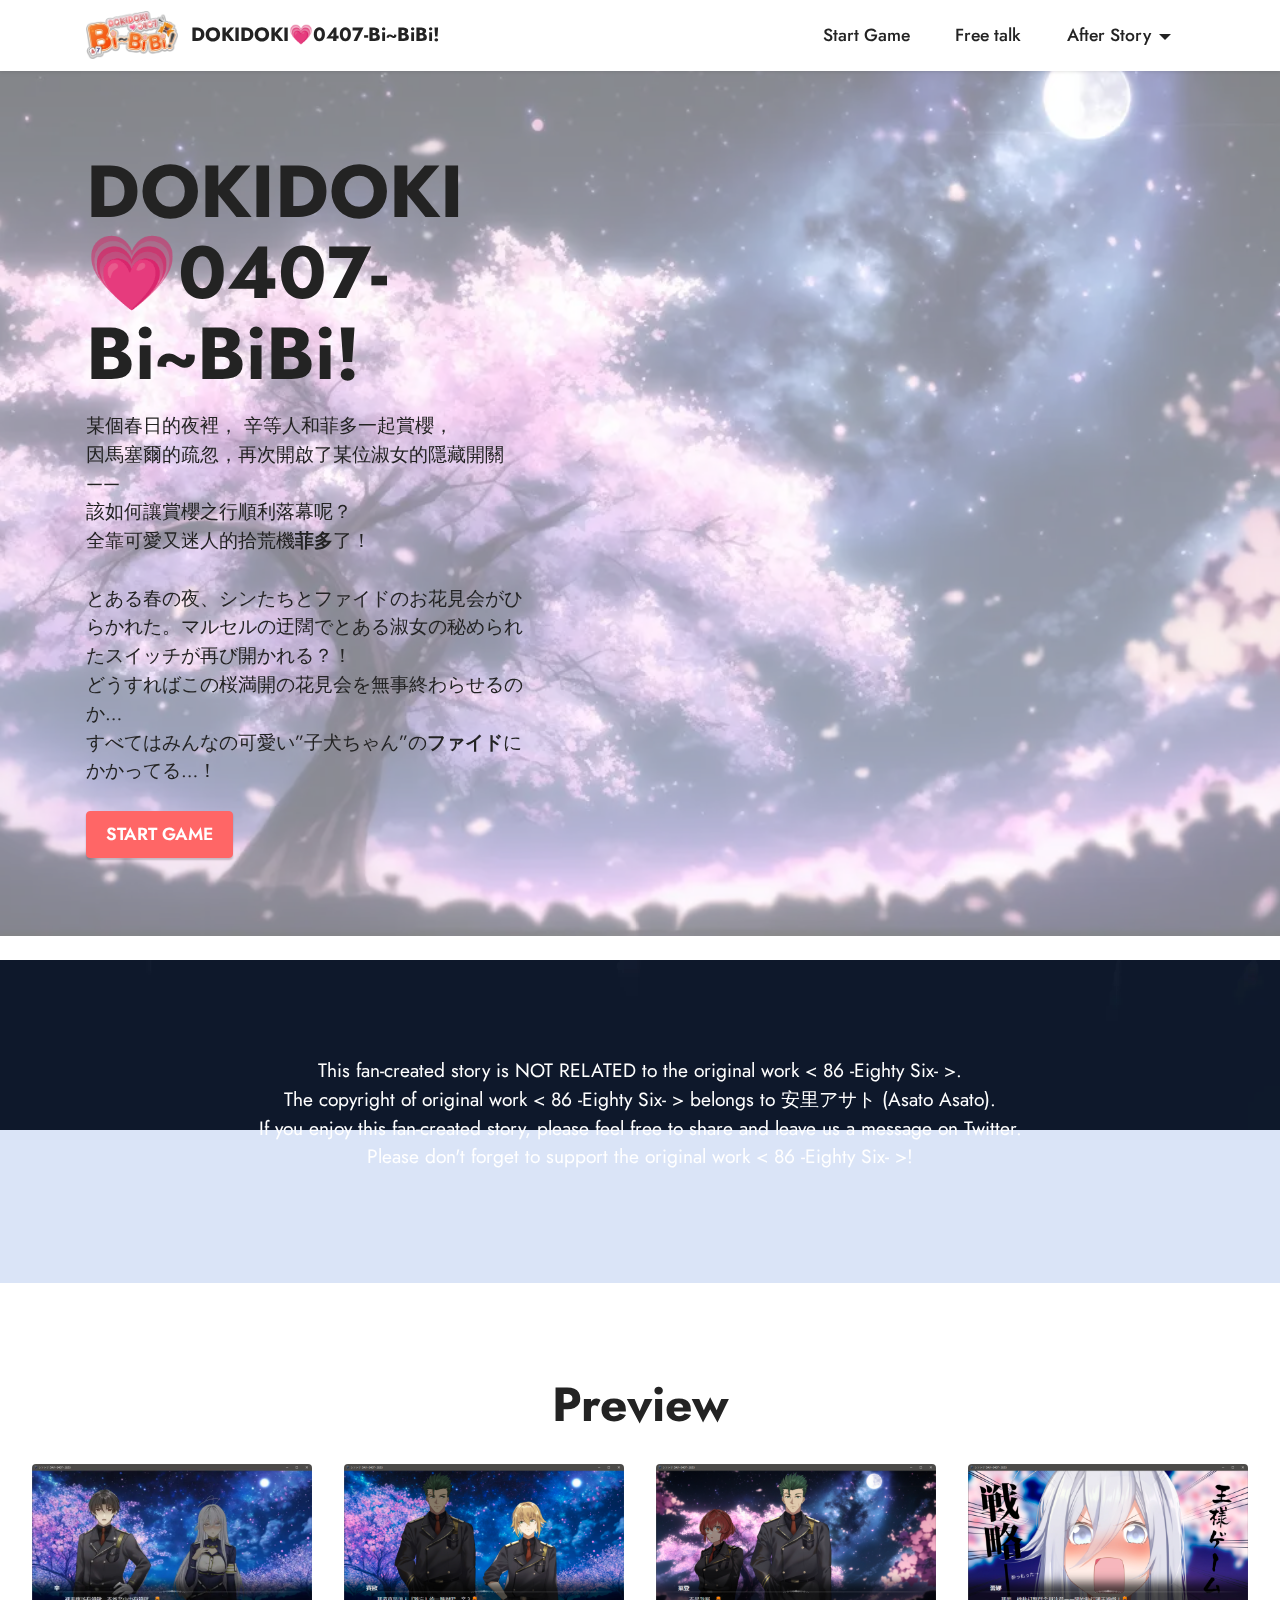
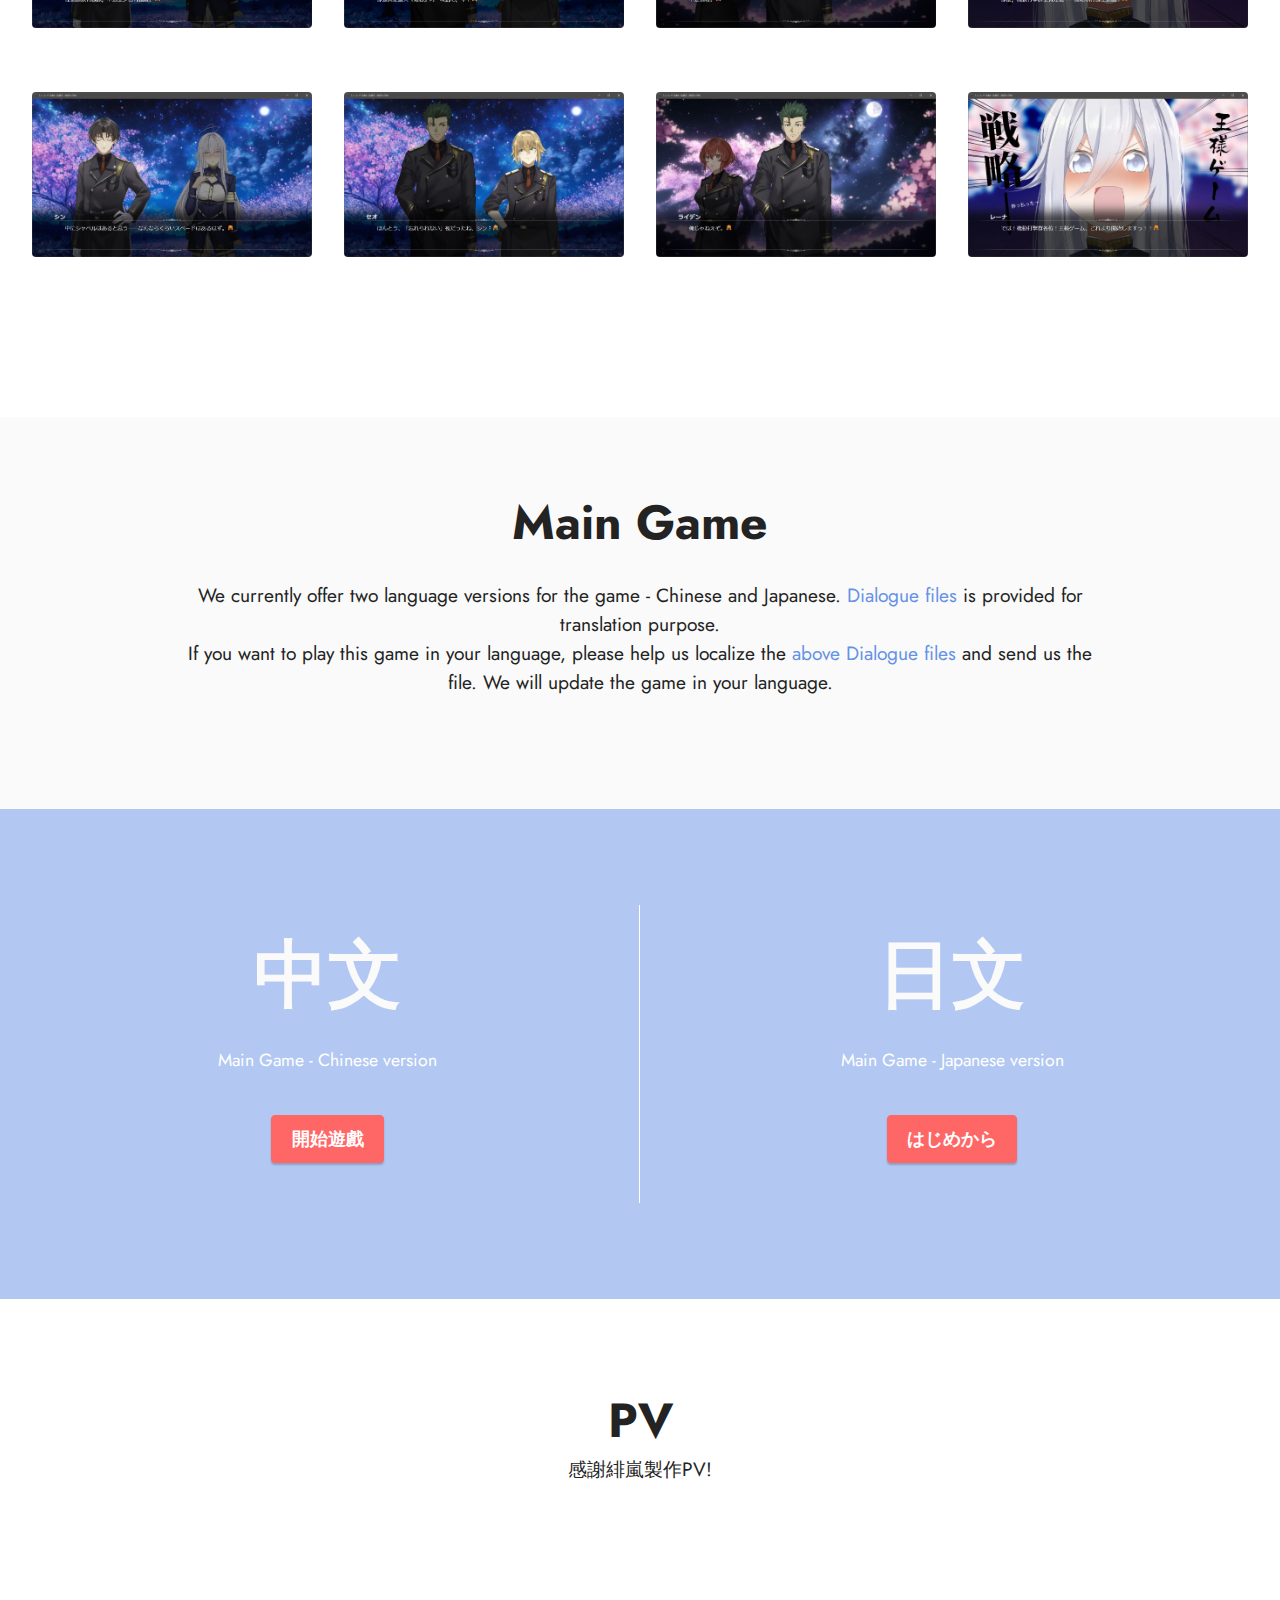
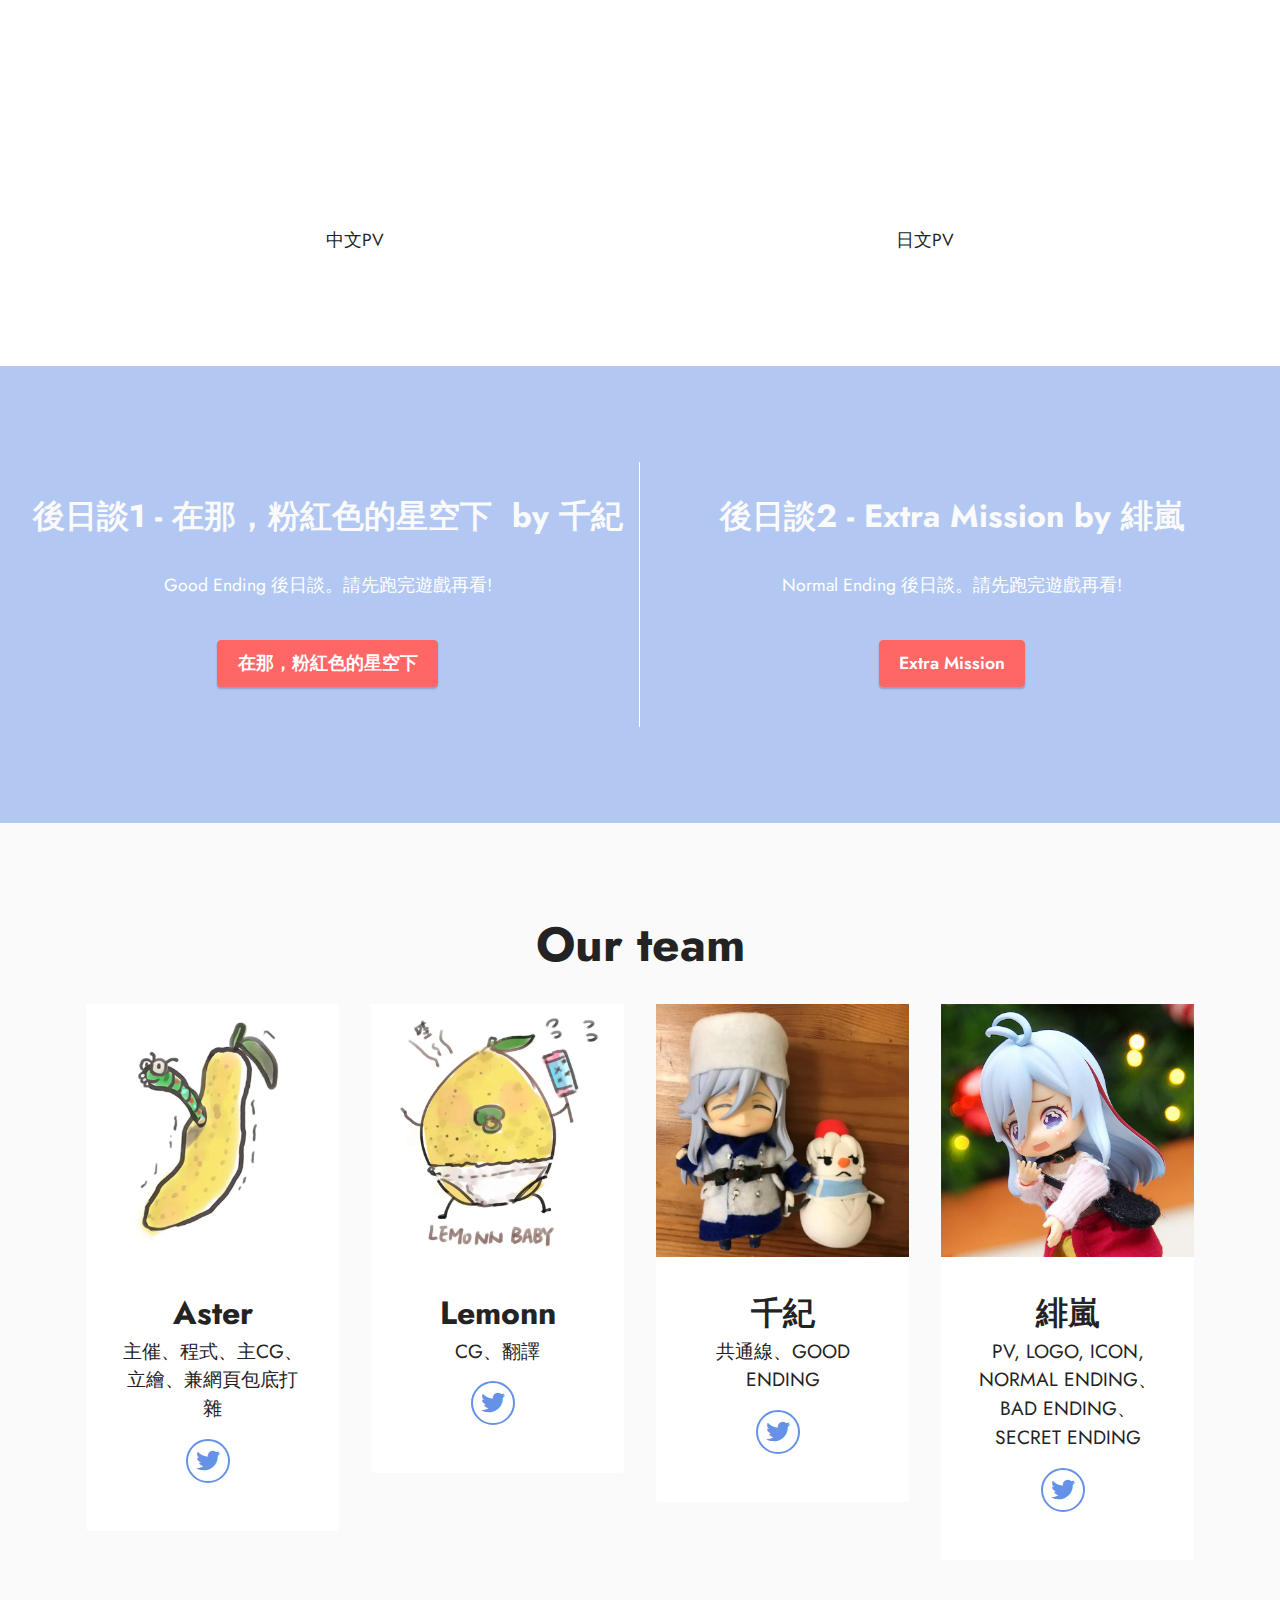
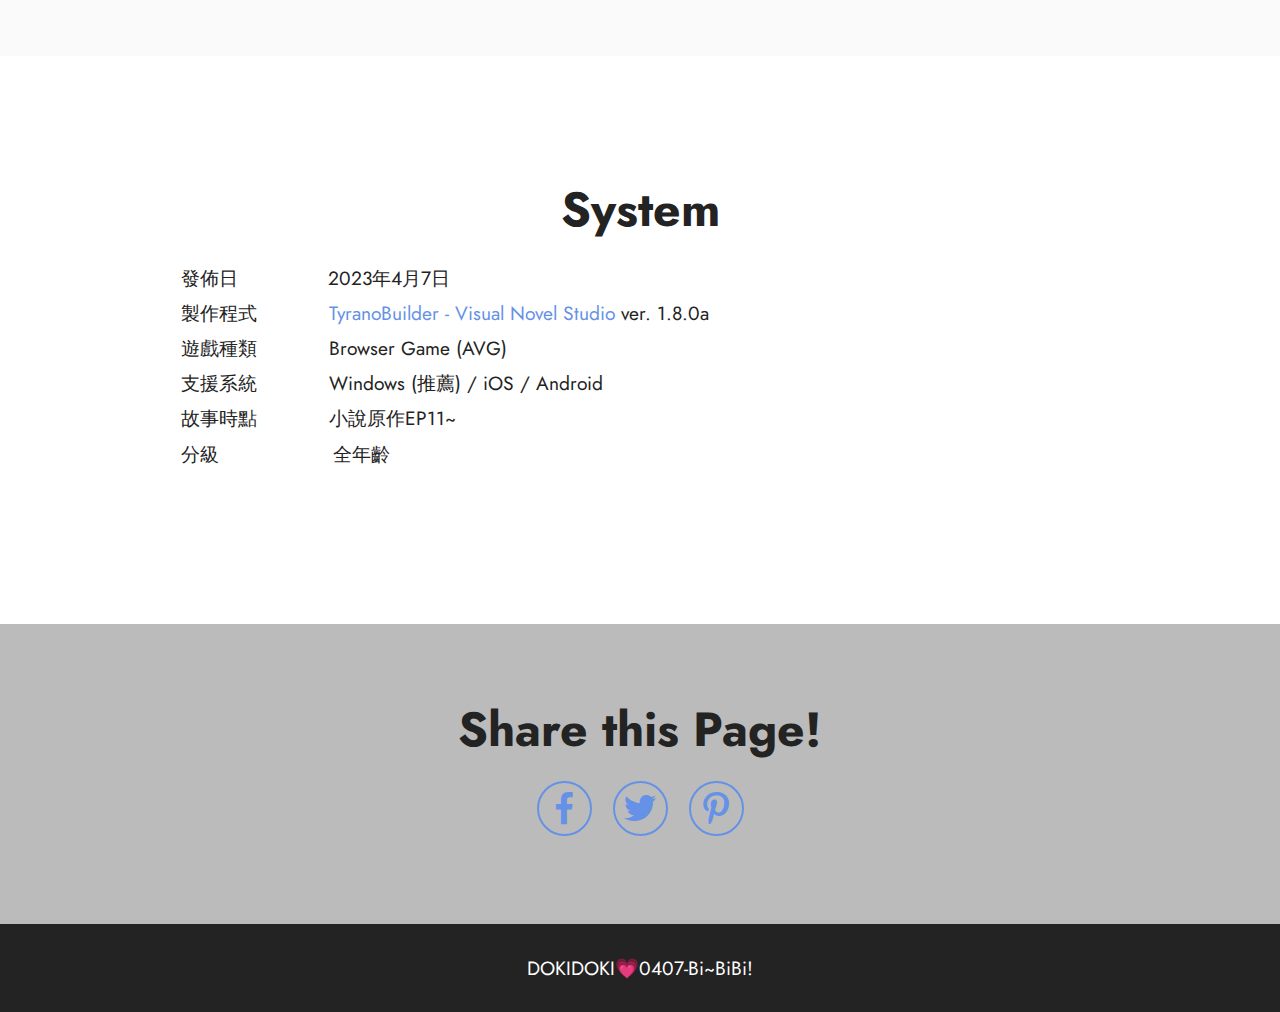
<file: index.html>
<!DOCTYPE html>
<html  >
<head>
  <!-- Site made with Mobirise Website Builder v5.8.4, https://mobirise.com -->
  <meta charset="UTF-8">
  <meta http-equiv="X-UA-Compatible" content="IE=edge">
  <meta name="generator" content="Mobirise v5.8.4, mobirise.com">
  <meta name="twitter:card" content="summary_large_image"/>
  <meta name="twitter:image:src" content="assets/images/index-meta.jpg">
  <meta property="og:image" content="assets/images/index-meta.jpg">
  <meta name="twitter:title" content="DOKIDOKI💗0407-Bi~BiBi! - シンレナ同人AVG 2023">
  <meta name="viewport" content="width=device-width, initial-scale=1, minimum-scale=1">
  <link rel="shortcut icon" href="assets/images/logo.png" type="image/x-icon">
  <meta name="description" content="とある春の夜、シンたちとファイドのお花見会がひらかれた。どうすればこの桜満開の花見会を無事終わらせるのか…
すべてはみんなの可愛い”子犬ちゃん”のファイドにかかってる…！">
  
  
  <title>DOKIDOKI💗0407-Bi~BiBi! - シンレナ同人AVG 2023</title>
  <link rel="stylesheet" href="assets/bootstrap/css/bootstrap.min.css">
  <link rel="stylesheet" href="assets/bootstrap/css/bootstrap-grid.min.css">
  <link rel="stylesheet" href="assets/bootstrap/css/bootstrap-reboot.min.css">
  <link rel="stylesheet" href="assets/parallax/jarallax.css">
  <link rel="stylesheet" href="assets/dropdown/css/style.css">
  <link rel="stylesheet" href="assets/socicon/css/styles.css">
  <link rel="stylesheet" href="assets/theme/css/style.css">
  <link rel="preload" href="https://fonts.googleapis.com/css?family=Jost:100,200,300,400,500,600,700,800,900,100i,200i,300i,400i,500i,600i,700i,800i,900i&display=swap" as="style" onload="this.onload=null;this.rel='stylesheet'">
  <noscript><link rel="stylesheet" href="https://fonts.googleapis.com/css?family=Jost:100,200,300,400,500,600,700,800,900,100i,200i,300i,400i,500i,600i,700i,800i,900i&display=swap"></noscript>
  <link rel="preload" as="style" href="assets/mobirise/css/mbr-additional.css"><link rel="stylesheet" href="assets/mobirise/css/mbr-additional.css" type="text/css">

  
  
  
</head>
<body>

<!-- Analytics -->
<!-- Google tag (gtag.js) -->
<script async src="https://www.googletagmanager.com/gtag/js?id=G-LKJP02T9CK"></script>
<script>
  window.dataLayer = window.dataLayer || [];
  function gtag(){dataLayer.push(arguments);}
  gtag('js', new Date());

  gtag('config', 'G-LKJP02T9CK');
</script>
<!-- /Analytics -->


  
  <section data-bs-version="5.1" class="menu menu1 cid-tzQ8Kci1uC" once="menu" id="menu1-1">
    

    <nav class="navbar navbar-dropdown navbar-fixed-top navbar-expand-lg">
        <div class="container">
            <div class="navbar-brand">
                <span class="navbar-logo">
                    
                        <a href="https://aster-86.github.io/shinlena_20230407/"><img src="assets/images/logo.webp" alt="DOKIDOKI💗0407-Bi~BiBi!" style="height: 3rem;"></a>
                    
                </span>
                <span class="navbar-caption-wrap"><a class="navbar-caption text-black text-primary display-7" href="https://aster-86.github.io/shinlena_20230407/">DOKIDOKI💗0407-Bi~BiBi!</a></span>
            </div>
            <button class="navbar-toggler" type="button" data-toggle="collapse" data-bs-toggle="collapse" data-target="#navbarSupportedContent" data-bs-target="#navbarSupportedContent" aria-controls="navbarNavAltMarkup" aria-expanded="false" aria-label="Toggle navigation">
                <div class="hamburger">
                    <span></span>
                    <span></span>
                    <span></span>
                    <span></span>
                </div>
            </button>
            <div class="collapse navbar-collapse" id="navbarSupportedContent">
                <ul class="navbar-nav nav-dropdown nav-right" data-app-modern-menu="true"><li class="nav-item"><a class="nav-link link text-black text-primary display-4" href="index.html#content4-y">Start Game</a></li>
                    <li class="nav-item"><a class="nav-link link text-black text-primary display-4" href="freetalk.html#content4-r" aria-expanded="false">Free talk</a></li>
                    <li class="nav-item dropdown"><a class="nav-link link text-black text-primary dropdown-toggle show display-4" href="ex1.html#content5-a" data-toggle="dropdown-submenu" data-bs-toggle="dropdown" data-bs-auto-close="outside" aria-expanded="true">After Story</a><div class="dropdown-menu show" aria-labelledby="dropdown-633" data-bs-popper="none"><a class="text-black text-primary dropdown-item display-4" href="ex2.html#content4-1d">在那，粉紅色的星空下</a><a class="text-black text-primary dropdown-item display-4" href="ex1.html#content4-v">Extra Mission</a></div>
                    </li></ul>
                
                
            </div>
        </div>
    </nav>
</section>

<section data-bs-version="5.1" class="header1 cid-tzQ8HpNa52 mbr-fullscreen mbr-parallax-background" id="header1-0">

    

    
    <div class="mbr-overlay" style="opacity: 0.5; background-color: rgb(255, 255, 255);"></div>

    <div class="container">
        <div class="row">
            <div class="col-12 col-lg-5">
                <h1 class="mbr-section-title mbr-fonts-style mb-3 display-1"><strong>DOKIDOKI💗0407-Bi~BiBi!</strong></h1>
                
                <p class="mbr-text mbr-fonts-style display-7">
                    某個春日的夜裡， 辛等人和菲多一起賞櫻，<br>因馬塞爾的疏忽，再次開啟了某位淑女的隱藏開關——<br>該如何讓賞櫻之行順利落幕呢？
<br>全靠可愛又迷人的拾荒機<strong>菲多</strong>了！<br><br>とある春の夜、シンたちとファイドのお花見会がひらかれた。マルセルの迂闊でとある淑女の秘められたスイッチが再び開かれる？！
<br>どうすればこの桜満開の花見会を無事終わらせるのか…<br>すべてはみんなの可愛い”子犬ちゃん”の<strong>ファイド</strong>にかかってる…！<br></p>
                <div class="mbr-section-btn mt-3"><a class="btn btn-secondary display-4" href="index.html#content4-y">START GAME</a></div>
            </div>
        </div>
    </div>
</section>

<section data-bs-version="5.1" class="header6 cid-tzVGxtOpd4 mbr-parallax-background" id="header6-l">

    

    
    <div class="mbr-overlay" style="opacity: 0.2; background-color: rgb(68, 121, 217);"></div>

    <div class="align-center container">
        <div class="row justify-content-center">
            <div class="col-12 col-lg-10">
                
                
                <p class="mbr-text mbr-white mbr-fonts-style display-7">This fan-created story is NOT RELATED to the original work &lt; 86 -Eighty Six- &gt;.
<br>The copyright of original work &lt; 86 -Eighty Six- &gt; belongs to 安里アサト (Asato Asato).
<br>If you enjoy this fan-created story, please feel free to share and leave us a message on Twitter. 
<br>Please don't forget to support the original work &lt; 86 -Eighty Six- &gt;!</p>
                
            </div>
        </div>
    </div>
</section>

<section data-bs-version="5.1" class="gallery1 cid-tA1d6MtTgp" id="gallery1-u">
    
    
    <div class="container-fluid">
        <div class="mbr-section-head">
            <h4 class="mbr-section-title mbr-fonts-style align-center mb-0 display-2">
                <strong>Preview</strong></h4>
            
        </div>
        <div class="row mt-4">
            <div class="item features-image сol-12 col-md-6 col-lg-3 active">
                <div class="item-wrapper">
                    <div class="item-img">
                        <img src="assets/images/03.webp" alt="DOKIDOKI💗0407-Bi~BiBi!" data-slide-to="4" data-bs-slide-to="4">
                    </div>
                    
                    
                </div>
            </div><div class="item features-image сol-12 col-md-6 col-lg-3">
                <div class="item-wrapper">
                    <div class="item-img">
                        <img src="assets/images/02.jpg" alt="DOKIDOKI💗0407-Bi~BiBi!" data-slide-to="1" data-bs-slide-to="1">
                    </div>
                    
                    
                </div>
            </div><div class="item features-image сol-12 col-md-6 col-lg-3">
                <div class="item-wrapper">
                    <div class="item-img">
                        <img src="assets/images/01.jpg" alt="DOKIDOKI💗0407-Bi~BiBi!" data-slide-to="2" data-bs-slide-to="2">
                    </div>
                    
                    
                </div>
            </div><div class="item features-image сol-12 col-md-6 col-lg-3">
                <div class="item-wrapper">
                    <div class="item-img">
                        <img src="assets/images/04.jpg" alt="DOKIDOKI💗0407-Bi~BiBi!" title="" data-slide-to="2" data-bs-slide-to="2">
                    </div>
                    
                    
                </div>
            </div>
            
            
            
        </div>
    </div>
</section>

<section data-bs-version="5.1" class="gallery1 cid-tAoR6OyhqG" id="gallery1-1r">
    
    
    <div class="container-fluid">
        
        <div class="row mt-4">
            <div class="item features-image сol-12 col-md-6 col-lg-3 active">
                <div class="item-wrapper">
                    <div class="item-img">
                        <img src="assets/images/07.webp" alt="DOKIDOKI💗0407-Bi~BiBi!" data-slide-to="0" data-bs-slide-to="0">
                    </div>
                    
                    
                </div>
            </div>
            <div class="item features-image сol-12 col-md-6 col-lg-3">
                <div class="item-wrapper">
                    <div class="item-img">
                        <img src="assets/images/06.webp" alt="DOKIDOKI💗0407-Bi~BiBi!" data-slide-to="1" data-bs-slide-to="1">
                    </div>
                    
                    
                </div>
            </div><div class="item features-image сol-12 col-md-6 col-lg-3">
                <div class="item-wrapper">
                    <div class="item-img">
                        <img src="assets/images/05.webp" alt="DOKIDOKI💗0407-Bi~BiBi!" data-slide-to="2" data-bs-slide-to="2">
                    </div>
                    
                    
                </div>
            </div>
            
            <div class="item features-image сol-12 col-md-6 col-lg-3">
                <div class="item-wrapper">
                    <div class="item-img">
                        <img src="assets/images/08.webp" alt="DOKIDOKI💗0407-Bi~BiBi!" title="" data-slide-to="3" data-bs-slide-to="3">
                    </div>
                    
                    
                </div>
            </div>
        </div>
    </div>
</section>

<section data-bs-version="5.1" class="content4 cid-tA1pocEEYd" id="content4-y">
    

    
    
    <div class="container">
        <div class="row justify-content-center">
            <div class="title col-md-12 col-lg-10">
                <h3 class="mbr-section-title mbr-fonts-style align-center mb-4 display-2"><strong>Main Game</strong></h3>
                <h4 class="mbr-section-subtitle align-center mbr-fonts-style mb-4 display-7">We currently offer two language versions for the game - Chinese and Japanese. <a href="https://docs.google.com/spreadsheets/d/e/2PACX-1vSYSZTYOPeLPtpDYKfV74wBJbiSU7rlWjKfgyubw1H8O6LNT4dt9ZtvDQENSLAPSQ9kXz_7ji_oZwVu/pubhtml#" class="text-primary">Dialogue files</a> is provided for translation purpose.
<div>If you want to play this game in your language, please help us localize the <a href="https://docs.google.com/spreadsheets/d/e/2PACX-1vSYSZTYOPeLPtpDYKfV74wBJbiSU7rlWjKfgyubw1H8O6LNT4dt9ZtvDQENSLAPSQ9kXz_7ji_oZwVu/pubhtml#" class="text-primary">above Dialogue files</a> and send us the file. We will update the game in your language.</div></h4>
                
            </div>
        </div>
    </div>
</section>

<section data-bs-version="5.1" class="info2 cid-tA1oH2oPba mbr-parallax-background" id="info2-x">
    

    
    <div class="mbr-overlay" style="opacity: 0.5; background-color: rgb(101, 146, 230);"></div>
    <div class="align-center container-fluid">
        <div class="row justify-content-center">
            <div class="card col-12 col-lg-6">
                <div class="wrapper">
                    <h3 class="mbr-section-title mb-4 mbr-fonts-style display-1"><strong>中文</strong></h3>
                    <p class="mbr-text mb-4 mbr-fonts-style display-4">
                        Main Game - Chinese version</p>
                    <div class="mbr-section-btn"><a class="btn btn-secondary display-4" href="/shinlena_20230407/cht/index.html" target="_blank">開始遊戲</a></div>
                </div>
            </div>
            <div class="col-12 col-lg-6">
                <div class="wrapper">
                    <h3 class="mbr-section-title mbr-fonts-style mb-4 display-1">
                        <strong>日文</strong></h3>
                    <p class="mbr-text mbr-fonts-style mb-4 display-4">
                        Main Game - Japanese version</p>
                    <div class="mbr-section-btn"><a class="btn btn-secondary display-4" href="/shinlena_20230407/jpn/index.html" target="_blank">はじめから</a></div>
                </div>
            </div>
        </div>
    </div>
</section>

<section data-bs-version="5.1" class="video3 cid-tzQ965DvPC mbr-parallax-background" id="video3-6">
    
    
    <div class="mbr-overlay" style="opacity: 0.4; background-color: rgb(255, 255, 255);"></div>
    <div class="container">
        <div class="mbr-section-head">
            <h4 class="mbr-section-title mbr-fonts-style mb-0 display-2">
                <strong>PV</strong></h4>
            <h5 class="mbr-section-subtitle mbr-fonts-style mb-0 mt-2 display-7">感謝緋嵐製作PV!</h5>
        </div>
        <div class="row mt-4">
            <div class="col-12 col-md-6 video-block">
                <div class="video-wrapper"><iframe class="mbr-embedded-video" src="https://www.youtube.com/embed/dtThqxLNIic?rel=0&amp;amp;&amp;showinfo=0&amp;autoplay=0&amp;loop=0" width="1280" height="720" frameborder="0" allowfullscreen></iframe></div>
                <p class="mbr-text pt-2 mbr-fonts-style display-4">
                    中文PV</p>
            </div>
            <div class="col-12 col-md-6 video-block">
                <div class="video-wrapper"><iframe class="mbr-embedded-video" src="https://www.youtube.com/embed/M962GXR4EQU?rel=0&amp;amp;&amp;showinfo=0&amp;autoplay=0&amp;loop=0" width="1280" height="720" frameborder="0" allowfullscreen></iframe></div>
                <p class="mbr-text pt-2 mbr-fonts-style display-4">
                    日文PV</p>
            </div>
        </div>
    </div>
</section>

<section data-bs-version="5.1" class="info2 cid-tAosT1SLiB mbr-parallax-background" id="info2-1q">
    

    
    <div class="mbr-overlay" style="opacity: 0.5; background-color: rgb(101, 146, 230);"></div>
    <div class="align-center container-fluid">
        <div class="row justify-content-center">
            <div class="card col-12 col-lg-6">
                <div class="wrapper">
                    <h3 class="mbr-section-title mb-4 mbr-fonts-style display-5"><strong>後日談1 - 在那，粉紅色的星空下&nbsp; by 千紀</strong></h3>
                    <p class="mbr-text mb-4 mbr-fonts-style display-4">Good Ending 後日談。請先跑完遊戲再看!</p>
                    <div class="mbr-section-btn"><a class="btn btn-secondary display-4" href="ex2.html#content4-1d">在那，粉紅色的星空下</a></div>
                </div>
            </div>
            <div class="col-12 col-lg-6">
                <div class="wrapper">
                    <h3 class="mbr-section-title mbr-fonts-style mb-4 display-5">
                        <strong>後日談2 - Extra Mission by 緋嵐</strong></h3>
                    <p class="mbr-text mbr-fonts-style mb-4 display-4">Normal Ending 後日談。請先跑完遊戲再看!</p>
                    <div class="mbr-section-btn"><a class="btn btn-secondary display-4" href="ex1.html#content4-v">Extra Mission</a></div>
                </div>
            </div>
        </div>
    </div>
</section>

<section data-bs-version="5.1" class="team1 cid-tzQ8Nn7v9v" id="team1-2">
    

    
    
    <div class="container">
        <div class="row justify-content-center">
            <div class="col-12">
                <h3 class="mbr-section-title mbr-fonts-style align-center mb-4 display-2">
                    <strong>Our team</strong>
                </h3>
                
            </div>
            <div class="col-sm-6 col-lg-3">
                <div class="card-wrap">
                    <div class="image-wrap">
                        <img src="assets/images/aster-icon.webp" alt="Mobirise Website Builder">
                    </div>
                    <div class="content-wrap">
                        <h5 class="mbr-section-title card-title mbr-fonts-style align-center m-0 display-5">
                            <strong>Aster</strong></h5>
                        
                        <p class="card-text mbr-fonts-style align-center display-7">主催、程式、主CG、立繪、兼網頁包底打雜<br></p>
                        <div class="social-row display-7">
                            <div class="soc-item">
                                <a href="http://twitter.com/aster_86" target="_blank">
                                    <span class="mbr-iconfont socicon-twitter socicon"></span>
                                </a>
                            </div>
                            
                            
                            
                            
                        </div>
                        
                    </div>
                </div>
            </div>

            <div class="col-sm-6 col-lg-3">
                <div class="card-wrap">
                    <div class="image-wrap">
                        <img src="assets/images/lemonn-icon.webp" alt="Mobirise Website Builder">
                    </div>
                    <div class="content-wrap">
                        <h5 class="mbr-section-title card-title mbr-fonts-style align-center m-0 display-5">
                            <strong>Lemonn</strong></h5>
                        
                        <p class="card-text mbr-fonts-style align-center display-7">
                            CG、翻譯</p>
                        <div class="social-row display-7">
                            <div class="soc-item">
                                <a href="http://twitter.com/Fruits_Lemonn" target="_blank">
                                    <span class="mbr-iconfont socicon-twitter socicon"></span>
                                </a>
                            </div>
                            
                            
                            
                            
                        </div>
                        
                    </div>
                </div>
            </div>

            <div class="col-sm-6 col-lg-3">
                <div class="card-wrap">
                    <div class="image-wrap">
                        <img src="assets/images/chi-icon.webp" alt="DOKIDOKI💗0407-Bi~BiBi!">
                    </div>
                    <div class="content-wrap">
                        <h5 class="mbr-section-title card-title mbr-fonts-style align-center m-0 display-5"><strong>千紀</strong></h5>
                        
                        <p class="card-text mbr-fonts-style align-center display-7">
                            共通線、GOOD ENDING</p>
                        <div class="social-row display-7">
                            <div class="soc-item">
                                <a href="http://twitter.com/chikitaneh" target="_blank">
                                    <span class="mbr-iconfont socicon-twitter socicon"></span>
                                </a>
                            </div>
                            
                            
                            
                            
                        </div>
                        
                    </div>
                </div>
            </div>

            <div class="col-sm-6 col-lg-3">
                <div class="card-wrap">
                    <div class="image-wrap">
                        <img src="assets/images/fei-icon.webp" alt="DOKIDOKI💗0407-Bi~BiBi!">
                    </div>
                    <div class="content-wrap">
                        <h5 class="mbr-section-title card-title mbr-fonts-style align-center m-0 display-5">
                            <strong>緋嵐</strong></h5>
                        
                        <p class="card-text mbr-fonts-style align-center display-7">PV, LOGO, ICON, NORMAL ENDING、BAD ENDING、SECRET ENDING</p>
                        <div class="social-row display-7">
                            <div class="soc-item">
                                <a href="http://twitter.com/akine0108" target="_blank">
                                    <span class="mbr-iconfont socicon-twitter socicon"></span>
                                </a>
                            </div>
                            
                            
                            
                            
                        </div>
                        
                    </div>
                </div>
            </div>
        </div>
    </div>
</section>

<section data-bs-version="5.1" class="content4 cid-tAgmwWdkEP" id="content4-12">
    

    
    
    <div class="container">
        <div class="row justify-content-center">
            <div class="title col-md-12 col-lg-10">
                <h3 class="mbr-section-title mbr-fonts-style align-center mb-4 display-2">
                    <strong>System</strong></h3>
                <h4 class="mbr-section-subtitle align-center mbr-fonts-style mb-4 display-7"><p>發佈日&nbsp;&nbsp;&nbsp;&nbsp;&nbsp; &nbsp;&nbsp;&nbsp;&nbsp;&nbsp;&nbsp;&nbsp;&nbsp;&nbsp;2023年4月7日</p><p>製作程式&nbsp; &nbsp;&nbsp;&nbsp;&nbsp;&nbsp;&nbsp;&nbsp;&nbsp;&nbsp;&nbsp;<a href="https://tyranobuilder.com/" class="text-primary" target="_blank">TyranoBuilder - Visual Novel Studio</a>&nbsp;ver. 1.8.0a</p><p>遊戲種類&nbsp; &nbsp;&nbsp;&nbsp;&nbsp;&nbsp;&nbsp;&nbsp;&nbsp;&nbsp; Browser Game (AVG)</p><p>支援系統&nbsp; &nbsp;&nbsp;&nbsp;&nbsp;&nbsp;&nbsp;&nbsp;&nbsp;&nbsp; Windows (推薦) / iOS /&nbsp;Android</p><p>故事時點&nbsp;&nbsp;&nbsp;&nbsp;&nbsp;&nbsp;&nbsp;&nbsp;&nbsp; &nbsp; 小說原作EP11~</p><p>分級&nbsp; &nbsp; &nbsp; &nbsp; &nbsp; &nbsp; &nbsp; &nbsp;&nbsp;&nbsp;&nbsp;&nbsp;全年齡</p></h4>
                
            </div>
        </div>
    </div>
</section>

<section data-bs-version="5.1" class="social2 cid-tzQ8QhCij0" id="share2-3">
    
     
    
    
    

    <div class="container">
        <div class="media-container-row">
            <div class="col-12">
                <h3 class="mbr-section-title align-center mb-3 mbr-fonts-style display-2">
                    <strong>Share this Page!</strong>
                </h3>
                <div>
                    <div class="mbr-social-likes align-center" data-counters="false">
                        <span class="btn btn-social facebook m-2">
                            <i class="socicon socicon-facebook"></i>
                        </span>
                        <span class="btn btn-social twitter m-2">
                            <i class="socicon socicon-twitter"></i>
                        </span>
                        
                        
                        <span class="btn btn-social pinterest m-2">
                            <i class="socicon socicon-pinterest"></i>
                        </span>
                        
                    </div>
                </div>
            </div>
        </div>
    </div>
</section>

<section data-bs-version="5.1" class="footer7 cid-tzVKbYfYFB" once="footers" id="footer7-t">

    

    

    <div class="container">
        <div class="media-container-row align-center mbr-white">
            <div class="col-12">
                <p class="mbr-text mb-0 mbr-fonts-style display-7">
                    DOKIDOKI💗0407-Bi~BiBi!
                </p>
            </div>
        </div>
    </div>
</section><script src="assets/bootstrap/js/bootstrap.bundle.min.js"></script>  <script src="assets/parallax/jarallax.js"></script>  <script src="assets/smoothscroll/smooth-scroll.js"></script>  <script src="assets/ytplayer/index.js"></script>  <script src="assets/dropdown/js/navbar-dropdown.js"></script>  <script src="assets/playervimeo/vimeo_player.js"></script>  <script src="assets/sociallikes/social-likes.js"></script>  <script src="assets/theme/js/script.js"></script>  
  
  
</body>
</html>
</file>
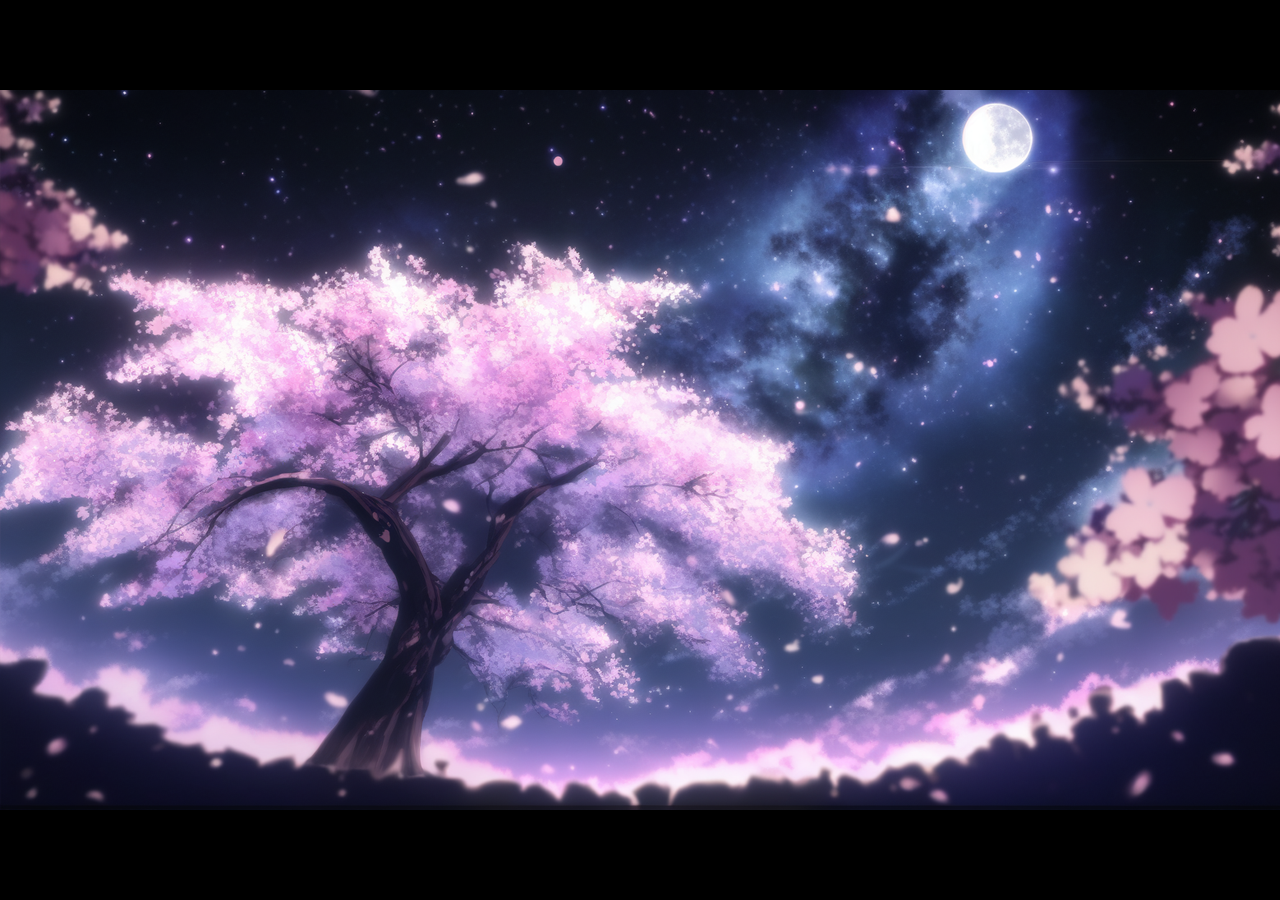
<file: cht/index.html>
<!DOCTYPE html>
<html>
<head>
  <title>Fido Loading - 20230407</title>

<meta http-equiv="Content-Type" content="text/html; charset=utf-8" />

<meta name="viewport" content=" user-scalable=no" />  

<link href="./tyrano/tyrano.css" rel="stylesheet" type="text/css"/>
<link href="./tyrano/animate.css" rel="stylesheet" type="text/css"/>
<link href="./tyrano/libs/jquery-ui.css" rel="stylesheet" type="text/css"/>

<script type="text/javascript" src="./tyrano/libs/jquery-2.0.3.min.js"></script>
<script type="text/javascript" src="./tyrano/libs/jquery-ui.min.js"></script>
<script type="text/javascript" src="./tyrano/libs/jquery.a3d.js"></script>
<script type="text/javascript" src="./tyrano/libs/jsrender.min.js"></script>

<!-- 廃止予定 alertify.js -->
<link href="./tyrano/libs/alertify/alertify.core.css" rel="stylesheet" type="text/css"/>
<link href="./tyrano/libs/alertify/alertify.default.css" rel="stylesheet" type="text/css"/>
<script type="text/javascript" src="./tyrano/libs/alertify/alertify.min.js"></script>

<!-- remodal -->
<link rel="stylesheet" href="./tyrano/libs/remodal/remodal.css">
<link rel="stylesheet" href="./tyrano/libs/remodal/remodal-default-theme.css">
<script src="./tyrano/libs/remodal/remodal.js"></script>


<script type="text/javascript" src="./tyrano/libs/html2canvas.js"></script>

<script type="text/javascript" src="./data/system/KeyConfig.js"></script>

<script type="text/javascript" src="./tyrano/lang.js" ></script>
<script type="text/javascript" src="./tyrano/libs.js" ></script>

<script type="text/javascript" src="./tyrano/tyrano.js" ></script>
<script type="text/javascript" src="./tyrano/tyrano.base.js" ></script>

<script type="text/javascript" src="./tyrano/plugins/kag/kag.js" ></script>
<script type="text/javascript" src="./tyrano/plugins/kag/kag.event.js" ></script>
<script type="text/javascript" src="./tyrano/plugins/kag/kag.key_mouse.js" ></script>
<script type="text/javascript" src="./tyrano/plugins/kag/kag.layer.js" ></script>
<script type="text/javascript" src="./tyrano/plugins/kag/kag.menu.js" ></script>
<script type="text/javascript" src="./tyrano/plugins/kag/kag.parser.js" ></script>
<script type="text/javascript" src="./tyrano/plugins/kag/kag.rider.js" ></script>
<script type="text/javascript" src="./tyrano/plugins/kag/kag.tag_audio.js" ></script>
<script type="text/javascript" src="./tyrano/plugins/kag/kag.tag_camera.js" ></script>
<script type="text/javascript" src="./tyrano/plugins/kag/kag.tag_ext.js" ></script>
<script type="text/javascript" src="./tyrano/plugins/kag/kag.tag_system.js" ></script>
<script type="text/javascript" src="./tyrano/plugins/kag/kag.tag.js" ></script>


<link href="./tyrano/libs/textillate/assets/animate.css" rel="stylesheet">
<script type="text/javascript" src="./tyrano/libs/textillate/assets/jquery.lettering.js"></script>
<script type="text/javascript" src="./tyrano/libs/textillate/jquery.textillate.js"></script>
<script type="text/javascript" src="./tyrano/libs/jquery.touchSwipe.min.js"></script>

<script type="text/javascript" src="./tyrano/libs/lz-string.min.js"></script>

<script type="text/javascript">
function doScroll() { if (window.pageYOffset === 0) { window.scrollTo(0,1); } }  
window.onload = function() { setTimeout(doScroll, 100); }  

</script>  

</head>

<body onselectstart="return false" onContextmenu="return false" ontouchmove="event.preventDefault()" >

<div id="tyrano_base" class="tyrano_base" style="overflow:hidden" unselectable="on" ondragstart="return false" ></div>


<!--  First シナリオファイルに外部ファイルを利用したい場合は、こちらにシナリオファイルのURLを指定できます-->
<!--
<input type="hidden" id="first_scenario_file" value="http://test.com/tyrano/data/scenario/first.ks">
-->

<!-- モーダル用 -->
<div class="remodal-bg" ></div>
<div class="remodal" data-remodal-id="modal" data-remodal-options="closeOnEscape:false, closeOnOutsideClick:false">
  <!--
  <button data-remodal-action="close" class="remodal-close"></button>
  -->
  <h1 class="remodal_title"></h1>
  <p class="remodal_txt">
  </p>
  <br>
  <button data-remodal-action="cancel" class="remodal-cancel">Cancel</button>
  <button data-remodal-action="confirm" class="remodal-confirm">OK</button>
</div>


</body>
</html>
</file>
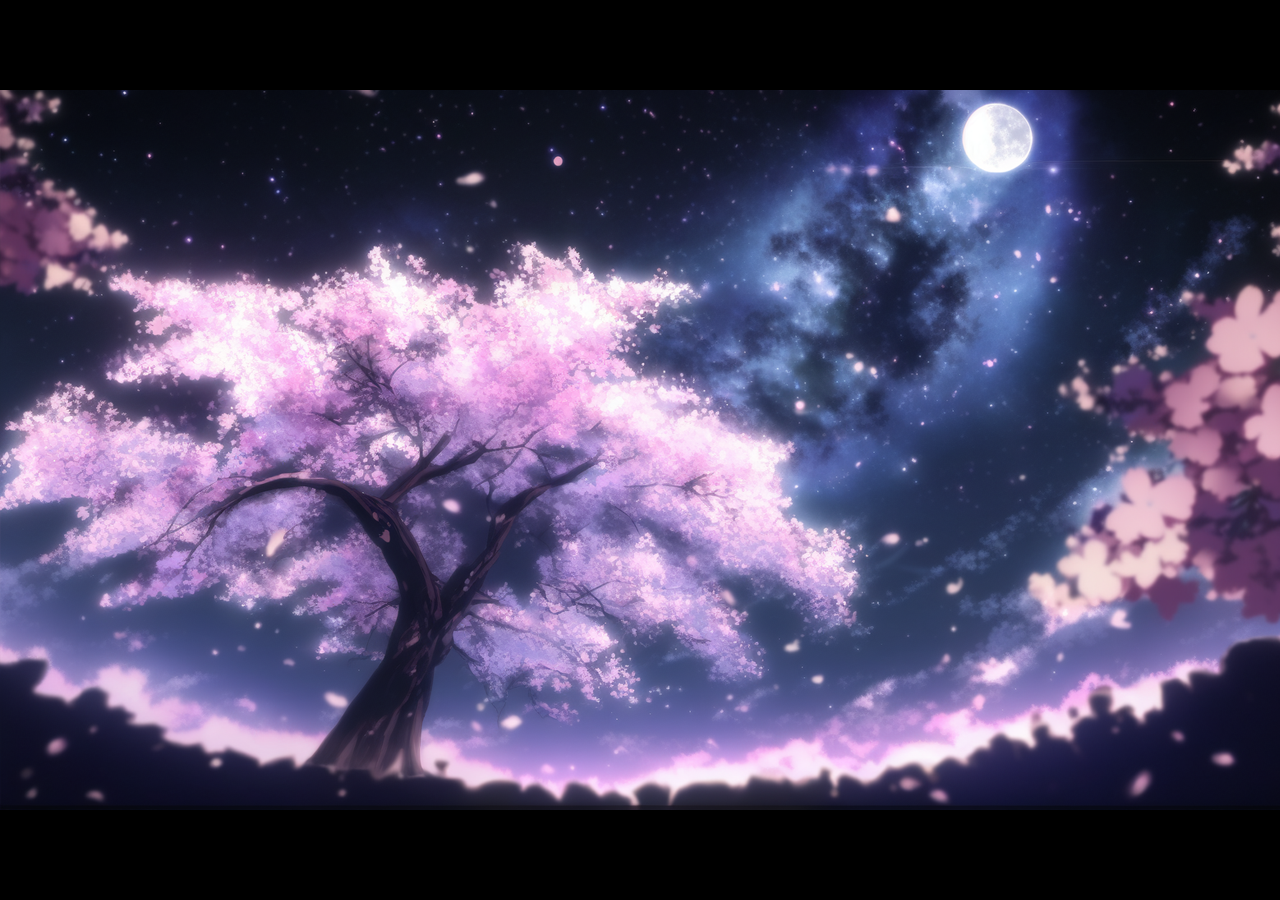
<file: jpn/index.html>
<!DOCTYPE html>
<html>
<head>
  <title>Fido Loading</title>

<meta http-equiv="Content-Type" content="text/html; charset=utf-8" />

<meta name="viewport" content=" user-scalable=no" />  

<link href="./tyrano/tyrano.css" rel="stylesheet" type="text/css"/>
<link href="./tyrano/animate.css" rel="stylesheet" type="text/css"/>
<link href="./tyrano/libs/jquery-ui.css" rel="stylesheet" type="text/css"/>

<script type="text/javascript" src="./tyrano/libs/jquery-2.0.3.min.js"></script>
<script type="text/javascript" src="./tyrano/libs/jquery-ui.min.js"></script>
<script type="text/javascript" src="./tyrano/libs/jquery.a3d.js"></script>
<script type="text/javascript" src="./tyrano/libs/jsrender.min.js"></script>

<!-- 廃止予定 alertify.js -->
<link href="./tyrano/libs/alertify/alertify.core.css" rel="stylesheet" type="text/css"/>
<link href="./tyrano/libs/alertify/alertify.default.css" rel="stylesheet" type="text/css"/>
<script type="text/javascript" src="./tyrano/libs/alertify/alertify.min.js"></script>

<!-- remodal -->
<link rel="stylesheet" href="./tyrano/libs/remodal/remodal.css">
<link rel="stylesheet" href="./tyrano/libs/remodal/remodal-default-theme.css">
<script src="./tyrano/libs/remodal/remodal.js"></script>


<script type="text/javascript" src="./tyrano/libs/html2canvas.js"></script>

<script type="text/javascript" src="./data/system/KeyConfig.js"></script>

<script type="text/javascript" src="./tyrano/lang.js" ></script>
<script type="text/javascript" src="./tyrano/libs.js" ></script>

<script type="text/javascript" src="./tyrano/tyrano.js" ></script>
<script type="text/javascript" src="./tyrano/tyrano.base.js" ></script>

<script type="text/javascript" src="./tyrano/plugins/kag/kag.js" ></script>
<script type="text/javascript" src="./tyrano/plugins/kag/kag.event.js" ></script>
<script type="text/javascript" src="./tyrano/plugins/kag/kag.key_mouse.js" ></script>
<script type="text/javascript" src="./tyrano/plugins/kag/kag.layer.js" ></script>
<script type="text/javascript" src="./tyrano/plugins/kag/kag.menu.js" ></script>
<script type="text/javascript" src="./tyrano/plugins/kag/kag.parser.js" ></script>
<script type="text/javascript" src="./tyrano/plugins/kag/kag.rider.js" ></script>
<script type="text/javascript" src="./tyrano/plugins/kag/kag.tag_audio.js" ></script>
<script type="text/javascript" src="./tyrano/plugins/kag/kag.tag_camera.js" ></script>
<script type="text/javascript" src="./tyrano/plugins/kag/kag.tag_ext.js" ></script>
<script type="text/javascript" src="./tyrano/plugins/kag/kag.tag_system.js" ></script>
<script type="text/javascript" src="./tyrano/plugins/kag/kag.tag.js" ></script>


<link href="./tyrano/libs/textillate/assets/animate.css" rel="stylesheet">
<script type="text/javascript" src="./tyrano/libs/textillate/assets/jquery.lettering.js"></script>
<script type="text/javascript" src="./tyrano/libs/textillate/jquery.textillate.js"></script>
<script type="text/javascript" src="./tyrano/libs/jquery.touchSwipe.min.js"></script>

<script type="text/javascript" src="./tyrano/libs/lz-string.min.js"></script>

<script type="text/javascript">
function doScroll() { if (window.pageYOffset === 0) { window.scrollTo(0,1); } }  
window.onload = function() { setTimeout(doScroll, 100); }  

</script>  

</head>

<body onselectstart="return false" onContextmenu="return false" ontouchmove="event.preventDefault()" >

<div id="tyrano_base" class="tyrano_base" style="overflow:hidden" unselectable="on" ondragstart="return false" ></div>


<!--  First シナリオファイルに外部ファイルを利用したい場合は、こちらにシナリオファイルのURLを指定できます-->
<!--
<input type="hidden" id="first_scenario_file" value="http://test.com/tyrano/data/scenario/first.ks">
-->

<!-- モーダル用 -->
<div class="remodal-bg" ></div>
<div class="remodal" data-remodal-id="modal" data-remodal-options="closeOnEscape:false, closeOnOutsideClick:false">
  <!--
  <button data-remodal-action="close" class="remodal-close"></button>
  -->
  <h1 class="remodal_title"></h1>
  <p class="remodal_txt">
  </p>
  <br>
  <button data-remodal-action="cancel" class="remodal-cancel">Cancel</button>
  <button data-remodal-action="confirm" class="remodal-confirm">OK</button>
</div>


</body>
</html>
</file>
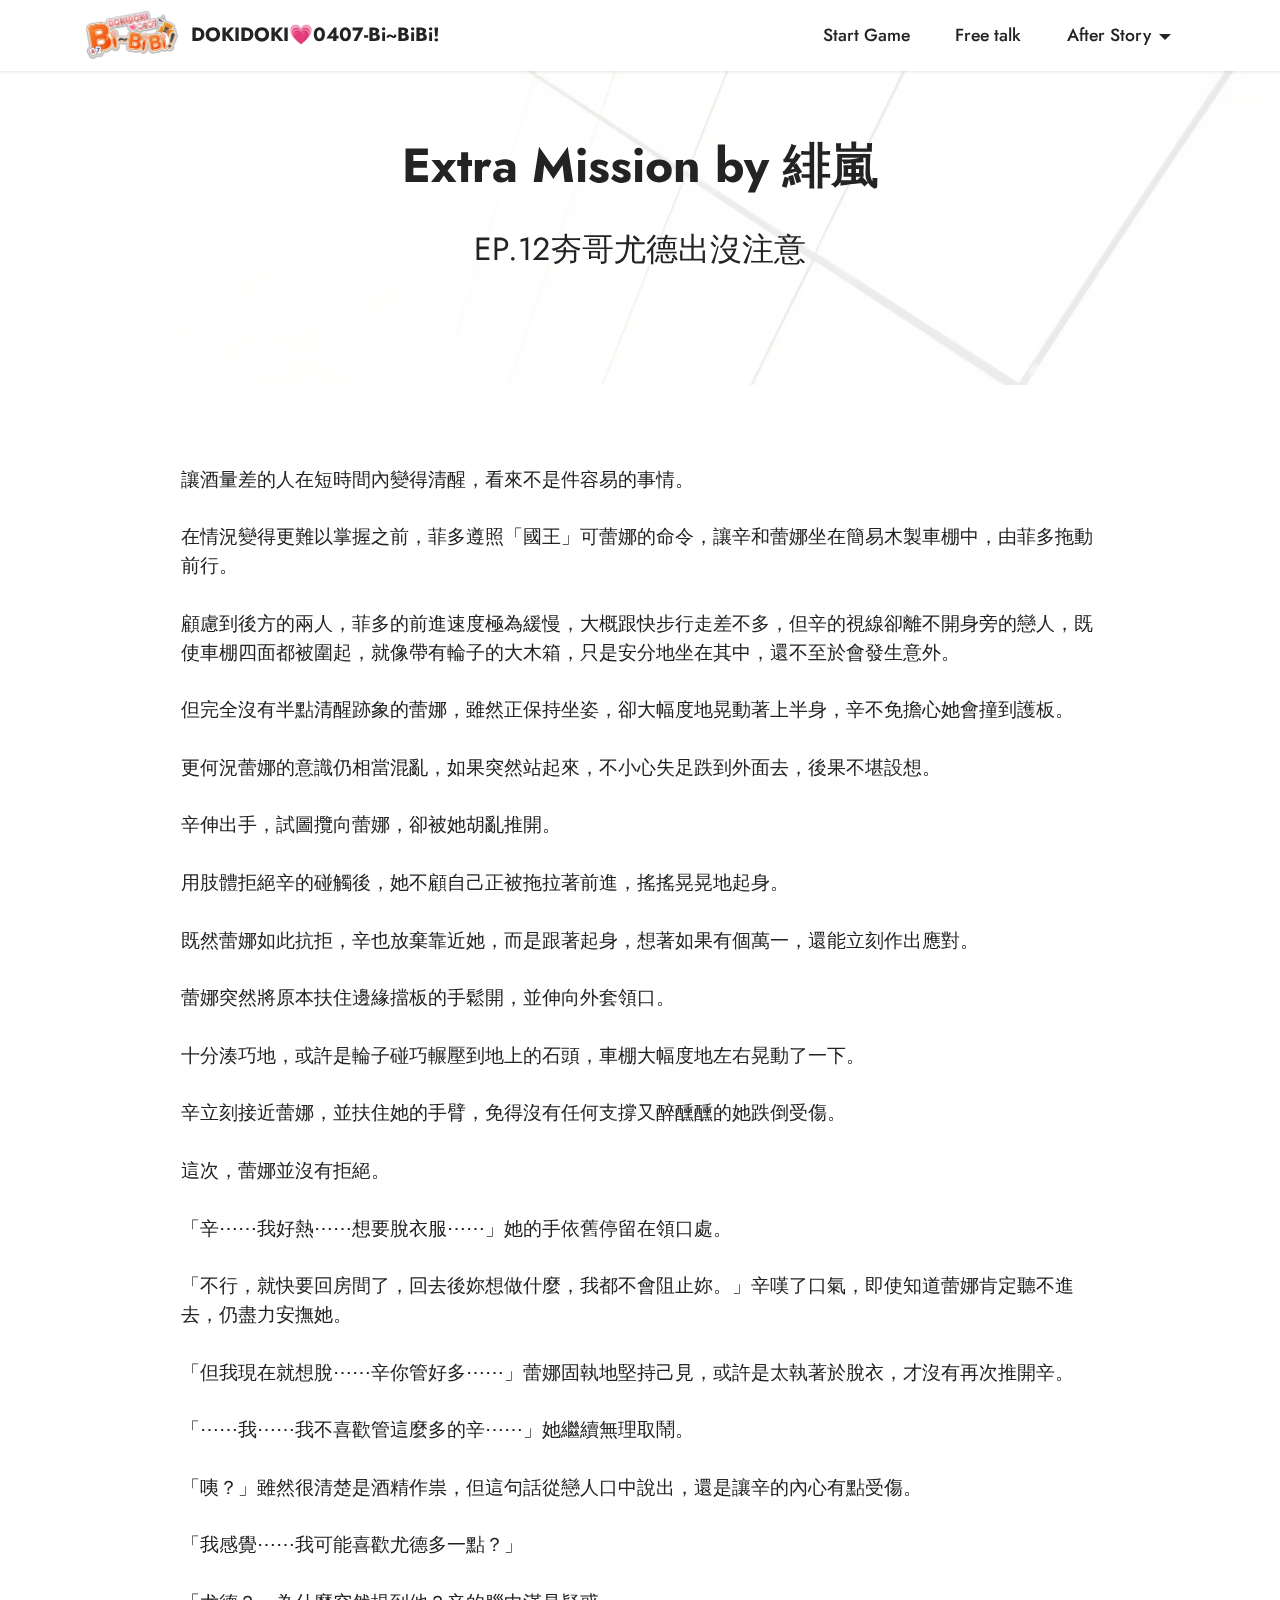
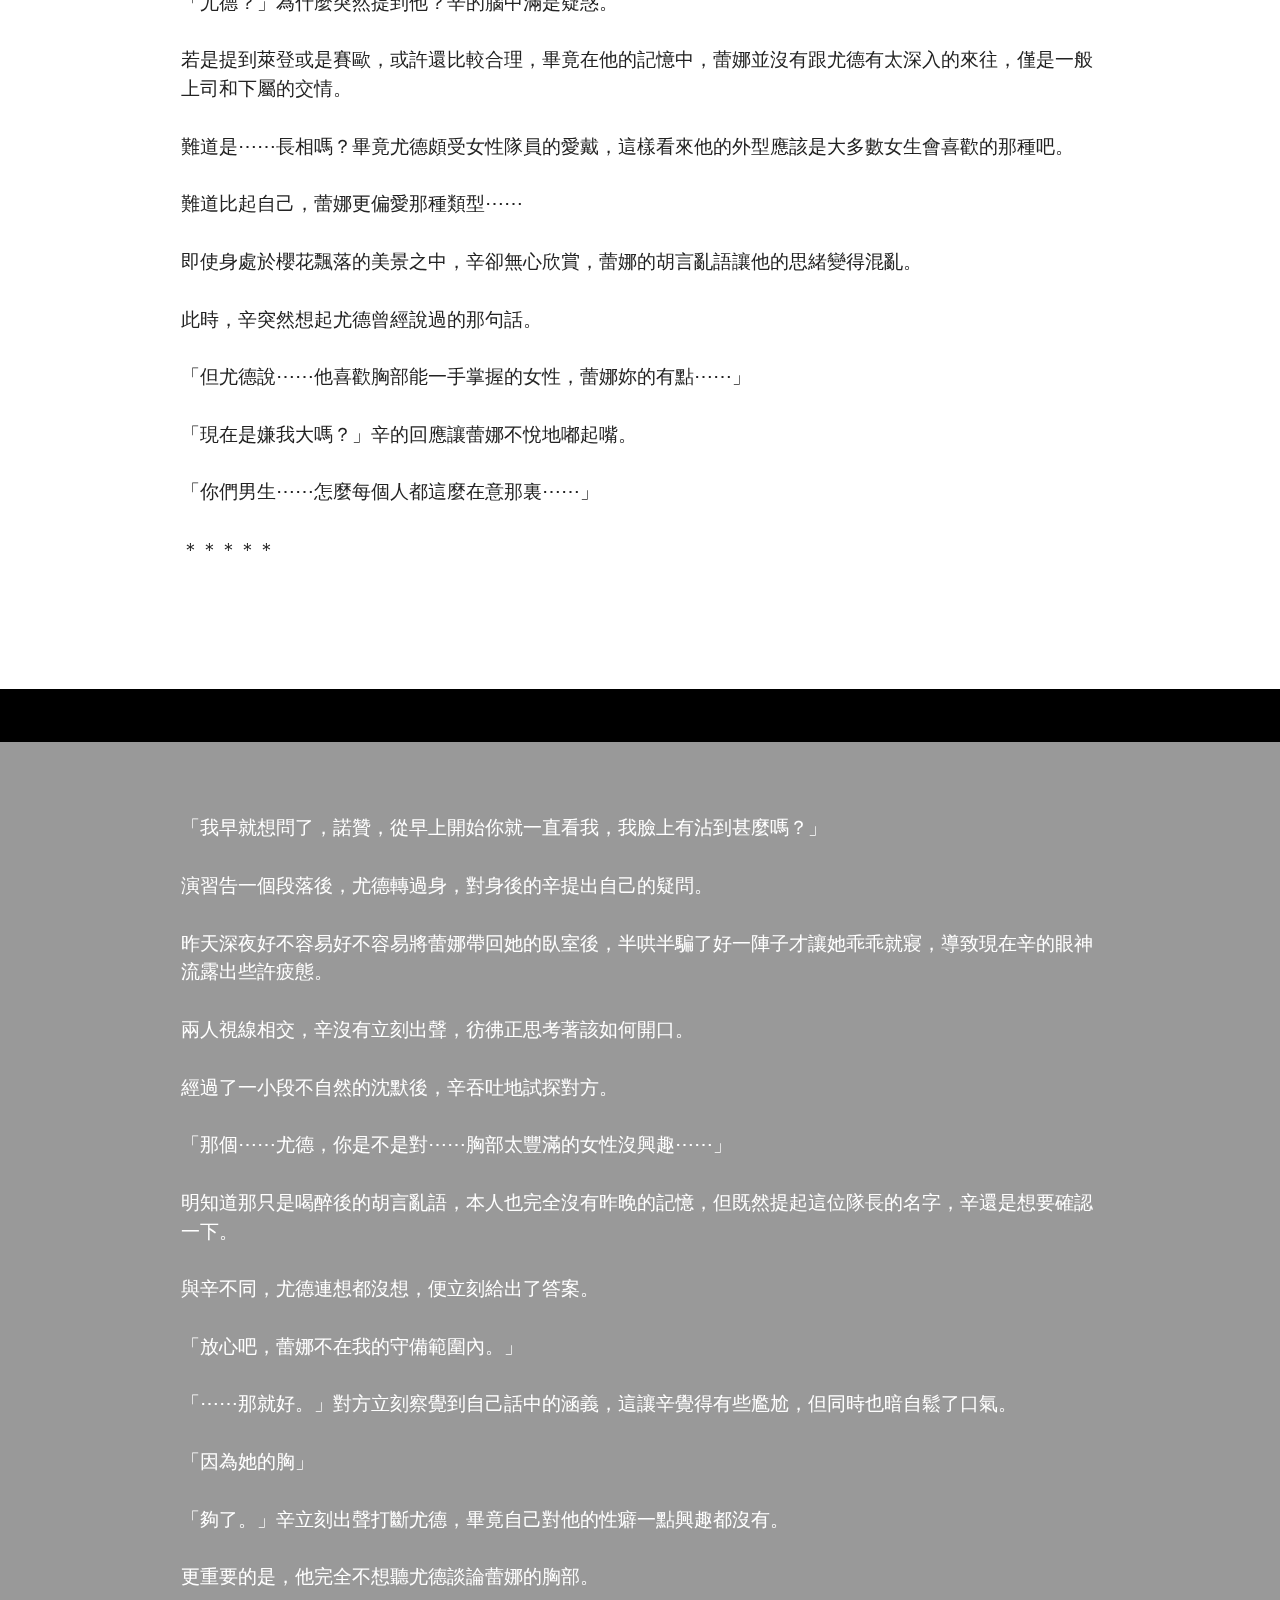
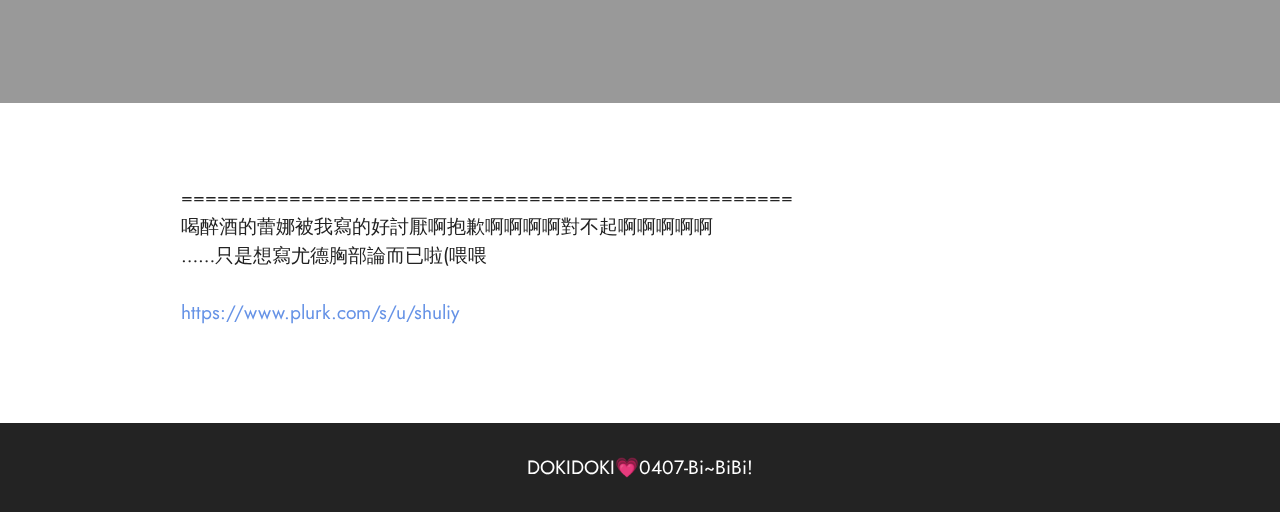
<file: ex1.html>
<!DOCTYPE html>
<html  >
<head>
  <!-- Site made with Mobirise Website Builder v5.8.4, https://mobirise.com -->
  <meta charset="UTF-8">
  <meta http-equiv="X-UA-Compatible" content="IE=edge">
  <meta name="generator" content="Mobirise v5.8.4, mobirise.com">
  <meta name="twitter:card" content="summary_large_image"/>
  <meta name="twitter:image:src" content="assets/images/ex1-meta.jpg">
  <meta property="og:image" content="assets/images/ex1-meta.jpg">
  <meta name="twitter:title" content="DOKIDOKI💗0407-Bi~BiBi! - Extra Mission">
  <meta name="viewport" content="width=device-width, initial-scale=1, minimum-scale=1">
  <link rel="shortcut icon" href="assets/images/logo.png" type="image/x-icon">
  <meta name="description" content="とある春の夜、シンたちとファイドのお花見会がひらかれた。どうすればこの桜満開の花見会を無事終わらせるのか…
すべてはみんなの可愛い”子犬ちゃん”のファイドにかかってる…！">
  
  
  <title>DOKIDOKI💗0407-Bi~BiBi! - Extra Mission</title>
  <link rel="stylesheet" href="assets/bootstrap/css/bootstrap.min.css">
  <link rel="stylesheet" href="assets/bootstrap/css/bootstrap-grid.min.css">
  <link rel="stylesheet" href="assets/bootstrap/css/bootstrap-reboot.min.css">
  <link rel="stylesheet" href="assets/parallax/jarallax.css">
  <link rel="stylesheet" href="assets/dropdown/css/style.css">
  <link rel="stylesheet" href="assets/socicon/css/styles.css">
  <link rel="stylesheet" href="assets/theme/css/style.css">
  <link rel="preload" href="https://fonts.googleapis.com/css?family=Jost:100,200,300,400,500,600,700,800,900,100i,200i,300i,400i,500i,600i,700i,800i,900i&display=swap" as="style" onload="this.onload=null;this.rel='stylesheet'">
  <noscript><link rel="stylesheet" href="https://fonts.googleapis.com/css?family=Jost:100,200,300,400,500,600,700,800,900,100i,200i,300i,400i,500i,600i,700i,800i,900i&display=swap"></noscript>
  <link rel="preload" as="style" href="assets/mobirise/css/mbr-additional.css"><link rel="stylesheet" href="assets/mobirise/css/mbr-additional.css" type="text/css">

  
  
  
</head>
<body>

<!-- Analytics -->
<!-- Google tag (gtag.js) -->
<script async src="https://www.googletagmanager.com/gtag/js?id=G-LKJP02T9CK"></script>
<script>
  window.dataLayer = window.dataLayer || [];
  function gtag(){dataLayer.push(arguments);}
  gtag('js', new Date());

  gtag('config', 'G-LKJP02T9CK');
</script>
<!-- /Analytics -->


  
  <section data-bs-version="5.1" class="menu menu1 cid-tzQ8Kci1uC" once="menu" id="menu1-8">
    

    <nav class="navbar navbar-dropdown navbar-fixed-top navbar-expand-lg">
        <div class="container">
            <div class="navbar-brand">
                <span class="navbar-logo">
                    
                        <a href="https://aster-86.github.io/shinlena_20230407/"><img src="assets/images/logo.webp" alt="DOKIDOKI💗0407-Bi~BiBi!" style="height: 3rem;"></a>
                    
                </span>
                <span class="navbar-caption-wrap"><a class="navbar-caption text-black text-primary display-7" href="https://aster-86.github.io/shinlena_20230407/">DOKIDOKI💗0407-Bi~BiBi!</a></span>
            </div>
            <button class="navbar-toggler" type="button" data-toggle="collapse" data-bs-toggle="collapse" data-target="#navbarSupportedContent" data-bs-target="#navbarSupportedContent" aria-controls="navbarNavAltMarkup" aria-expanded="false" aria-label="Toggle navigation">
                <div class="hamburger">
                    <span></span>
                    <span></span>
                    <span></span>
                    <span></span>
                </div>
            </button>
            <div class="collapse navbar-collapse" id="navbarSupportedContent">
                <ul class="navbar-nav nav-dropdown nav-right" data-app-modern-menu="true"><li class="nav-item"><a class="nav-link link text-black text-primary display-4" href="index.html#content4-y">Start Game</a></li>
                    <li class="nav-item"><a class="nav-link link text-black text-primary display-4" href="freetalk.html#content4-r" aria-expanded="false">Free talk</a></li>
                    <li class="nav-item dropdown open"><a class="nav-link link text-black text-primary dropdown-toggle show display-4" href="ex1.html#content5-a" data-toggle="dropdown-submenu" data-bs-toggle="dropdown" data-bs-auto-close="outside" aria-expanded="true">After Story</a><div class="dropdown-menu show" aria-labelledby="dropdown-633" data-bs-popper="none"><a class="text-black text-primary dropdown-item display-4" href="ex2.html#content4-1d">在那，粉紅色的星空下</a><a class="text-black text-primary dropdown-item display-4" href="ex1.html#content4-v">Extra Mission</a></div>
                    </li></ul>
                
                
            </div>
        </div>
    </nav>
</section>

<section data-bs-version="5.1" class="content4 cid-tA1m8QjNKN mbr-parallax-background" id="content4-v">
    

    
    <div class="mbr-overlay" style="opacity: 0.7; background-color: rgb(255, 255, 255);">
    </div>
    <div class="container">
        <div class="row justify-content-center">
            <div class="title col-md-12 col-lg-10">
                <h3 class="mbr-section-title mbr-fonts-style align-center mb-4 display-2"><strong>Extra Mission by 緋嵐</strong></h3>
                <h4 class="mbr-section-subtitle align-center mbr-fonts-style mb-4 display-5">
                    EP.12夯哥尤德出沒注意
                </h4>
                
            </div>
        </div>
    </div>
</section>

<section data-bs-version="5.1" class="content5 cid-tzQhNElOEE" id="content5-a">
    
    <div class="container">
        <div class="row justify-content-center">
            <div class="col-md-12 col-lg-10">
                
                
                <p class="mbr-text mbr-fonts-style display-7">讓酒量差的人在短時間內變得清醒，看來不是件容易的事情。
<br>
<br>在情況變得更難以掌握之前，菲多遵照「國王」可蕾娜的命令，讓辛和蕾娜坐在簡易木製車棚中，由菲多拖動前行。
<br>
<br>顧慮到後方的兩人，菲多的前進速度極為緩慢，大概跟快步行走差不多，但辛的視線卻離不開身旁的戀人，既使車棚四面都被圍起，就像帶有輪子的大木箱，只是安分地坐在其中，還不至於會發生意外。
<br>
<br>但完全沒有半點清醒跡象的蕾娜，雖然正保持坐姿，卻大幅度地晃動著上半身，辛不免擔心她會撞到護板。
<br>
<br>更何況蕾娜的意識仍相當混亂，如果突然站起來，不小心失足跌到外面去，後果不堪設想。
<br>
<br>辛伸出手，試圖攬向蕾娜，卻被她胡亂推開。
<br>
<br>用肢體拒絕辛的碰觸後，她不顧自己正被拖拉著前進，搖搖晃晃地起身。
<br>
<br>既然蕾娜如此抗拒，辛也放棄靠近她，而是跟著起身，想著如果有個萬一，還能立刻作出應對。
<br>
<br>蕾娜突然將原本扶住邊緣擋板的手鬆開，並伸向外套領口。
<br>
<br>十分湊巧地，或許是輪子碰巧輾壓到地上的石頭，車棚大幅度地左右晃動了一下。
<br>
<br>辛立刻接近蕾娜，並扶住她的手臂，免得沒有任何支撐又醉醺醺的她跌倒受傷。
<br>
<br>這次，蕾娜並沒有拒絕。
<br>
<br>「辛⋯⋯我好熱⋯⋯想要脫衣服⋯⋯」她的手依舊停留在領口處。
<br>
<br>「不行，就快要回房間了，回去後妳想做什麼，我都不會阻止妳。」辛嘆了口氣，即使知道蕾娜肯定聽不進去，仍盡力安撫她。
<br>
<br>「但我現在就想脫⋯⋯辛你管好多⋯⋯」蕾娜固執地堅持己見，或許是太執著於脫衣，才沒有再次推開辛。
<br>
<br>「⋯⋯我⋯⋯我不喜歡管這麼多的辛⋯⋯」她繼續無理取鬧。
<br>
<br>「咦？」雖然很清楚是酒精作祟，但這句話從戀人口中說出，還是讓辛的內心有點受傷。
<br>
<br>「我感覺⋯⋯我可能喜歡尤德多一點？」
<br>
<br>「尤德？」為什麼突然提到他？辛的腦中滿是疑惑。
<br>
<br>若是提到萊登或是賽歐，或許還比較合理，畢竟在他的記憶中，蕾娜並沒有跟尤德有太深入的來往，僅是一般上司和下屬的交情。
<br>
<br>難道是⋯⋯長相嗎？畢竟尤德頗受女性隊員的愛戴，這樣看來他的外型應該是大多數女生會喜歡的那種吧。
<br>
<br>難道比起自己，蕾娜更偏愛那種類型⋯⋯
<br>
<br>即使身處於櫻花飄落的美景之中，辛卻無心欣賞，蕾娜的胡言亂語讓他的思緒變得混亂。
<br>
<br>此時，辛突然想起尤德曾經說過的那句話。
<br>
<br>「但尤德說⋯⋯他喜歡胸部能一手掌握的女性，蕾娜妳的有點⋯⋯」
<br>
<br>「現在是嫌我大嗎？」辛的回應讓蕾娜不悅地嘟起嘴。
<br>
<br>「你們男生⋯⋯怎麼每個人都這麼在意那裏⋯⋯」
<br>
<br>＊＊＊＊＊
<br><br></p>
            </div>
        </div>
    </div>
</section>

<section data-bs-version="5.1" class="header6 cid-tzVEUP5bN4 mbr-parallax-background" id="header6-k">

    

    
    <div class="mbr-overlay" style="opacity: 0.4; background-color: rgb(0, 0, 0);"></div>

    <div class="align-center container">
        <div class="row justify-content-center">
            <div class="col-12 col-lg-10">
                
                
                <p class="mbr-text mbr-white mbr-fonts-style display-7"><br>「我早就想問了，諾贊，從早上開始你就一直看我，我臉上有沾到甚麼嗎？」
<br>
<br>演習告一個段落後，尤德轉過身，對身後的辛提出自己的疑問。
<br>
<br>昨天深夜好不容易好不容易將蕾娜帶回她的臥室後，半哄半騙了好一陣子才讓她乖乖就寢，導致現在辛的眼神流露出些許疲態。
<br>
<br>兩人視線相交，辛沒有立刻出聲，彷彿正思考著該如何開口。
<br>
<br>經過了一小段不自然的沈默後，辛吞吐地試探對方。
<br>
<br>「那個⋯⋯尤德，你是不是對⋯⋯胸部太豐滿的女性沒興趣⋯⋯」
<br>
<br>明知道那只是喝醉後的胡言亂語，本人也完全沒有昨晚的記憶，但既然提起這位隊長的名字，辛還是想要確認一下。
<br>
<br>與辛不同，尤德連想都沒想，便立刻給出了答案。
<br>
<br>「放心吧，蕾娜不在我的守備範圍內。」
<br>
<br>「⋯⋯那就好。」對方立刻察覺到自己話中的涵義，這讓辛覺得有些尷尬，但同時也暗自鬆了口氣。
<br>
<br>「因為她的胸」
<br>
<br>「夠了。」辛立刻出聲打斷尤德，畢竟自己對他的性癖一點興趣都沒有。
<br>
<br>更重要的是，他完全不想聽尤德談論蕾娜的胸部。</p>
                
            </div>
        </div>
    </div>
</section>

<section data-bs-version="5.1" class="content5 cid-tzVEDVToeJ" id="content5-j">
    
    <div class="container">
        <div class="row justify-content-center">
            <div class="col-md-12 col-lg-10">
                
                
                <p class="mbr-text mbr-fonts-style display-7">===================================================
<br>喝醉酒的蕾娜被我寫的好討厭啊抱歉啊啊啊啊對不起啊啊啊啊啊
<br>……只是想寫尤德胸部論而已啦(喂喂<br><br><a href="https://www.plurk.com/s/u/shuliy" class="text-primary" target="_blank">https://www.plurk.com/s/u/shuliy</a><br></p>
            </div>
        </div>
    </div>
</section>

<section data-bs-version="5.1" class="footer7 cid-tzVKbYfYFB" once="footers" id="footer7-t">

    

    

    <div class="container">
        <div class="media-container-row align-center mbr-white">
            <div class="col-12">
                <p class="mbr-text mb-0 mbr-fonts-style display-7">
                    DOKIDOKI💗0407-Bi~BiBi!
                </p>
            </div>
        </div>
    </div>
</section><script src="assets/bootstrap/js/bootstrap.bundle.min.js"></script>  <script src="assets/parallax/jarallax.js"></script>  <script src="assets/smoothscroll/smooth-scroll.js"></script>  <script src="assets/ytplayer/index.js"></script>  <script src="assets/dropdown/js/navbar-dropdown.js"></script>  <script src="assets/theme/js/script.js"></script>  
  
  
</body>
</html>
</file>
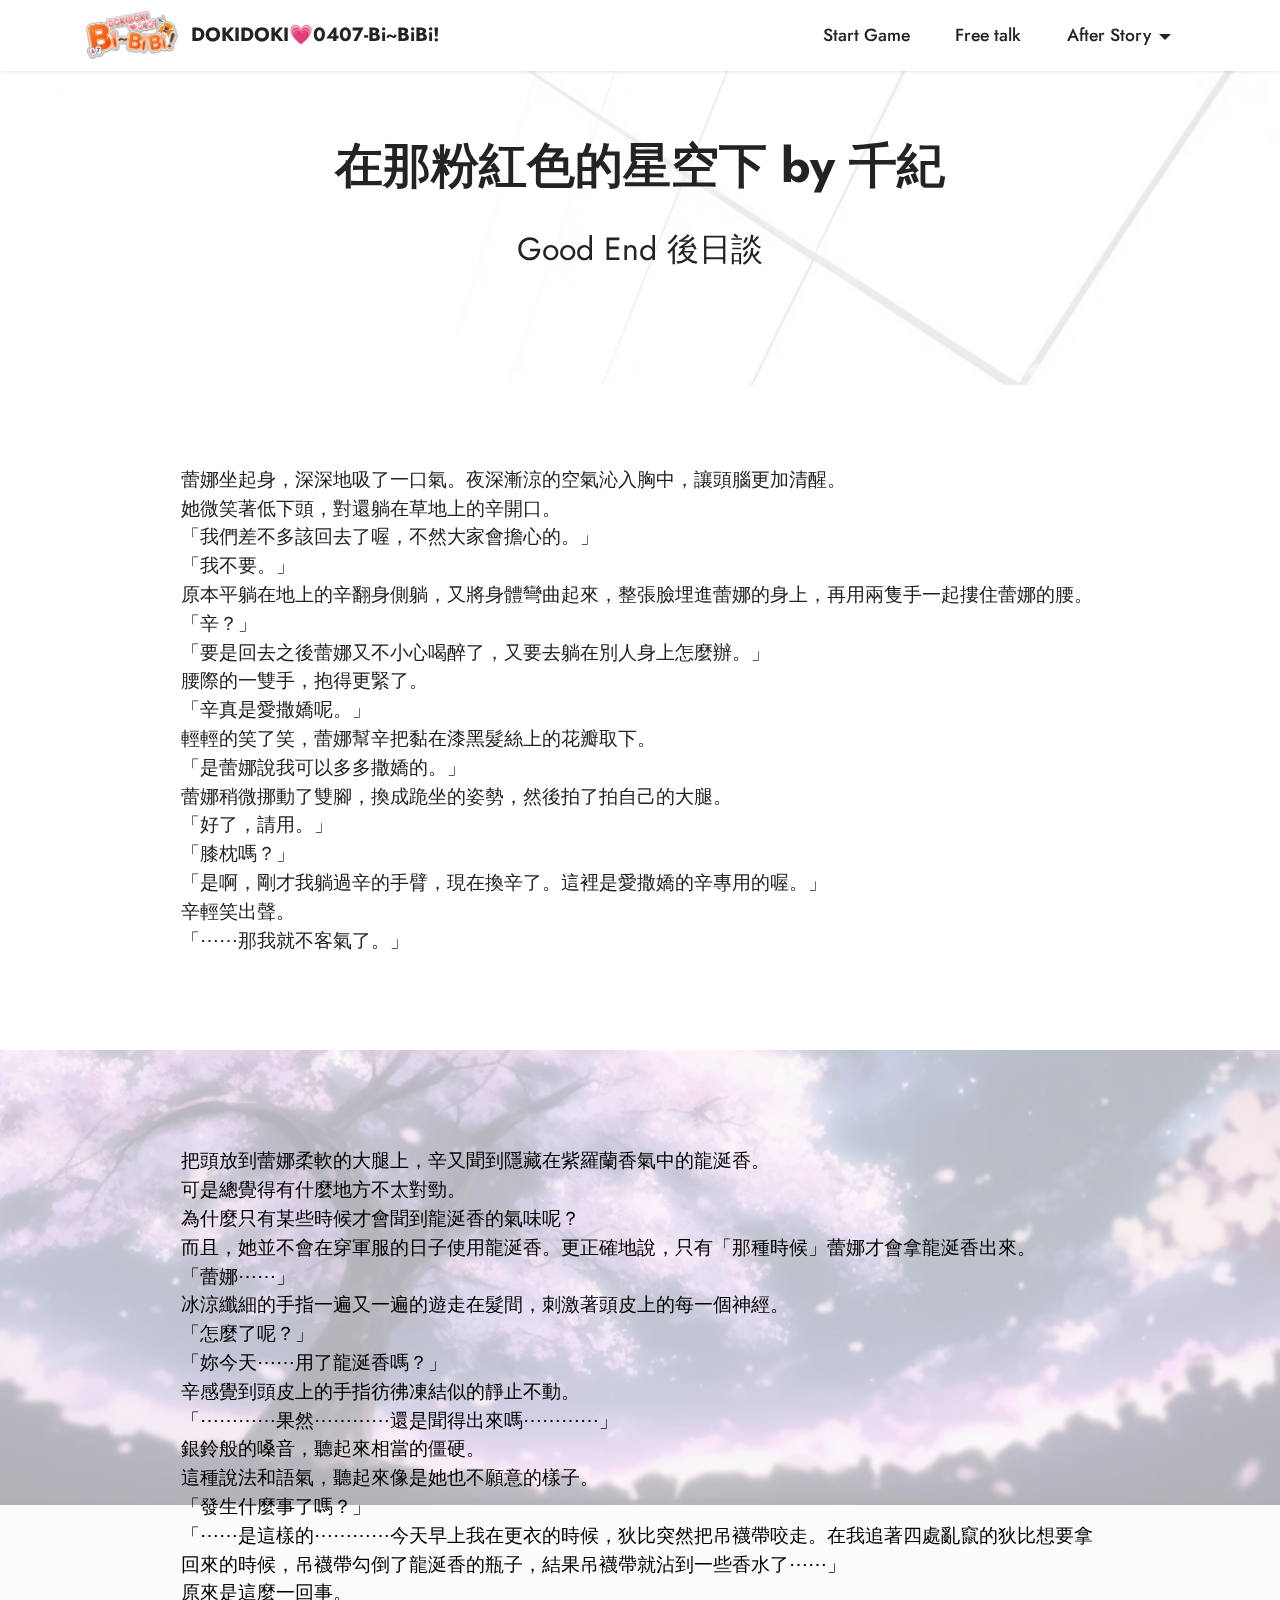
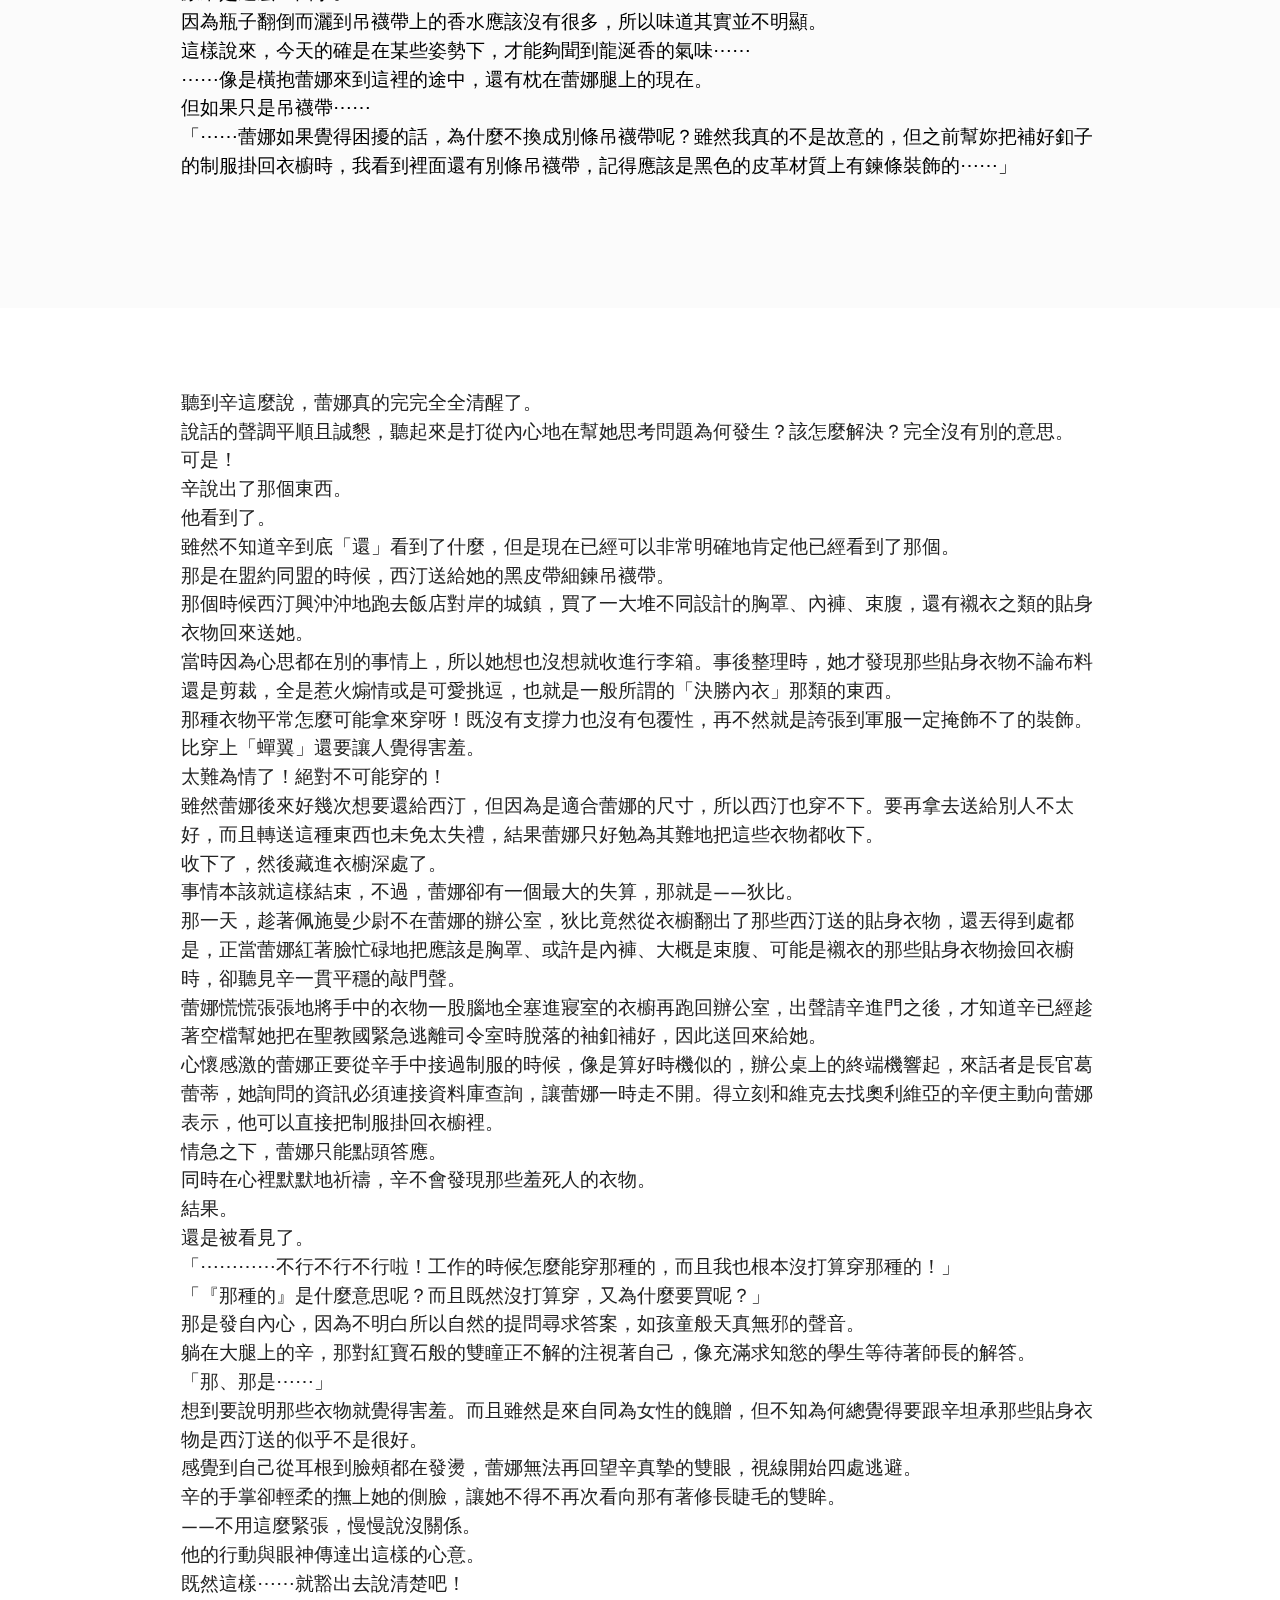
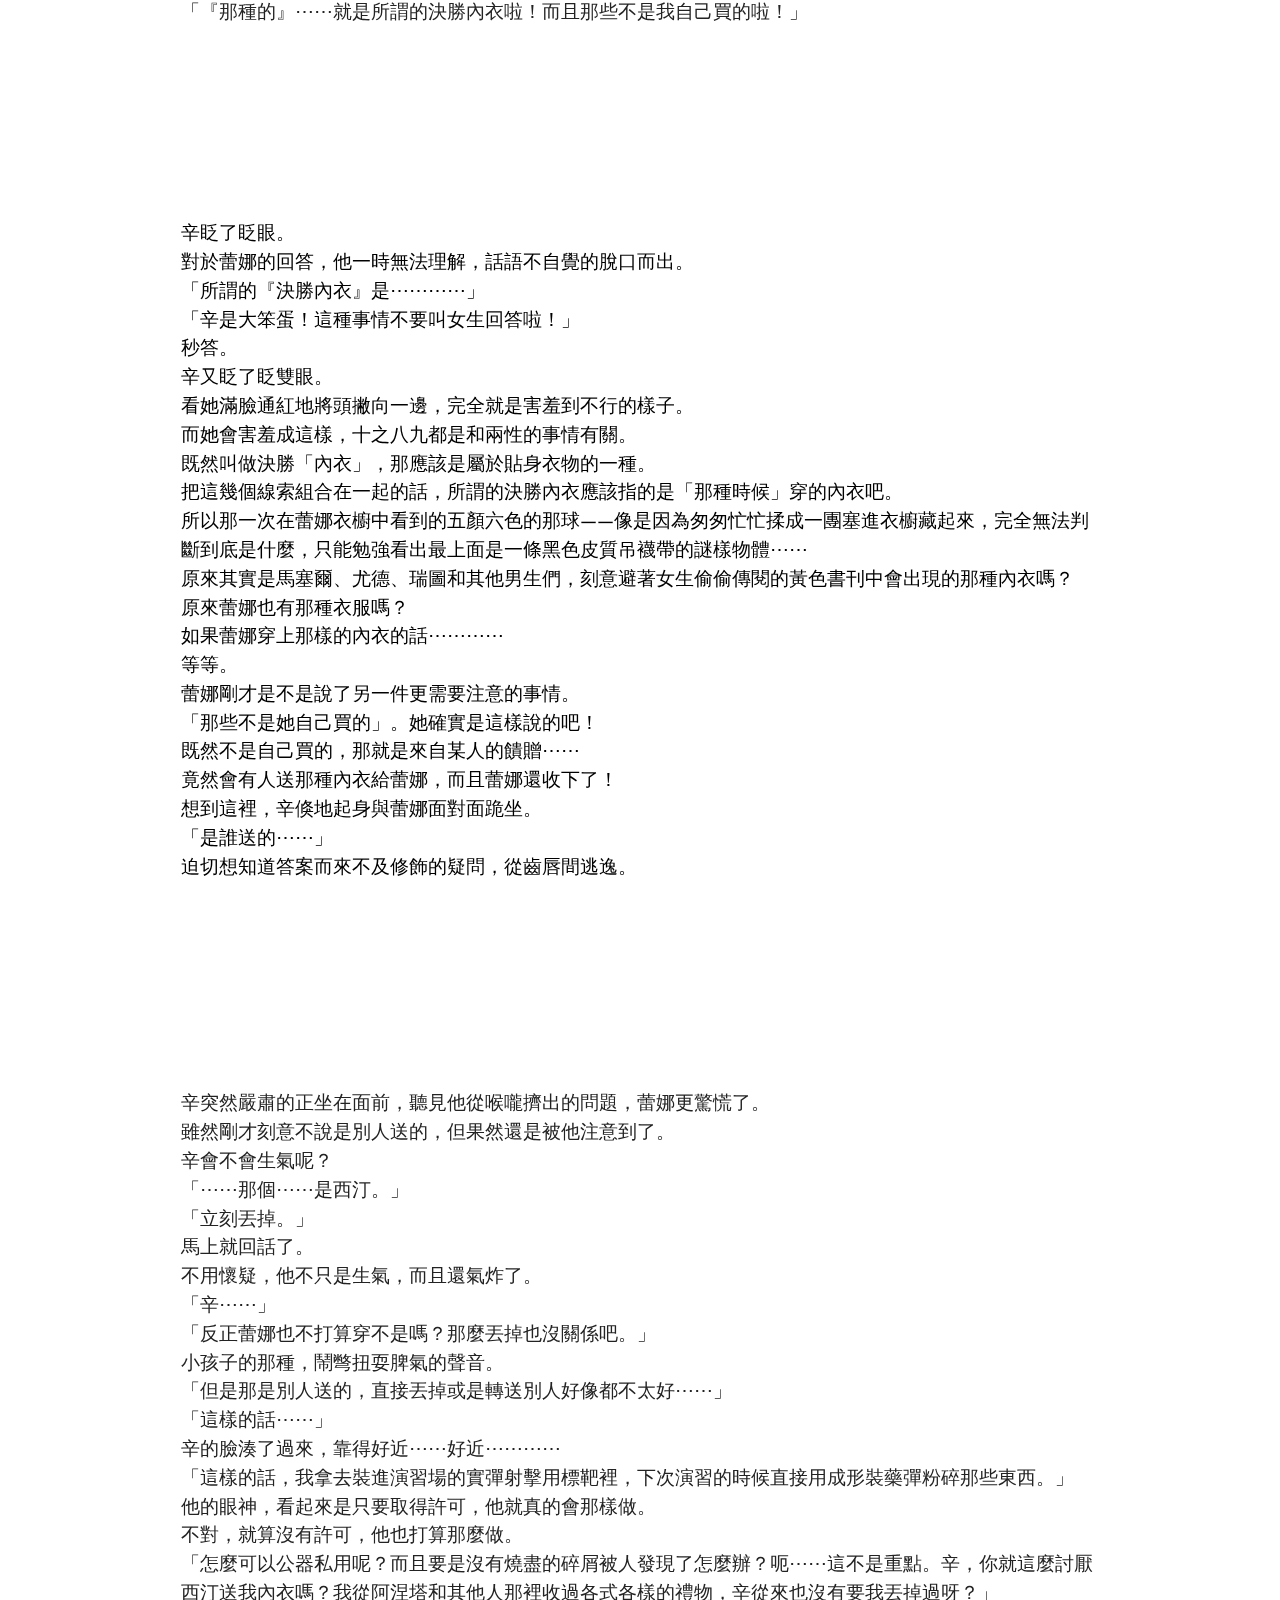
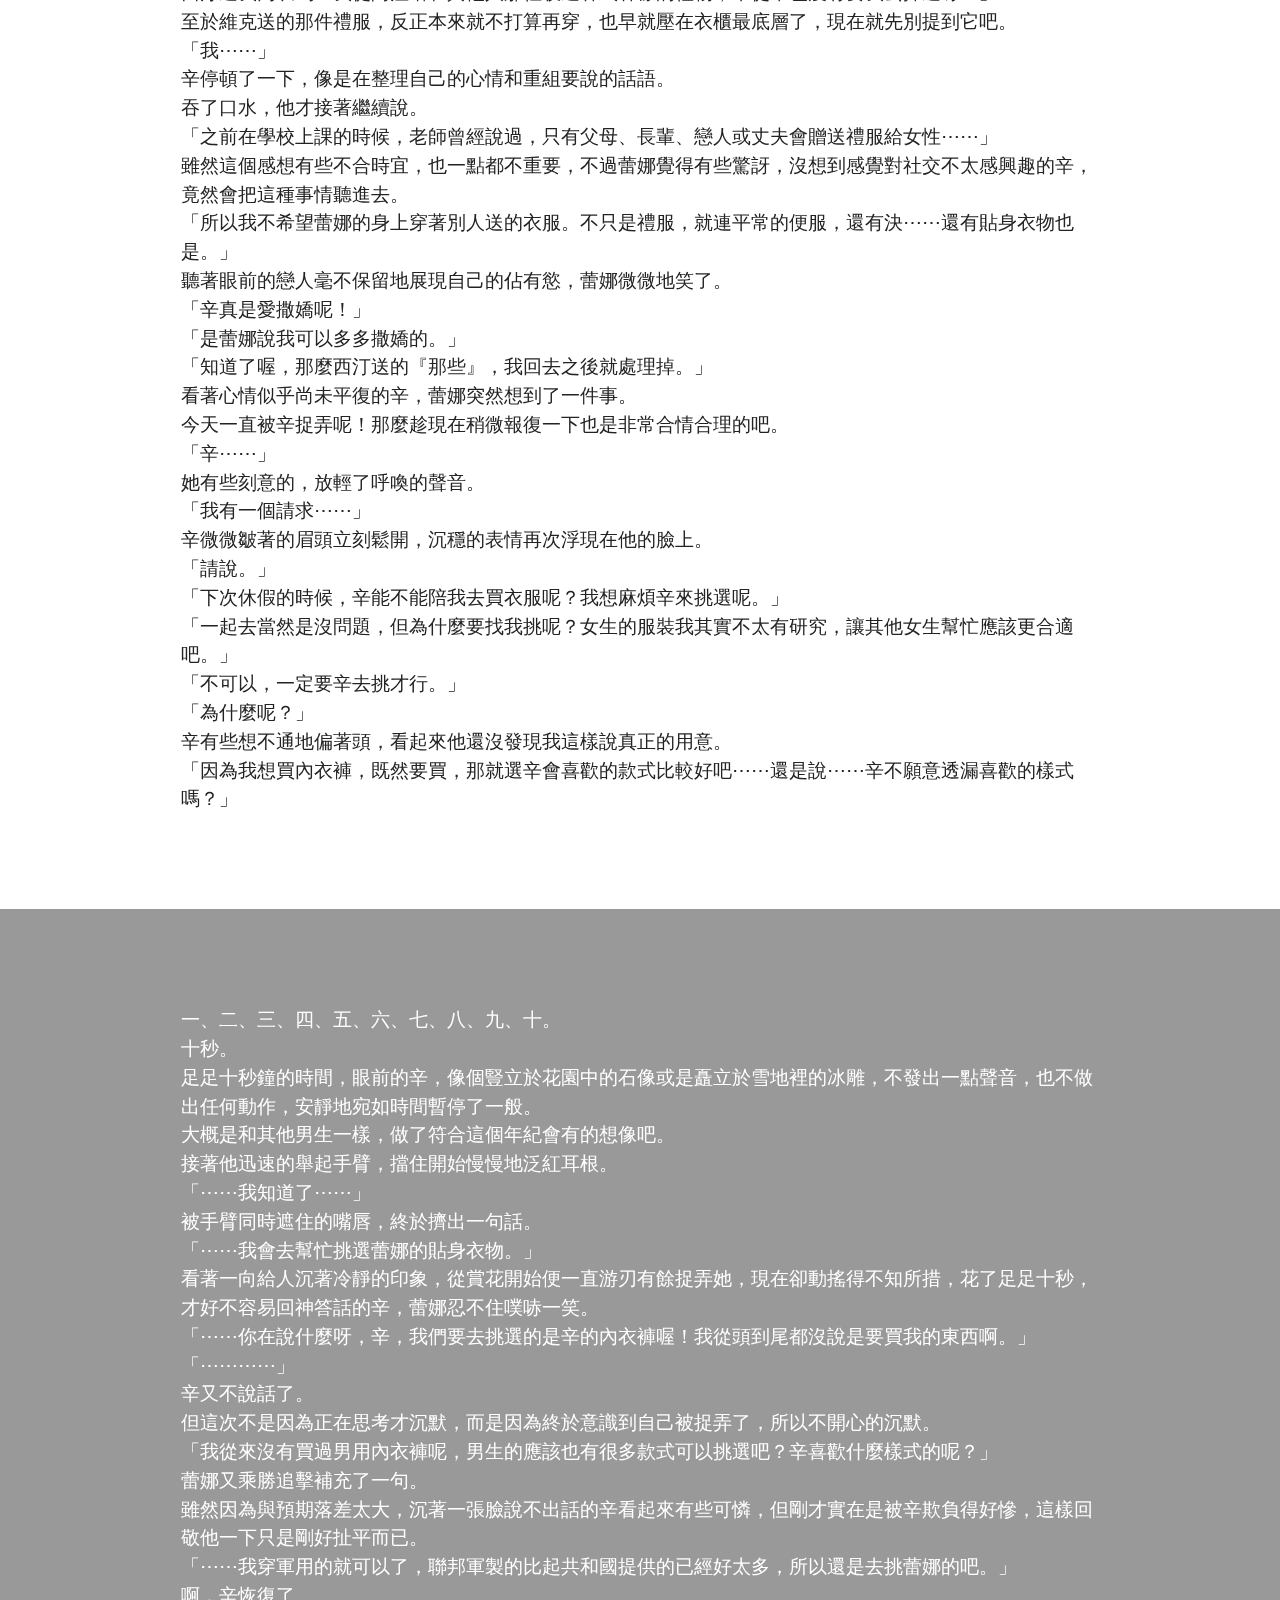
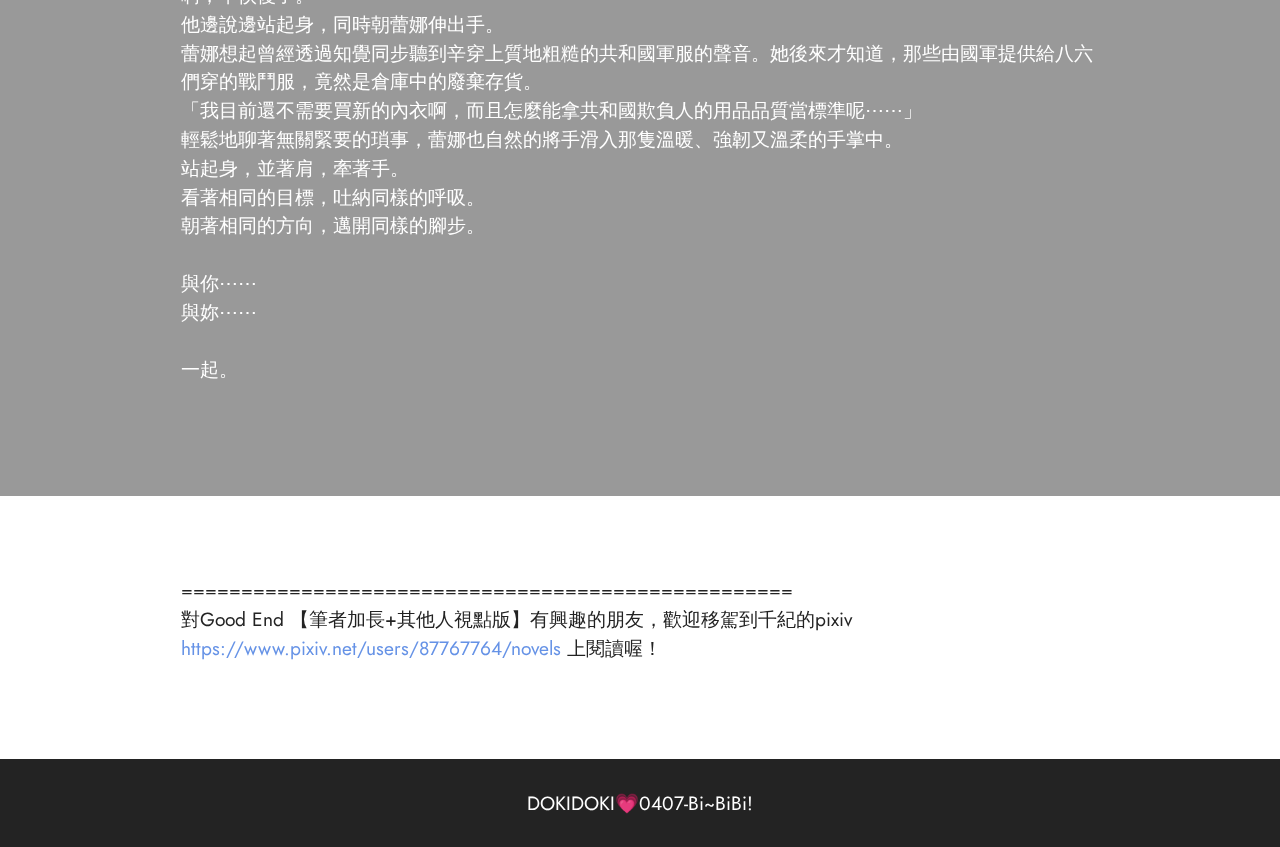
<file: ex2.html>
<!DOCTYPE html>
<html  >
<head>
  <!-- Site made with Mobirise Website Builder v5.8.4, https://mobirise.com -->
  <meta charset="UTF-8">
  <meta http-equiv="X-UA-Compatible" content="IE=edge">
  <meta name="generator" content="Mobirise v5.8.4, mobirise.com">
  <meta name="twitter:card" content="summary_large_image"/>
  <meta name="twitter:image:src" content="assets/images/ex2-meta.jpg">
  <meta property="og:image" content="assets/images/ex2-meta.jpg">
  <meta name="twitter:title" content="DOKIDOKI💗0407-Bi~BiBi! - 在那，粉紅色的星空下">
  <meta name="viewport" content="width=device-width, initial-scale=1, minimum-scale=1">
  <link rel="shortcut icon" href="assets/images/logo.png" type="image/x-icon">
  <meta name="description" content="とある春の夜、シンたちとファイドのお花見会がひらかれた。どうすればこの桜満開の花見会を無事終わらせるのか…
すべてはみんなの可愛い”子犬ちゃん”のファイドにかかってる…！">
  
  
  <title>DOKIDOKI💗0407-Bi~BiBi! - 在那，粉紅色的星空下</title>
  <link rel="stylesheet" href="assets/web/assets/mobirise-icons2/mobirise2.css">
  <link rel="stylesheet" href="assets/bootstrap/css/bootstrap.min.css">
  <link rel="stylesheet" href="assets/bootstrap/css/bootstrap-grid.min.css">
  <link rel="stylesheet" href="assets/bootstrap/css/bootstrap-reboot.min.css">
  <link rel="stylesheet" href="assets/parallax/jarallax.css">
  <link rel="stylesheet" href="assets/dropdown/css/style.css">
  <link rel="stylesheet" href="assets/socicon/css/styles.css">
  <link rel="stylesheet" href="assets/theme/css/style.css">
  <link rel="preload" href="https://fonts.googleapis.com/css?family=Jost:100,200,300,400,500,600,700,800,900,100i,200i,300i,400i,500i,600i,700i,800i,900i&display=swap" as="style" onload="this.onload=null;this.rel='stylesheet'">
  <noscript><link rel="stylesheet" href="https://fonts.googleapis.com/css?family=Jost:100,200,300,400,500,600,700,800,900,100i,200i,300i,400i,500i,600i,700i,800i,900i&display=swap"></noscript>
  <link rel="preload" as="style" href="assets/mobirise/css/mbr-additional.css"><link rel="stylesheet" href="assets/mobirise/css/mbr-additional.css" type="text/css">

  
  
  
</head>
<body>

<!-- Analytics -->
<!-- Google tag (gtag.js) -->
<script async src="https://www.googletagmanager.com/gtag/js?id=G-LKJP02T9CK"></script>
<script>
  window.dataLayer = window.dataLayer || [];
  function gtag(){dataLayer.push(arguments);}
  gtag('js', new Date());

  gtag('config', 'G-LKJP02T9CK');
</script>
<!-- /Analytics -->


  
  <section data-bs-version="5.1" class="menu menu1 cid-tAonUVwOzN" once="menu" id="menu1-1c">
    

    <nav class="navbar navbar-dropdown navbar-fixed-top navbar-expand-lg">
        <div class="container">
            <div class="navbar-brand">
                <span class="navbar-logo">
                    
                        <a href="https://aster-86.github.io/shinlena_20230407/"><img src="assets/images/logo.webp" alt="DOKIDOKI💗0407-Bi~BiBi!" style="height: 3rem;"></a>
                    
                </span>
                <span class="navbar-caption-wrap"><a class="navbar-caption text-black text-primary display-7" href="https://aster-86.github.io/shinlena_20230407/">DOKIDOKI💗0407-Bi~BiBi!</a></span>
            </div>
            <button class="navbar-toggler" type="button" data-toggle="collapse" data-bs-toggle="collapse" data-target="#navbarSupportedContent" data-bs-target="#navbarSupportedContent" aria-controls="navbarNavAltMarkup" aria-expanded="false" aria-label="Toggle navigation">
                <div class="hamburger">
                    <span></span>
                    <span></span>
                    <span></span>
                    <span></span>
                </div>
            </button>
            <div class="collapse navbar-collapse" id="navbarSupportedContent">
                <ul class="navbar-nav nav-dropdown nav-right" data-app-modern-menu="true"><li class="nav-item"><a class="nav-link link text-black text-primary display-4" href="index.html#content4-y">Start Game</a></li>
                    <li class="nav-item"><a class="nav-link link text-black text-primary display-4" href="freetalk.html#content4-r" aria-expanded="false">Free talk</a></li>
                    <li class="nav-item dropdown"><a class="nav-link link text-black text-primary dropdown-toggle show display-4" href="ex1.html#content5-a" data-toggle="dropdown-submenu" data-bs-toggle="dropdown" data-bs-auto-close="outside" aria-expanded="true">After Story</a><div class="dropdown-menu show" aria-labelledby="dropdown-633" data-bs-popper="none"><a class="text-black text-primary dropdown-item display-4" href="ex2.html#content4-1d">在那，粉紅色的星空下</a><a class="text-black text-primary dropdown-item display-4" href="ex1.html#content4-v">Extra Mission</a></div>
                    </li></ul>
                
                
            </div>
        </div>
    </nav>
</section>

<section data-bs-version="5.1" class="content4 cid-tAonUW2OBk mbr-parallax-background" id="content4-1d">
    

    
    <div class="mbr-overlay" style="opacity: 0.7; background-color: rgb(255, 255, 255);">
    </div>
    <div class="container">
        <div class="row justify-content-center">
            <div class="title col-md-12 col-lg-10">
                <h3 class="mbr-section-title mbr-fonts-style align-center mb-4 display-2"><strong>在那粉紅色的星空下 by 千紀</strong></h3>
                <h4 class="mbr-section-subtitle align-center mbr-fonts-style mb-4 display-5">Good End 後日談</h4>
                
            </div>
        </div>
    </div>
</section>

<section data-bs-version="5.1" class="content5 cid-tAop326WMZ" id="content5-1k">
    
    <div class="container">
        <div class="row justify-content-center">
            <div class="col-md-12 col-lg-10">
                
                
                <p class="mbr-text mbr-fonts-style display-7">蕾娜坐起身，深深地吸了一口氣。夜深漸涼的空氣沁入胸中，讓頭腦更加清醒。
<br>她微笑著低下頭，對還躺在草地上的辛開口。
<br>「我們差不多該回去了喔，不然大家會擔心的。」
<br>「我不要。」
<br>原本平躺在地上的辛翻身側躺，又將身體彎曲起來，整張臉埋進蕾娜的身上，再用兩隻手一起摟住蕾娜的腰。
<br>「辛？」
<br>「要是回去之後蕾娜又不小心喝醉了，又要去躺在別人身上怎麼辦。」
<br>腰際的一雙手，抱得更緊了。
<br>「辛真是愛撒嬌呢。」
<br>輕輕的笑了笑，蕾娜幫辛把黏在漆黑髮絲上的花瓣取下。
<br>「是蕾娜說我可以多多撒嬌的。」
<br>蕾娜稍微挪動了雙腳，換成跪坐的姿勢，然後拍了拍自己的大腿。
<br>「好了，請用。」
<br>「膝枕嗎？」
<br>「是啊，剛才我躺過辛的手臂，現在換辛了。這裡是愛撒嬌的辛專用的喔。」
<br>辛輕笑出聲。
<br>「⋯⋯那我就不客氣了。」</p>
            </div>
        </div>
    </div>
</section>

<section data-bs-version="5.1" class="info3 cid-tAopgATsBj mbr-parallax-background" id="info3-1n">

    

    
    <div class="mbr-overlay" style="opacity: 0.7; background-color: rgb(250, 250, 250);">
    </div>

    <div class="container">
        <div class="row justify-content-center">
            <div class="card col-12 col-lg-10">
                <div class="card-wrapper">
                    <div class="card-box align-center">
                        
                        <p class="mbr-text mbr-fonts-style mb-4 display-7">把頭放到蕾娜柔軟的大腿上，辛又聞到隱藏在紫羅蘭香氣中的龍涎香。
<br>可是總覺得有什麼地方不太對勁。
<br>為什麼只有某些時候才會聞到龍涎香的氣味呢？
<br>而且，她並不會在穿軍服的日子使用龍涎香。更正確地說，只有「那種時候」蕾娜才會拿龍涎香出來。
<br>「蕾娜⋯⋯」
<br>冰涼纖細的手指一遍又一遍的遊走在髮間，刺激著頭皮上的每一個神經。
<br>「怎麼了呢？」
<br>「妳今天⋯⋯用了龍涎香嗎？」
<br>辛感覺到頭皮上的手指彷彿凍結似的靜止不動。
<br>「⋯⋯⋯⋯果然⋯⋯⋯⋯還是聞得出來嗎⋯⋯⋯⋯」
<br>銀鈴般的嗓音，聽起來相當的僵硬。
<br>這種說法和語氣，聽起來像是她也不願意的樣子。
<br>「發生什麼事了嗎？」
<br>「⋯⋯是這樣的⋯⋯⋯⋯今天早上我在更衣的時候，狄比突然把吊襪帶咬走。在我追著四處亂竄的狄比想要拿回來的時候，吊襪帶勾倒了龍涎香的瓶子，結果吊襪帶就沾到一些香水了⋯⋯」
<br>原來是這麼一回事。
<br>因為瓶子翻倒而灑到吊襪帶上的香水應該沒有很多，所以味道其實並不明顯。
<br>這樣說來，今天的確是在某些姿勢下，才能夠聞到龍涎香的氣味⋯⋯
<br>⋯⋯像是橫抱蕾娜來到這裡的途中，還有枕在蕾娜腿上的現在。
<br>但如果只是吊襪帶⋯⋯
<br>「⋯⋯蕾娜如果覺得困擾的話，為什麼不換成別條吊襪帶呢？雖然我真的不是故意的，但之前幫妳把補好釦子的制服掛回衣櫥時，我看到裡面還有別條吊襪帶，記得應該是黑色的皮革材質上有鍊條裝飾的⋯⋯」</p>
                        
                    </div>
                </div>
            </div>
        </div>
    </div>
</section>

<section data-bs-version="5.1" class="content5 cid-tAop3BW5rF" id="content5-1l">
    
    <div class="container">
        <div class="row justify-content-center">
            <div class="col-md-12 col-lg-10">
                
                
                <p class="mbr-text mbr-fonts-style display-7">聽到辛這麼說，蕾娜真的完完全全清醒了。
<br>說話的聲調平順且誠懇，聽起來是打從內心地在幫她思考問題為何發生？該怎麼解決？完全沒有別的意思。
<br>可是！
<br>辛說出了那個東西。
<br>他看到了。
<br>雖然不知道辛到底「還」看到了什麼，但是現在已經可以非常明確地肯定他已經看到了那個。
<br>那是在盟約同盟的時候，西汀送給她的黑皮帶細鍊吊襪帶。
<br>那個時候西汀興沖沖地跑去飯店對岸的城鎮，買了一大堆不同設計的胸罩、內褲、束腹，還有襯衣之類的貼身衣物回來送她。
<br>當時因為心思都在別的事情上，所以她想也沒想就收進行李箱。事後整理時，她才發現那些貼身衣物不論布料還是剪裁，全是惹火煽情或是可愛挑逗，也就是一般所謂的「決勝內衣」那類的東西。
<br>那種衣物平常怎麼可能拿來穿呀！既沒有支撐力也沒有包覆性，再不然就是誇張到軍服一定掩飾不了的裝飾。
<br>比穿上「蟬翼」還要讓人覺得害羞。
<br>太難為情了！絕對不可能穿的！
<br>雖然蕾娜後來好幾次想要還給西汀，但因為是適合蕾娜的尺寸，所以西汀也穿不下。要再拿去送給別人不太好，而且轉送這種東西也未免太失禮，結果蕾娜只好勉為其難地把這些衣物都收下。
<br>收下了，然後藏進衣櫥深處了。
<br>事情本該就這樣結束，不過，蕾娜卻有一個最大的失算，那就是——狄比。
<br>那一天，趁著佩施曼少尉不在蕾娜的辦公室，狄比竟然從衣櫥翻出了那些西汀送的貼身衣物，還丟得到處都是，正當蕾娜紅著臉忙碌地把應該是胸罩、或許是內褲、大概是束腹、可能是襯衣的那些貼身衣物撿回衣櫥時，卻聽見辛一貫平穩的敲門聲。
<br>蕾娜慌慌張張地將手中的衣物一股腦地全塞進寢室的衣櫥再跑回辦公室，出聲請辛進門之後，才知道辛已經趁著空檔幫她把在聖教國緊急逃離司令室時脫落的袖釦補好，因此送回來給她。
<br>心懷感激的蕾娜正要從辛手中接過制服的時候，像是算好時機似的，辦公桌上的終端機響起，來話者是長官葛蕾蒂，她詢問的資訊必須連接資料庫查詢，讓蕾娜一時走不開。得立刻和維克去找奧利維亞的辛便主動向蕾娜表示，他可以直接把制服掛回衣櫥裡。
<br>情急之下，蕾娜只能點頭答應。
<br>同時在心裡默默地祈禱，辛不會發現那些羞死人的衣物。
<br>結果。
<br>還是被看見了。
<br>「⋯⋯⋯⋯不行不行不行啦！工作的時候怎麼能穿那種的，而且我也根本沒打算穿那種的！」
<br>「『那種的』是什麼意思呢？而且既然沒打算穿，又為什麼要買呢？」
<br>那是發自內心，因為不明白所以自然的提問尋求答案，如孩童般天真無邪的聲音。
<br>躺在大腿上的辛，那對紅寶石般的雙瞳正不解的注視著自己，像充滿求知慾的學生等待著師長的解答。
<br>「那、那是⋯⋯」
<br>想到要說明那些衣物就覺得害羞。而且雖然是來自同為女性的餽贈，但不知為何總覺得要跟辛坦承那些貼身衣物是西汀送的似乎不是很好。
<br>感覺到自己從耳根到臉頰都在發燙，蕾娜無法再回望辛真摯的雙眼，視線開始四處逃避。
<br>辛的手掌卻輕柔的撫上她的側臉，讓她不得不再次看向那有著修長睫毛的雙眸。
<br>——不用這麼緊張，慢慢說沒關係。
<br>他的行動與眼神傳達出這樣的心意。
<br>既然這樣⋯⋯就豁出去說清楚吧！
<br>「『那種的』⋯⋯就是所謂的決勝內衣啦！而且那些不是我自己買的啦！」</p>
            </div>
        </div>
    </div>
</section>

<section data-bs-version="5.1" class="info3 cid-tAopBKgKmh mbr-parallax-background" id="info3-1o">

    

    
    <div class="mbr-overlay" style="opacity: 0.6; background-color: rgb(255, 255, 255);">
    </div>

    <div class="container">
        <div class="row justify-content-center">
            <div class="card col-12 col-lg-10">
                <div class="card-wrapper">
                    <div class="card-box align-center">
                        
                        <p class="mbr-text mbr-fonts-style mb-4 display-7">辛眨了眨眼。
<br>對於蕾娜的回答，他一時無法理解，話語不自覺的脫口而出。
<br>「所謂的『決勝內衣』是⋯⋯⋯⋯」
<br>「辛是大笨蛋！這種事情不要叫女生回答啦！」
<br>秒答。
<br>辛又眨了眨雙眼。
<br>看她滿臉通紅地將頭撇向一邊，完全就是害羞到不行的樣子。
<br>而她會害羞成這樣，十之八九都是和兩性的事情有關。
<br>既然叫做決勝「內衣」，那應該是屬於貼身衣物的一種。
<br>把這幾個線索組合在一起的話，所謂的決勝內衣應該指的是「那種時候」穿的內衣吧。
<br>所以那一次在蕾娜衣櫥中看到的五顏六色的那球——像是因為匆匆忙忙揉成一團塞進衣櫥藏起來，完全無法判斷到底是什麼，只能勉強看出最上面是一條黑色皮質吊襪帶的謎樣物體⋯⋯
<br>原來其實是馬塞爾、尤德、瑞圖和其他男生們，刻意避著女生偷偷傳閱的黃色書刊中會出現的那種內衣嗎？
<br>原來蕾娜也有那種衣服嗎？
<br>如果蕾娜穿上那樣的內衣的話⋯⋯⋯⋯
<br>等等。
<br>蕾娜剛才是不是說了另一件更需要注意的事情。
<br>「那些不是她自己買的」。她確實是這樣說的吧！
<br>既然不是自己買的，那就是來自某人的饋贈⋯⋯
<br>竟然會有人送那種內衣給蕾娜，而且蕾娜還收下了！
<br>想到這裡，辛倏地起身與蕾娜面對面跪坐。
<br>「是誰送的⋯⋯」
<br>迫切想知道答案而來不及修飾的疑問，從齒唇間逃逸。</p>
                        
                    </div>
                </div>
            </div>
        </div>
    </div>
</section>

<section data-bs-version="5.1" class="content5 cid-tAop44IwC5" id="content5-1m">
    
    <div class="container">
        <div class="row justify-content-center">
            <div class="col-md-12 col-lg-10">
                
                
                <p class="mbr-text mbr-fonts-style display-7">辛突然嚴肅的正坐在面前，聽見他從喉嚨擠出的問題，蕾娜更驚慌了。
<br>雖然剛才刻意不說是別人送的，但果然還是被他注意到了。
<br>辛會不會生氣呢？
<br>「⋯⋯那個⋯⋯是西汀。」
<br>「立刻丟掉。」
<br>馬上就回話了。
<br>不用懷疑，他不只是生氣，而且還氣炸了。
<br>「辛⋯⋯」
<br>「反正蕾娜也不打算穿不是嗎？那麼丟掉也沒關係吧。」
<br>小孩子的那種，鬧彆扭耍脾氣的聲音。
<br>「但是那是別人送的，直接丟掉或是轉送別人好像都不太好⋯⋯」
<br>「這樣的話⋯⋯」
<br>辛的臉湊了過來，靠得好近⋯⋯好近⋯⋯⋯⋯
<br>「這樣的話，我拿去裝進演習場的實彈射擊用標靶裡，下次演習的時候直接用成形裝藥彈粉碎那些東西。」
<br>他的眼神，看起來是只要取得許可，他就真的會那樣做。
<br>不對，就算沒有許可，他也打算那麼做。
<br>「怎麼可以公器私用呢？而且要是沒有燒盡的碎屑被人發現了怎麼辦？呃⋯⋯這不是重點。辛，你就這麼討厭西汀送我內衣嗎？我從阿涅塔和其他人那裡收過各式各樣的禮物，辛從來也沒有要我丟掉過呀？」
<br>至於維克送的那件禮服，反正本來就不打算再穿，也早就壓在衣櫃最底層了，現在就先別提到它吧。
<br>「我⋯⋯」
<br>辛停頓了一下，像是在整理自己的心情和重組要說的話語。
<br>吞了口水，他才接著繼續說。
<br>「之前在學校上課的時候，老師曾經說過，只有父母、長輩、戀人或丈夫會贈送禮服給女性⋯⋯」
<br>雖然這個感想有些不合時宜，也一點都不重要，不過蕾娜覺得有些驚訝，沒想到感覺對社交不太感興趣的辛，竟然會把這種事情聽進去。
<br>「所以我不希望蕾娜的身上穿著別人送的衣服。不只是禮服，就連平常的便服，還有決⋯⋯還有貼身衣物也是。」
<br>聽著眼前的戀人毫不保留地展現自己的佔有慾，蕾娜微微地笑了。
<br>「辛真是愛撒嬌呢！」
<br>「是蕾娜說我可以多多撒嬌的。」
<br>「知道了喔，那麼西汀送的『那些』，我回去之後就處理掉。」
<br>看著心情似乎尚未平復的辛，蕾娜突然想到了一件事。
<br>今天一直被辛捉弄呢！那麼趁現在稍微報復一下也是非常合情合理的吧。
<br>「辛⋯⋯」
<br>她有些刻意的，放輕了呼喚的聲音。
<br>「我有一個請求⋯⋯」
<br>辛微微皺著的眉頭立刻鬆開，沉穩的表情再次浮現在他的臉上。
<br>「請說。」
<br>「下次休假的時候，辛能不能陪我去買衣服呢？我想麻煩辛來挑選呢。」
<br>「一起去當然是沒問題，但為什麼要找我挑呢？女生的服裝我其實不太有研究，讓其他女生幫忙應該更合適吧。」
<br>「不可以，一定要辛去挑才行。」
<br>「為什麼呢？」
<br>辛有些想不通地偏著頭，看起來他還沒發現我這樣說真正的用意。
<br>「因為我想買內衣褲，既然要買，那就選辛會喜歡的款式比較好吧⋯⋯還是說⋯⋯辛不願意透漏喜歡的樣式嗎？」<br></p>
            </div>
        </div>
    </div>
</section>

<section data-bs-version="5.1" class="header6 cid-tAonUWISyZ mbr-parallax-background" id="header6-1f">

    

    
    <div class="mbr-overlay" style="opacity: 0.4; background-color: rgb(0, 0, 0);"></div>

    <div class="align-center container">
        <div class="row justify-content-center">
            <div class="col-12 col-lg-10">
                
                
                <p class="mbr-text mbr-white mbr-fonts-style display-7">一、二、三、四、五、六、七、八、九、十。
<br>十秒。
<br>足足十秒鐘的時間，眼前的辛，像個豎立於花園中的石像或是矗立於雪地裡的冰雕，不發出一點聲音，也不做出任何動作，安靜地宛如時間暫停了一般。
<br>大概是和其他男生一樣，做了符合這個年紀會有的想像吧。
<br>接著他迅速的舉起手臂，擋住開始慢慢地泛紅耳根。
<br>「⋯⋯我知道了⋯⋯」
<br>被手臂同時遮住的嘴唇，終於擠出一句話。
<br>「⋯⋯我會去幫忙挑選蕾娜的貼身衣物。」
<br>看著一向給人沉著冷靜的印象，從賞花開始便一直游刃有餘捉弄她，現在卻動搖得不知所措，花了足足十秒，才好不容易回神答話的辛，蕾娜忍不住噗哧一笑。
<br>「⋯⋯你在說什麼呀，辛，我們要去挑選的是辛的內衣褲喔！我從頭到尾都沒說是要買我的東西啊。」
<br>「⋯⋯⋯⋯」
<br>辛又不說話了。
<br>但這次不是因為正在思考才沉默，而是因為終於意識到自己被捉弄了，所以不開心的沉默。
<br>「我從來沒有買過男用內衣褲呢，男生的應該也有很多款式可以挑選吧？辛喜歡什麼樣式的呢？」
<br>蕾娜又乘勝追擊補充了一句。
<br>雖然因為與預期落差太大，沉著一張臉說不出話的辛看起來有些可憐，但剛才實在是被辛欺負得好慘，這樣回敬他一下只是剛好扯平而已。
<br>「⋯⋯我穿軍用的就可以了，聯邦軍製的比起共和國提供的已經好太多，所以還是去挑蕾娜的吧。」
<br>啊，辛恢復了。
<br>他邊說邊站起身，同時朝蕾娜伸出手。
<br>蕾娜想起曾經透過知覺同步聽到辛穿上質地粗糙的共和國軍服的聲音。她後來才知道，那些由國軍提供給八六們穿的戰鬥服，竟然是倉庫中的廢棄存貨。
<br>「我目前還不需要買新的內衣啊，而且怎麼能拿共和國欺負人的用品品質當標準呢⋯⋯」
<br>輕鬆地聊著無關緊要的瑣事，蕾娜也自然的將手滑入那隻溫暖、強韌又溫柔的手掌中。
<br>站起身，並著肩，牽著手。
<br>看著相同的目標，吐納同樣的呼吸。
<br>朝著相同的方向，邁開同樣的腳步。
<br>
<br>與你⋯⋯
<br>與妳⋯⋯
<br> 
<br>一起。</p>
                
            </div>
        </div>
    </div>
</section>

<section data-bs-version="5.1" class="content5 cid-tAonUX4CuX" id="content5-1g">
    
    <div class="container">
        <div class="row justify-content-center">
            <div class="col-md-12 col-lg-10">
                
                
                <p class="mbr-text mbr-fonts-style display-7">===================================================
<br>對Good End 【筆者加長+其他人視點版】有興趣的朋友，歡迎移駕到千紀的pixiv<a href="https://www.pixiv.net/users/87767764/novels" class="text-primary"> https://www.pixiv.net/users/87767764/novels</a> 上閱讀喔！</p>
            </div>
        </div>
    </div>
</section>

<section data-bs-version="5.1" class="footer7 cid-tAonUXqJda" once="footers" id="footer7-1h">

    

    

    <div class="container">
        <div class="media-container-row align-center mbr-white">
            <div class="col-12">
                <p class="mbr-text mb-0 mbr-fonts-style display-7">
                    DOKIDOKI💗0407-Bi~BiBi!
                </p>
            </div>
        </div>
    </div>
</section><script src="assets/bootstrap/js/bootstrap.bundle.min.js"></script>  <script src="assets/parallax/jarallax.js"></script>  <script src="assets/smoothscroll/smooth-scroll.js"></script>  <script src="assets/ytplayer/index.js"></script>  <script src="assets/dropdown/js/navbar-dropdown.js"></script>  <script src="assets/theme/js/script.js"></script>  
  
  
</body>
</html>
</file>
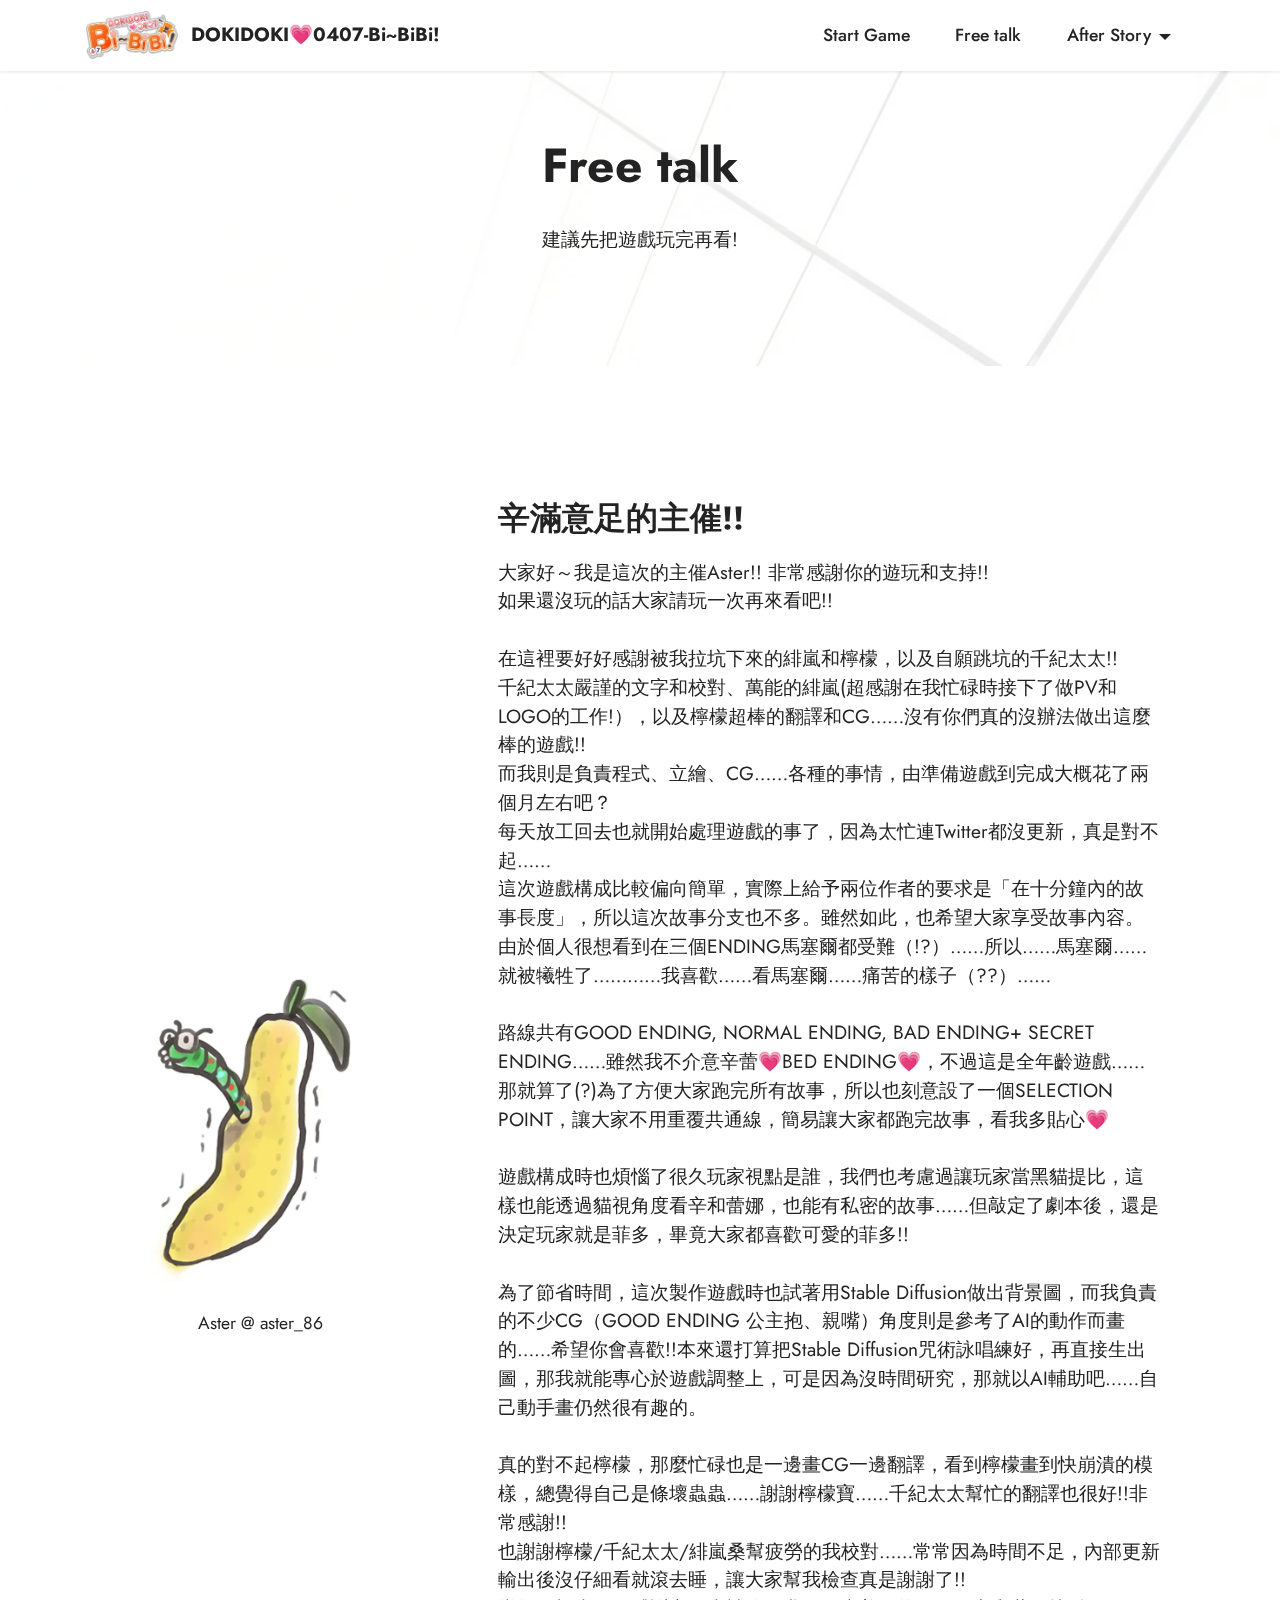
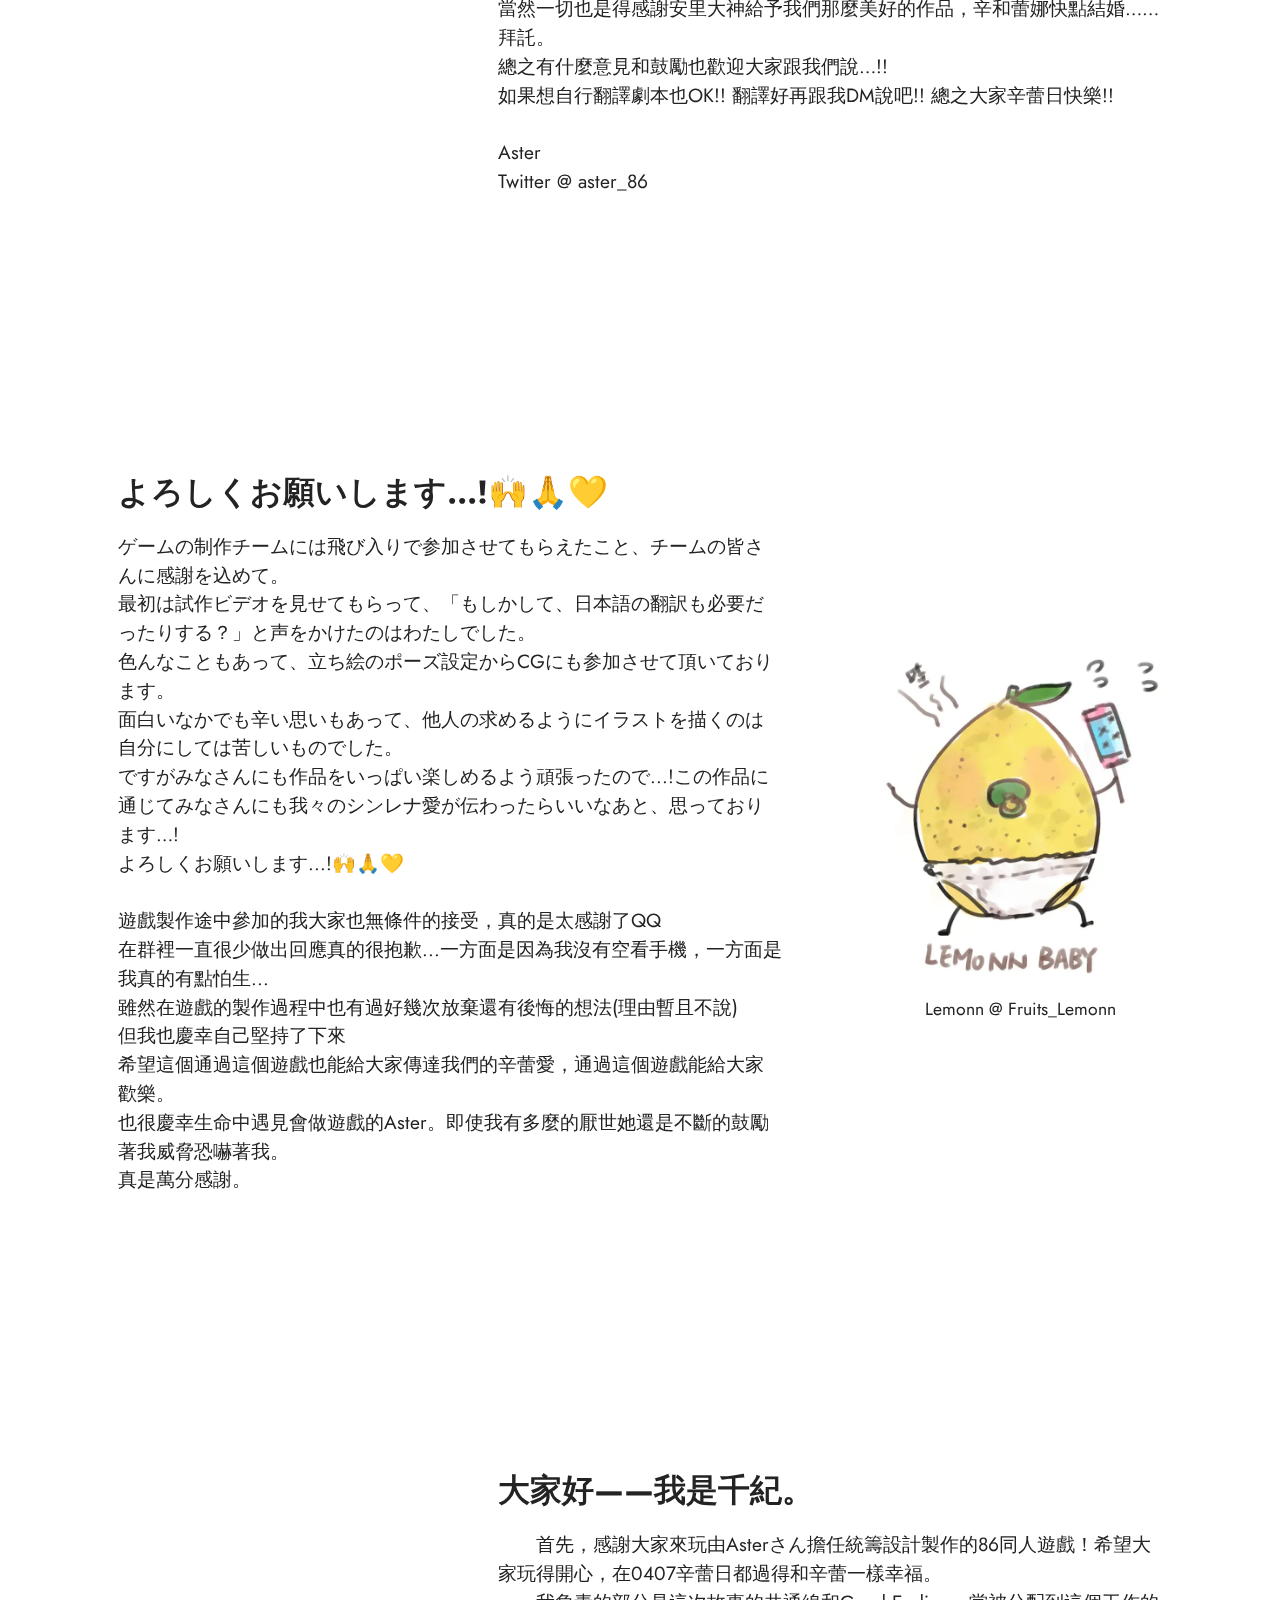
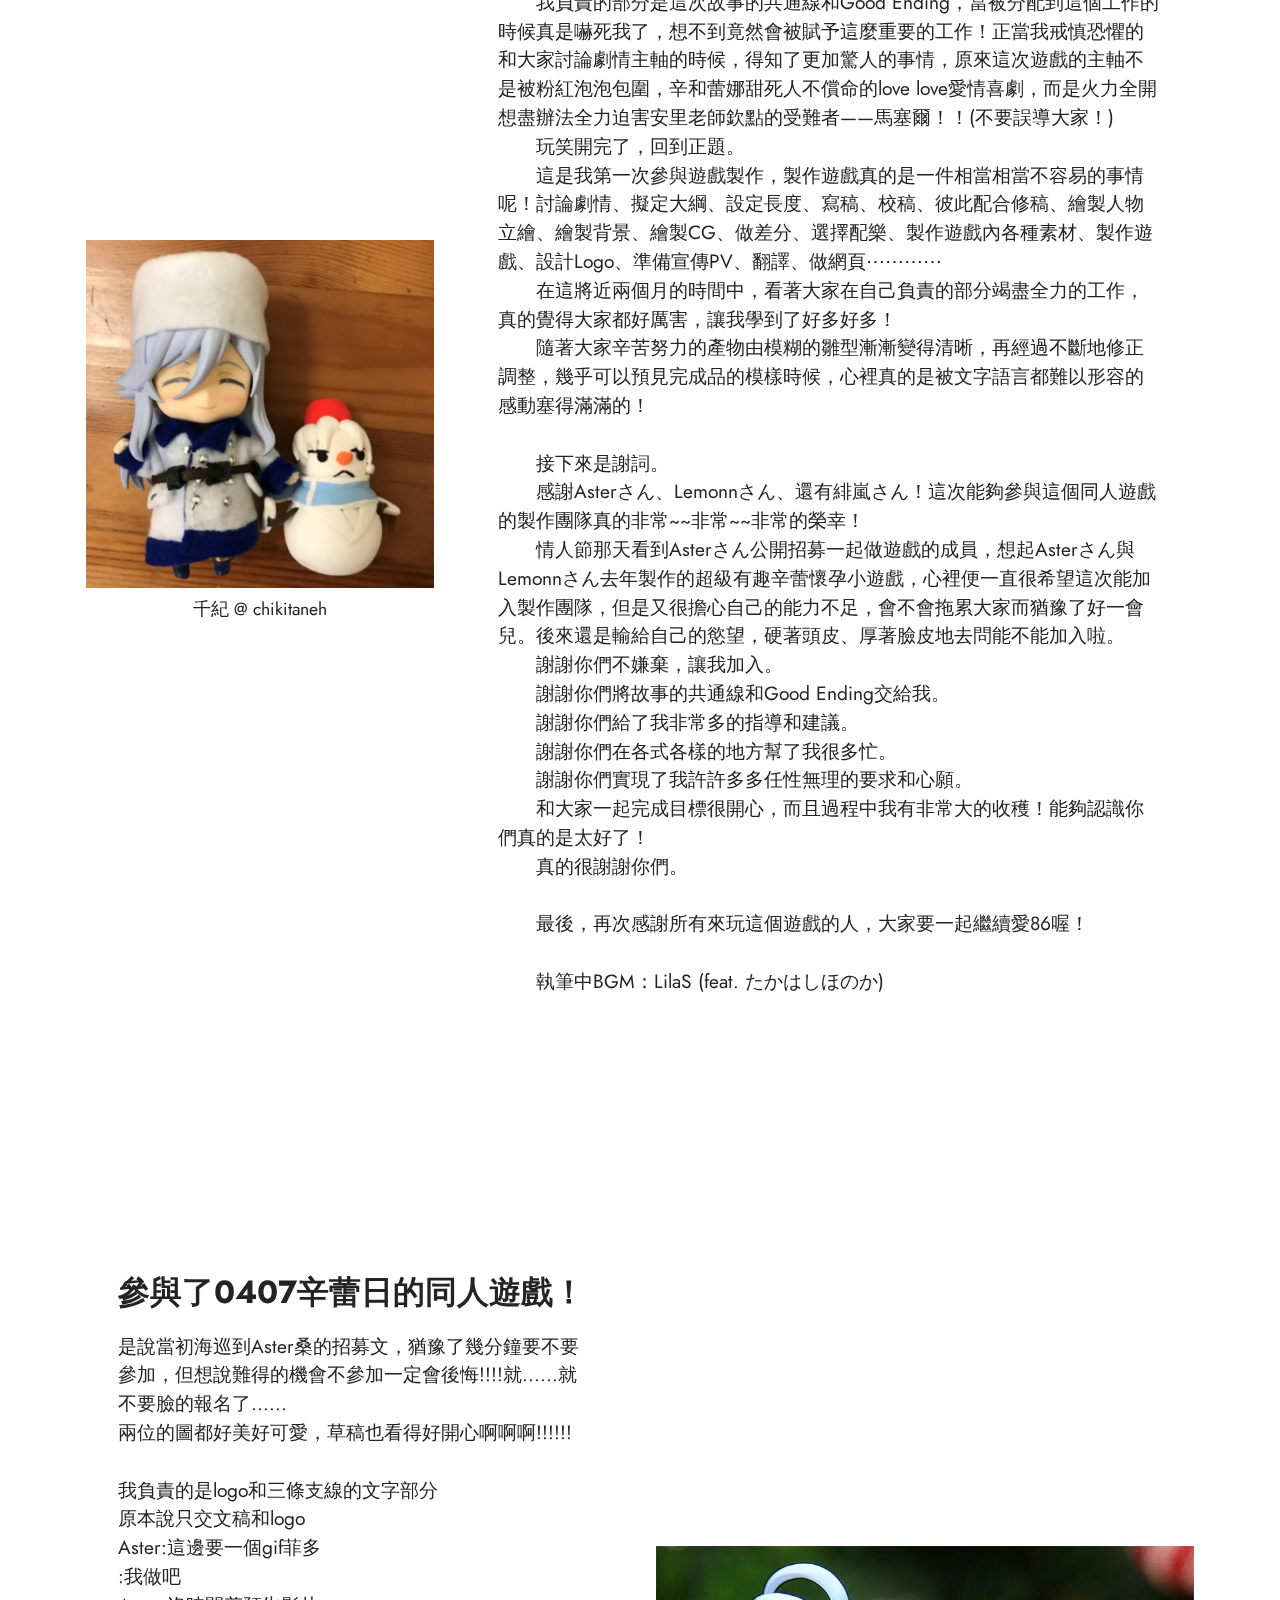
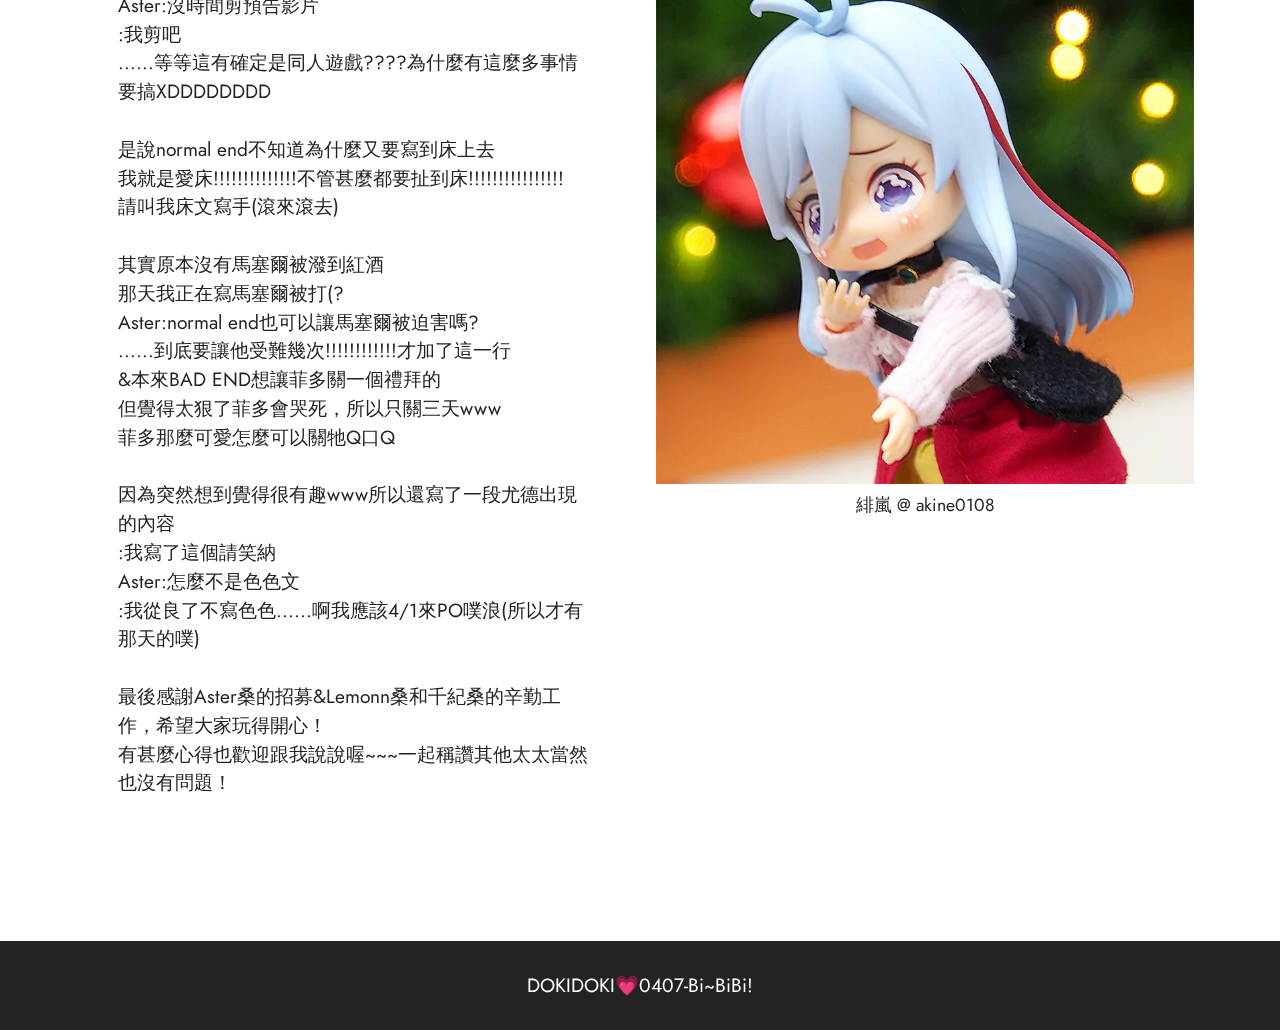
<file: freetalk.html>
<!DOCTYPE html>
<html  >
<head>
  <!-- Site made with Mobirise Website Builder v5.8.4, https://mobirise.com -->
  <meta charset="UTF-8">
  <meta http-equiv="X-UA-Compatible" content="IE=edge">
  <meta name="generator" content="Mobirise v5.8.4, mobirise.com">
  <meta name="twitter:card" content="summary_large_image"/>
  <meta name="twitter:image:src" content="assets/images/freetalk-meta.jpg">
  <meta property="og:image" content="assets/images/freetalk-meta.jpg">
  <meta name="twitter:title" content="DOKIDOKI💗0407-Bi~BiBi! - Free talk">
  <meta name="viewport" content="width=device-width, initial-scale=1, minimum-scale=1">
  <link rel="shortcut icon" href="assets/images/logo.png" type="image/x-icon">
  <meta name="description" content="とある春の夜、シンたちとファイドのお花見会がひらかれた。どうすればこの桜満開の花見会を無事終わらせるのか…
すべてはみんなの可愛い”子犬ちゃん”のファイドにかかってる…！">
  
  
  <title>DOKIDOKI💗0407-Bi~BiBi! - Free talk</title>
  <link rel="stylesheet" href="assets/bootstrap/css/bootstrap.min.css">
  <link rel="stylesheet" href="assets/bootstrap/css/bootstrap-grid.min.css">
  <link rel="stylesheet" href="assets/bootstrap/css/bootstrap-reboot.min.css">
  <link rel="stylesheet" href="assets/parallax/jarallax.css">
  <link rel="stylesheet" href="assets/dropdown/css/style.css">
  <link rel="stylesheet" href="assets/socicon/css/styles.css">
  <link rel="stylesheet" href="assets/theme/css/style.css">
  <link rel="preload" href="https://fonts.googleapis.com/css?family=Jost:100,200,300,400,500,600,700,800,900,100i,200i,300i,400i,500i,600i,700i,800i,900i&display=swap" as="style" onload="this.onload=null;this.rel='stylesheet'">
  <noscript><link rel="stylesheet" href="https://fonts.googleapis.com/css?family=Jost:100,200,300,400,500,600,700,800,900,100i,200i,300i,400i,500i,600i,700i,800i,900i&display=swap"></noscript>
  <link rel="preload" as="style" href="assets/mobirise/css/mbr-additional.css"><link rel="stylesheet" href="assets/mobirise/css/mbr-additional.css" type="text/css">

  
  
  
</head>
<body>

<!-- Analytics -->
<!-- Google tag (gtag.js) -->
<script async src="https://www.googletagmanager.com/gtag/js?id=G-LKJP02T9CK"></script>
<script>
  window.dataLayer = window.dataLayer || [];
  function gtag(){dataLayer.push(arguments);}
  gtag('js', new Date());

  gtag('config', 'G-LKJP02T9CK');
</script>
<!-- /Analytics -->


  
  <section data-bs-version="5.1" class="menu menu1 cid-tzQ8Kci1uC" once="menu" id="menu1-g">
    

    <nav class="navbar navbar-dropdown navbar-fixed-top navbar-expand-lg">
        <div class="container">
            <div class="navbar-brand">
                <span class="navbar-logo">
                    
                        <a href="https://aster-86.github.io/shinlena_20230407/"><img src="assets/images/logo.webp" alt="DOKIDOKI💗0407-Bi~BiBi!" style="height: 3rem;"></a>
                    
                </span>
                <span class="navbar-caption-wrap"><a class="navbar-caption text-black text-primary display-7" href="https://aster-86.github.io/shinlena_20230407/">DOKIDOKI💗0407-Bi~BiBi!</a></span>
            </div>
            <button class="navbar-toggler" type="button" data-toggle="collapse" data-bs-toggle="collapse" data-target="#navbarSupportedContent" data-bs-target="#navbarSupportedContent" aria-controls="navbarNavAltMarkup" aria-expanded="false" aria-label="Toggle navigation">
                <div class="hamburger">
                    <span></span>
                    <span></span>
                    <span></span>
                    <span></span>
                </div>
            </button>
            <div class="collapse navbar-collapse" id="navbarSupportedContent">
                <ul class="navbar-nav nav-dropdown nav-right" data-app-modern-menu="true"><li class="nav-item"><a class="nav-link link text-black text-primary display-4" href="index.html#content4-y">Start Game</a></li>
                    <li class="nav-item"><a class="nav-link link text-black text-primary display-4" href="freetalk.html#content4-r" aria-expanded="false">Free talk</a></li>
                    <li class="nav-item dropdown open"><a class="nav-link link text-black text-primary dropdown-toggle show display-4" href="ex1.html#content5-a" data-toggle="dropdown-submenu" data-bs-toggle="dropdown" data-bs-auto-close="outside" aria-expanded="true">After Story</a><div class="dropdown-menu show" aria-labelledby="dropdown-633" data-bs-popper="none"><a class="text-black text-primary dropdown-item display-4" href="ex2.html#content4-1d">在那，粉紅色的星空下</a><a class="text-black text-primary dropdown-item display-4" href="ex1.html#content4-v">Extra Mission</a></div>
                    </li></ul>
                
                
            </div>
        </div>
    </nav>
</section>

<section data-bs-version="5.1" class="content4 cid-tzVHusRrxk mbr-parallax-background" id="content4-r">
    

    
    <div class="mbr-overlay" style="opacity: 0.7; background-color: rgb(255, 255, 255);">
    </div>
    <div class="container">
        <div class="row justify-content-center">
            <div class="title col-md-12 col-lg-10">
                <h3 class="mbr-section-title mbr-fonts-style align-center mb-4 display-2">
                    <strong>Free talk</strong></h3>
                <h4 class="mbr-section-subtitle align-center mbr-fonts-style mb-4 display-7">建議先把遊戲玩完再看!</h4>
                
            </div>
        </div>
    </div>
</section>

<section data-bs-version="5.1" class="image1 cid-tzVHokefdk" id="image1-n">
    

    
    

    <div class="container">
        <div class="row align-items-center">
            <div class="col-12 col-lg-4">
                <div class="image-wrapper">
                    <img src="assets/images/aster-icon.webp" alt="Aster @ aster_86">
                    <p class="mbr-description mbr-fonts-style pt-2 align-center display-4">
                    Aster @ aster_86</p>
                </div>
            </div>
            <div class="col-12 col-lg">
                <div class="text-wrapper">
                    <h3 class="mbr-section-title mbr-fonts-style mb-3 display-5">
                        <strong>辛滿意足的主催!!</strong></h3>
                    <p class="mbr-text mbr-fonts-style display-7">大家好～我是這次的主催Aster!! 非常感謝你的遊玩和支持!! <br>如果還沒玩的話大家請玩一次再來看吧!!<br>
<br>在這裡要好好感謝被我拉坑下來的緋嵐和檸檬，以及自願跳坑的千紀太太!!
<br>千紀太太嚴謹的文字和校對、萬能的緋嵐(超感謝在我忙碌時接下了做PV和LOGO的工作!），以及檸檬超棒的翻譯和CG……沒有你們真的沒辦法做出這麼棒的遊戲!!
<br>而我則是負責程式、立繪、CG……各種的事情，由準備遊戲到完成大概花了兩個月左右吧？<br>每天放工回去也就開始處理遊戲的事了，因為太忙連Twitter都沒更新，真是對不起……
<br>這次遊戲構成比較偏向簡單，實際上給予兩位作者的要求是「在十分鐘內的故事長度」，所以這次故事分支也不多。雖然如此，也希望大家享受故事內容。<br>由於個人很想看到在三個ENDING馬塞爾都受難（!?）……所以……馬塞爾……就被犧牲了…………我喜歡……看馬塞爾……痛苦的樣子（??）……<br><br>路線共有GOOD ENDING, NORMAL ENDING, BAD ENDING+ SECRET ENDING……雖然我不介意辛蕾💗BED ENDING💗，不過這是全年齡遊戲……那就算了(?)為了方便大家跑完所有故事，所以也刻意設了一個SELECTION POINT，讓大家不用重覆共通線，簡易讓大家都跑完故事，看我多貼心💗<br>
<br>遊戲構成時也煩惱了很久玩家視點是誰，我們也考慮過讓玩家當黑貓提比，這樣也能透過貓視角度看辛和蕾娜，也能有私密的故事……但敲定了劇本後，還是決定玩家就是菲多，畢竟大家都喜歡可愛的菲多!!<br>
<br>為了節省時間，這次製作遊戲時也試著用Stable Diffusion做出背景圖，而我負責的不少CG（GOOD ENDING 公主抱、親嘴）角度則是參考了AI的動作而畫的……希望你會喜歡!!本來還打算把Stable Diffusion咒術詠唱練好，再直接生出圖，那我就能專心於遊戲調整上，可是因為沒時間研究，那就以AI輔助吧……自己動手畫仍然很有趣的。<br>
<br>真的對不起檸檬，那麼忙碌也是一邊畫CG一邊翻譯，看到檸檬畫到快崩潰的模樣，總覺得自己是條壞蟲蟲……謝謝檸檬寶……千紀太太幫忙的翻譯也很好!!非常感謝!!<br>也謝謝檸檬/千紀太太/緋嵐桑幫疲勞的我校對……常常因為時間不足，內部更新輸出後沒仔細看就滾去睡，讓大家幫我檢查真是謝謝了!!&nbsp;<br>當然一切也是得感謝安里大神給予我們那麼美好的作品，辛和蕾娜快點結婚……拜託。
<br>總之有什麼意見和鼓勵也歡迎大家跟我們說…!!<br>如果想自行翻譯劇本也OK!! 翻譯好再跟我DM說吧!! 總之大家辛蕾日快樂!!<br>
<br>Aster
<br>Twitter @ aster_86</p>
                </div>
            </div>
        </div>
    </div>
</section>

<section data-bs-version="5.1" class="image2 cid-tzVHoSlzwT" id="image2-o">
    

    
    

    <div class="container">
        <div class="row align-items-center">
            <div class="col-12 col-lg-4">
                <div class="image-wrapper">
                    <img src="assets/images/lemonn-icon.webp" alt="Lemonn @ Fruits_Lemonn">
                    <p class="mbr-description mbr-fonts-style mt-2 align-center display-4">
                        Lemonn @ Fruits_Lemonn</p>
                </div>
            </div>
            <div class="col-12 col-lg">
                <div class="text-wrapper">
                    <h3 class="mbr-section-title mbr-fonts-style mb-3 display-5">
                        <strong>よろしくお願いします...!🙌🙏💛</strong></h3>
                    <p class="mbr-text mbr-fonts-style display-7">ゲームの制作チームには飛び入りで参加させてもらえたこと、チームの皆さんに感謝を込めて。
<br>最初は試作ビデオを見せてもらって、「もしかして、日本語の翻訳も必要だったりする？」と声をかけたのはわたしでした。
<br>色んなこともあって、立ち絵のポーズ設定からCGにも参加させて頂いております。
<br>面白いなかでも辛い思いもあって、他人の求めるようにイラストを描くのは自分にしては苦しいものでした。
<br>ですがみなさんにも作品をいっぱい楽しめるよう頑張ったので...!この作品に通じてみなさんにも我々のシンレナ愛が伝わったらいいなあと、思っております…!
<br>よろしくお願いします...!🙌🙏💛
<br>
<br>遊戲製作途中參加的我大家也無條件的接受，真的是太感謝了QQ
<br>在群裡一直很少做出回應真的很抱歉...一方面是因為我沒有空看手機，一方面是我真的有點怕生...
<br>雖然在遊戲的製作過程中也有過好幾次放棄還有後悔的想法(理由暫且不說)
<br>但我也慶幸自己堅持了下來
<br>希望這個通過這個遊戲也能給大家傳達我們的辛蕾愛，通過這個遊戲能給大家歡樂。
<br>也很慶幸生命中遇見會做遊戲的Aster。即使我有多麼的厭世她還是不斷的鼓勵著我威脅恐嚇著我。
<br>真是萬分感謝。&nbsp;<br></p>
                </div>
            </div>
        </div>
    </div>
</section>

<section data-bs-version="5.1" class="image1 cid-tzVHphtMlq" id="image1-p">
    

    
    

    <div class="container">
        <div class="row align-items-center">
            <div class="col-12 col-lg-4">
                <div class="image-wrapper">
                    <img src="assets/images/chi-icon.webp" alt="千紀 @ chikitaneh">
                    <p class="mbr-description mbr-fonts-style pt-2 align-center display-4">
                    千紀 @ chikitaneh</p>
                </div>
            </div>
            <div class="col-12 col-lg">
                <div class="text-wrapper">
                    <h3 class="mbr-section-title mbr-fonts-style mb-3 display-5">
                        <strong>大家好——我是千紀。</strong></h3>
                    <p class="mbr-text mbr-fonts-style display-7">　　首先，感謝大家來玩由Asterさん擔任統籌設計製作的86同人遊戲！希望大家玩得開心，在0407辛蕾日都過得和辛蕾一樣幸福。
<br>　　我負責的部分是這次故事的共通線和Good Ending，當被分配到這個工作的時候真是嚇死我了，想不到竟然會被賦予這麼重要的工作！正當我戒慎恐懼的和大家討論劇情主軸的時候，得知了更加驚人的事情，原來這次遊戲的主軸不是被粉紅泡泡包圍，辛和蕾娜甜死人不償命的love love愛情喜劇，而是火力全開想盡辦法全力迫害安里老師欽點的受難者——馬塞爾！！(不要誤導大家！)
<br>　　玩笑開完了，回到正題。
<br>　　這是我第一次參與遊戲製作，製作遊戲真的是一件相當相當不容易的事情呢！討論劇情、擬定大綱、設定長度、寫稿、校稿、彼此配合修稿、繪製人物立繪、繪製背景、繪製CG、做差分、選擇配樂、製作遊戲內各種素材、製作遊戲、設計Logo、準備宣傳PV、翻譯、做網頁⋯⋯⋯⋯
<br>　　在這將近兩個月的時間中，看著大家在自己負責的部分竭盡全力的工作，真的覺得大家都好厲害，讓我學到了好多好多！
<br>　　隨著大家辛苦努力的產物由模糊的雛型漸漸變得清晰，再經過不斷地修正調整，幾乎可以預見完成品的模樣時候，心裡真的是被文字語言都難以形容的感動塞得滿滿的！
<br>　　
<br>　　接下來是謝詞。
<br>　　感謝Asterさん、Lemonnさん、還有緋嵐さん！這次能夠參與這個同人遊戲的製作團隊真的非常~~非常~~非常的榮幸！
<br>　　情人節那天看到Asterさん公開招募一起做遊戲的成員，想起Asterさん與Lemonnさん去年製作的超級有趣辛蕾懷孕小遊戲，心裡便一直很希望這次能加入製作團隊，但是又很擔心自己的能力不足，會不會拖累大家而猶豫了好一會兒。後來還是輸給自己的慾望，硬著頭皮、厚著臉皮地去問能不能加入啦。
<br>　　謝謝你們不嫌棄，讓我加入。
<br>　　謝謝你們將故事的共通線和Good Ending交給我。
<br>　　謝謝你們給了我非常多的指導和建議。
<br>　　謝謝你們在各式各樣的地方幫了我很多忙。
<br>　　謝謝你們實現了我許許多多任性無理的要求和心願。
<br>　　和大家一起完成目標很開心，而且過程中我有非常大的收穫！能夠認識你們真的是太好了！
<br>　　真的很謝謝你們。
<br>　　
<br>　　最後，再次感謝所有來玩這個遊戲的人，大家要一起繼續愛86喔！
<br>　　
<br>　　執筆中BGM：LilaS (feat. たかはしほのか)</p>
                </div>
            </div>
        </div>
    </div>
</section>

<section data-bs-version="5.1" class="image2 cid-tzVHpOzK7U" id="image2-q">
    

    
    

    <div class="container">
        <div class="row align-items-center">
            <div class="col-12 col-lg-6">
                <div class="image-wrapper">
                    <img src="assets/images/fei-icon.webp" alt="緋嵐 @ akine0108">
                    <p class="mbr-description mbr-fonts-style mt-2 align-center display-4">
                        緋嵐 @ akine0108</p>
                </div>
            </div>
            <div class="col-12 col-lg">
                <div class="text-wrapper">
                    <h3 class="mbr-section-title mbr-fonts-style mb-3 display-5">
                        <strong>參與了0407辛蕾日的同人遊戲！</strong></h3>
                    <p class="mbr-text mbr-fonts-style display-7">是說當初海巡到Aster桑的招募文，猶豫了幾分鐘要不要參加，但想說難得的機會不參加一定會後悔!!!!就......就不要臉的報名了......
<br>兩位的圖都好美好可愛，草稿也看得好開心啊啊啊!!!!!!
<br>
<br>我負責的是logo和三條支線的文字部分
<br>原本說只交文稿和logo
<br>Aster:這邊要一個gif菲多
<br>:我做吧
<br>Aster:沒時間剪預告影片
<br>:我剪吧
<br>......等等這有確定是同人遊戲????為什麼有這麼多事情要搞XDDDDDDDD
<br>
<br>是說normal end不知道為什麼又要寫到床上去
<br>我就是愛床!!!!!!!!!!!!!!不管甚麼都要扯到床!!!!!!!!!!!!!!!!
<br>請叫我床文寫手(滾來滾去)
<br>
<br>其實原本沒有馬塞爾被潑到紅酒
<br>那天我正在寫馬塞爾被打(?
<br>Aster:normal end也可以讓馬塞爾被迫害嗎?
<br>......到底要讓他受難幾次!!!!!!!!!!!!才加了這一行
<br>&amp;本來BAD END想讓菲多關一個禮拜的
<br>但覺得太狠了菲多會哭死，所以只關三天www
<br>菲多那麼可愛怎麼可以關牠Q口Q
<br>
<br>因為突然想到覺得很有趣www所以還寫了一段尤德出現的內容
<br>:我寫了這個請笑納
<br>Aster:怎麼不是色色文
<br>:我從良了不寫色色......啊我應該4/1來PO噗浪(所以才有那天的噗)
<br>
<br>最後感謝Aster桑的招募&amp;Lemonn桑和千紀桑的辛勤工作，希望大家玩得開心！
<br>有甚麼心得也歡迎跟我說說喔~~~一起稱讚其他太太當然也沒有問題！</p>
                </div>
            </div>
        </div>
    </div>
</section>

<section data-bs-version="5.1" class="footer7 cid-tzVKbYfYFB" once="footers" id="footer7-t">

    

    

    <div class="container">
        <div class="media-container-row align-center mbr-white">
            <div class="col-12">
                <p class="mbr-text mb-0 mbr-fonts-style display-7">
                    DOKIDOKI💗0407-Bi~BiBi!
                </p>
            </div>
        </div>
    </div>
</section><script src="assets/bootstrap/js/bootstrap.bundle.min.js"></script>  <script src="assets/parallax/jarallax.js"></script>  <script src="assets/smoothscroll/smooth-scroll.js"></script>  <script src="assets/ytplayer/index.js"></script>  <script src="assets/dropdown/js/navbar-dropdown.js"></script>  <script src="assets/theme/js/script.js"></script>  
  
  
</body>
</html>
</file>
<file: assets/parallax/jarallax.css>
.jarallax {
    position: relative;
    z-index: 0;
}
.jarallax > .jarallax-img {
    position: absolute;
    object-fit: cover;
    /* support for plugin https://github.com/bfred-it/object-fit-images */
    font-family: 'object-fit: cover;';
    top: 0;
    left: 0;
    width: 100%;
    height: 100%;
    z-index: -1;
}
</file>
<file: assets/dropdown/css/style.css>
.navbar-dropdown {
  left: 0;
  padding: 0;
  position: absolute;
  right: 0;
  top: 0;
  transition: all 0.45s ease;
  z-index: 1030;
  background: #282828; }
  .navbar-dropdown .navbar-logo {
    margin-right: 0.8rem;
    transition: margin 0.3s ease-in-out;
    vertical-align: middle; }
    .navbar-dropdown .navbar-logo img {
      height: 3.125rem;
      transition: all 0.3s ease-in-out; }
    .navbar-dropdown .navbar-logo.mbr-iconfont {
      font-size: 3.125rem;
      line-height: 3.125rem; }
  .navbar-dropdown .navbar-caption {
    font-weight: 700;
    white-space: normal;
    vertical-align: -4px;
    line-height: 3.125rem !important; }
    .navbar-dropdown .navbar-caption, .navbar-dropdown .navbar-caption:hover {
      color: inherit;
      text-decoration: none; }
  .navbar-dropdown .mbr-iconfont + .navbar-caption {
    vertical-align: -1px; }
  .navbar-dropdown.navbar-fixed-top {
    position: fixed; }
  .navbar-dropdown .navbar-brand span {
    vertical-align: -4px; }
  .navbar-dropdown.bg-color.transparent {
    background: none; }
  .navbar-dropdown.navbar-short .navbar-brand {
    padding: 0.625rem 0; }
    .navbar-dropdown.navbar-short .navbar-brand span {
      vertical-align: -1px; }
  .navbar-dropdown.navbar-short .navbar-caption {
    line-height: 2.375rem !important;
    vertical-align: -2px; }
  .navbar-dropdown.navbar-short .navbar-logo {
    margin-right: 0.5rem; }
    .navbar-dropdown.navbar-short .navbar-logo img {
      height: 2.375rem; }
    .navbar-dropdown.navbar-short .navbar-logo.mbr-iconfont {
      font-size: 2.375rem;
      line-height: 2.375rem; }
  .navbar-dropdown.navbar-short .mbr-table-cell {
    height: 3.625rem; }
  .navbar-dropdown .navbar-close {
    left: 0.6875rem;
    position: fixed;
    top: 0.75rem;
    z-index: 1000; }
  .navbar-dropdown .hamburger-icon {
    content: "";
    display: inline-block;
    vertical-align: middle;
    width: 16px;
    -webkit-box-shadow: 0 -6px 0 1px #282828,0 0 0 1px #282828,0 6px 0 1px #282828;
    -moz-box-shadow: 0 -6px 0 1px #282828,0 0 0 1px #282828,0 6px 0 1px #282828;
    box-shadow: 0 -6px 0 1px #282828,0 0 0 1px #282828,0 6px 0 1px #282828; }

.dropdown-menu .dropdown-toggle[data-toggle="dropdown-submenu"]::after {
  border-bottom: 0.35em solid transparent;
  border-left: 0.35em solid;
  border-right: 0;
  border-top: 0.35em solid transparent;
  margin-left: 0.3rem; }

.dropdown-menu .dropdown-item:focus {
  outline: 0; }

.nav-dropdown {
  font-size: 0.75rem;
  font-weight: 500;
  height: auto !important; }
  .nav-dropdown .nav-btn {
    padding-left: 1rem; }
  .nav-dropdown .link {
    margin: .667em 1.667em;
    font-weight: 500;
    padding: 0;
    transition: color .2s ease-in-out; }
    .nav-dropdown .link.dropdown-toggle {
      margin-right: 2.583em; }
      .nav-dropdown .link.dropdown-toggle::after {
        margin-left: .25rem;
        border-top: 0.35em solid;
        border-right: 0.35em solid transparent;
        border-left: 0.35em solid transparent;
        border-bottom: 0; }
      .nav-dropdown .link.dropdown-toggle[aria-expanded="true"] {
        margin: 0;
        padding: 0.667em 3.263em  0.667em 1.667em; }
  .nav-dropdown .link::after,
  .nav-dropdown .dropdown-item::after {
    color: inherit; }
  .nav-dropdown .btn {
    font-size: 0.75rem;
    font-weight: 700;
    letter-spacing: 0;
    margin-bottom: 0;
    padding-left: 1.25rem;
    padding-right: 1.25rem; }
  .nav-dropdown .dropdown-menu {
    border-radius: 0;
    border: 0;
    left: 0;
    margin: 0;
    padding-bottom: 1.25rem;
    padding-top: 1.25rem;
    position: relative; }
  .nav-dropdown .dropdown-submenu {
    margin-left: 0.125rem;
    top: 0; }
  .nav-dropdown .dropdown-item {
    font-weight: 500;
    line-height: 2;
    padding: 0.3846em 4.615em 0.3846em 1.5385em;
    position: relative;
    transition: color .2s ease-in-out, background-color .2s ease-in-out; }
    .nav-dropdown .dropdown-item::after {
      margin-top: -0.3077em;
      position: absolute;
      right: 1.1538em;
      top: 50%; }
    .nav-dropdown .dropdown-item:focus, .nav-dropdown .dropdown-item:hover {
      background: none; }

@media (max-width: 767px) {
  .nav-dropdown.navbar-toggleable-sm {
    bottom: 0;
    display: none;
    left: 0;
    overflow-x: hidden;
    position: fixed;
    top: 0;
    transform: translateX(-100%);
    -ms-transform: translateX(-100%);
    -webkit-transform: translateX(-100%);
    width: 18.75rem;
    z-index: 999; } }
.nav-dropdown.navbar-toggleable-xl {
  bottom: 0;
  display: none;
  left: 0;
  overflow-x: hidden;
  position: fixed;
  top: 0;
  transform: translateX(-100%);
  -ms-transform: translateX(-100%);
  -webkit-transform: translateX(-100%);
  width: 18.75rem;
  z-index: 999; }

.nav-dropdown-sm {
  display: block !important;
  overflow-x: hidden;
  overflow: auto;
  padding-top: 3.875rem; }
  .nav-dropdown-sm::after {
    content: "";
    display: block;
    height: 3rem;
    width: 100%; }
  .nav-dropdown-sm.collapse.in ~ .navbar-close {
    display: block !important; }
  .nav-dropdown-sm.collapsing, .nav-dropdown-sm.collapse.in {
    transform: translateX(0);
    -ms-transform: translateX(0);
    -webkit-transform: translateX(0);
    transition: all 0.25s ease-out;
    -webkit-transition: all 0.25s ease-out;
    background: #282828; }
  .nav-dropdown-sm.collapsing[aria-expanded="false"] {
    transform: translateX(-100%);
    -ms-transform: translateX(-100%);
    -webkit-transform: translateX(-100%); }
  .nav-dropdown-sm .nav-item {
    display: block;
    margin-left: 0 !important;
    padding-left: 0; }
  .nav-dropdown-sm .link,
  .nav-dropdown-sm .dropdown-item {
    border-top: 1px dotted rgba(255, 255, 255, 0.1);
    font-size: 0.8125rem;
    line-height: 1.6;
    margin: 0 !important;
    padding: 0.875rem 2.4rem 0.875rem 1.5625rem !important;
    position: relative;
    white-space: normal; }
    .nav-dropdown-sm .link:focus, .nav-dropdown-sm .link:hover,
    .nav-dropdown-sm .dropdown-item:focus,
    .nav-dropdown-sm .dropdown-item:hover {
      background: rgba(0, 0, 0, 0.2) !important;
      color: #c0a375; }
  .nav-dropdown-sm .nav-btn {
    position: relative;
    padding: 1.5625rem 1.5625rem 0 1.5625rem; }
    .nav-dropdown-sm .nav-btn::before {
      border-top: 1px dotted rgba(255, 255, 255, 0.1);
      content: "";
      left: 0;
      position: absolute;
      top: 0;
      width: 100%; }
    .nav-dropdown-sm .nav-btn + .nav-btn {
      padding-top: 0.625rem; }
      .nav-dropdown-sm .nav-btn + .nav-btn::before {
        display: none; }
  .nav-dropdown-sm .btn {
    padding: 0.625rem 0; }
  .nav-dropdown-sm .dropdown-toggle[data-toggle="dropdown-submenu"]::after {
    margin-left: .25rem;
    border-top: 0.35em solid;
    border-right: 0.35em solid transparent;
    border-left: 0.35em solid transparent;
    border-bottom: 0; }
  .nav-dropdown-sm .dropdown-toggle[data-toggle="dropdown-submenu"][aria-expanded="true"]::after {
    border-top: 0;
    border-right: 0.35em solid transparent;
    border-left: 0.35em solid transparent;
    border-bottom: 0.35em solid; }
  .nav-dropdown-sm .dropdown-menu {
    margin: 0;
    padding: 0;
    position: relative;
    top: 0;
    left: 0;
    width: 100%;
    border: 0;
    float: none;
    border-radius: 0;
    background: none; }
  .nav-dropdown-sm .dropdown-submenu {
    left: 100%;
    margin-left: 0.125rem;
    margin-top: -1.25rem;
    top: 0; }

.navbar-toggleable-sm .nav-dropdown .dropdown-menu {
  position: absolute; }

.navbar-toggleable-sm .nav-dropdown .dropdown-submenu {
  left: 100%;
  margin-left: 0.125rem;
  margin-top: -1.25rem;
  top: 0; }

.navbar-toggleable-sm.opened .nav-dropdown .dropdown-menu {
  position: relative; }

.navbar-toggleable-sm.opened .nav-dropdown .dropdown-submenu {
  left: 0;
  margin-left: 00rem;
  margin-top: 0rem;
  top: 0; }

.is-builder .nav-dropdown.collapsing {
  transition: none !important; }
</file>
<file: assets/socicon/css/styles.css>
@charset "UTF-8";

@font-face {
  font-family: 'Socicon';
  src:  url('../fonts/socicon.eot');
  src:  url('../fonts/socicon.eot?#iefix') format('embedded-opentype'),
    url('../fonts/socicon.woff2') format('woff2'),
    url('../fonts/socicon.ttf') format('truetype'),
    url('../fonts/socicon.woff') format('woff'),
    url('../fonts/socicon.svg#socicon') format('svg');
  font-weight: normal;
  font-style: normal;
  font-display: swap;
}

[data-icon]:before {
  font-family: "socicon" !important;
  content: attr(data-icon);
  font-style: normal !important;
  font-weight: normal !important;
  font-variant: normal !important;
  text-transform: none !important;
  speak: none;
  line-height: 1;
  -webkit-font-smoothing: antialiased;
  -moz-osx-font-smoothing: grayscale;
}

[class^="socicon-"], [class*=" socicon-"] {
  /* use !important to prevent issues with browser extensions that change fonts */
  font-family: 'Socicon' !important;
  speak: none;
  font-style: normal;
  font-weight: normal;
  font-variant: normal;
  text-transform: none;
  line-height: 1;

  /* Better Font Rendering =========== */
  -webkit-font-smoothing: antialiased;
  -moz-osx-font-smoothing: grayscale;
}

.socicon-eitaa:before {
  content: "\e97c";
}
.socicon-soroush:before {
  content: "\e97d";
}
.socicon-bale:before {
  content: "\e97e";
}
.socicon-zazzle:before {
  content: "\e97b";
}
.socicon-society6:before {
  content: "\e97a";
}
.socicon-redbubble:before {
  content: "\e979";
}
.socicon-avvo:before {
  content: "\e978";
}
.socicon-stitcher:before {
  content: "\e977";
}
.socicon-googlehangouts:before {
  content: "\e974";
}
.socicon-dlive:before {
  content: "\e975";
}
.socicon-vsco:before {
  content: "\e976";
}
.socicon-flipboard:before {
  content: "\e973";
}
.socicon-ubuntu:before {
  content: "\e958";
}
.socicon-artstation:before {
  content: "\e959";
}
.socicon-invision:before {
  content: "\e95a";
}
.socicon-torial:before {
  content: "\e95b";
}
.socicon-collectorz:before {
  content: "\e95c";
}
.socicon-seenthis:before {
  content: "\e95d";
}
.socicon-googleplaymusic:before {
  content: "\e95e";
}
.socicon-debian:before {
  content: "\e95f";
}
.socicon-filmfreeway:before {
  content: "\e960";
}
.socicon-gnome:before {
  content: "\e961";
}
.socicon-itchio:before {
  content: "\e962";
}
.socicon-jamendo:before {
  content: "\e963";
}
.socicon-mix:before {
  content: "\e964";
}
.socicon-sharepoint:before {
  content: "\e965";
}
.socicon-tinder:before {
  content: "\e966";
}
.socicon-windguru:before {
  content: "\e967";
}
.socicon-cdbaby:before {
  content: "\e968";
}
.socicon-elementaryos:before {
  content: "\e969";
}
.socicon-stage32:before {
  content: "\e96a";
}
.socicon-tiktok:before {
  content: "\e96b";
}
.socicon-gitter:before {
  content: "\e96c";
}
.socicon-letterboxd:before {
  content: "\e96d";
}
.socicon-threema:before {
  content: "\e96e";
}
.socicon-splice:before {
  content: "\e96f";
}
.socicon-metapop:before {
  content: "\e970";
}
.socicon-naver:before {
  content: "\e971";
}
.socicon-remote:before {
  content: "\e972";
}
.socicon-internet:before {
  content: "\e957";
}
.socicon-moddb:before {
  content: "\e94b";
}
.socicon-indiedb:before {
  content: "\e94c";
}
.socicon-traxsource:before {
  content: "\e94d";
}
.socicon-gamefor:before {
  content: "\e94e";
}
.socicon-pixiv:before {
  content: "\e94f";
}
.socicon-myanimelist:before {
  content: "\e950";
}
.socicon-blackberry:before {
  content: "\e951";
}
.socicon-wickr:before {
  content: "\e952";
}
.socicon-spip:before {
  content: "\e953";
}
.socicon-napster:before {
  content: "\e954";
}
.socicon-beatport:before {
  content: "\e955";
}
.socicon-hackerone:before {
  content: "\e956";
}
.socicon-hackernews:before {
  content: "\e946";
}
.socicon-smashwords:before {
  content: "\e947";
}
.socicon-kobo:before {
  content: "\e948";
}
.socicon-bookbub:before {
  content: "\e949";
}
.socicon-mailru:before {
  content: "\e94a";
}
.socicon-gitlab:before {
  content: "\e945";
}
.socicon-instructables:before {
  content: "\e944";
}
.socicon-portfolio:before {
  content: "\e943";
}
.socicon-codered:before {
  content: "\e940";
}
.socicon-origin:before {
  content: "\e941";
}
.socicon-nextdoor:before {
  content: "\e942";
}
.socicon-udemy:before {
  content: "\e93f";
}
.socicon-livemaster:before {
  content: "\e93e";
}
.socicon-crunchbase:before {
  content: "\e93b";
}
.socicon-homefy:before {
  content: "\e93c";
}
.socicon-calendly:before {
  content: "\e93d";
}
.socicon-realtor:before {
  content: "\e90f";
}
.socicon-tidal:before {
  content: "\e910";
}
.socicon-qobuz:before {
  content: "\e911";
}
.socicon-natgeo:before {
  content: "\e912";
}
.socicon-mastodon:before {
  content: "\e913";
}
.socicon-unsplash:before {
  content: "\e914";
}
.socicon-homeadvisor:before {
  content: "\e915";
}
.socicon-angieslist:before {
  content: "\e916";
}
.socicon-codepen:before {
  content: "\e917";
}
.socicon-slack:before {
  content: "\e918";
}
.socicon-openaigym:before {
  content: "\e919";
}
.socicon-logmein:before {
  content: "\e91a";
}
.socicon-fiverr:before {
  content: "\e91b";
}
.socicon-gotomeeting:before {
  content: "\e91c";
}
.socicon-aliexpress:before {
  content: "\e91d";
}
.socicon-guru:before {
  content: "\e91e";
}
.socicon-appstore:before {
  content: "\e91f";
}
.socicon-homes:before {
  content: "\e920";
}
.socicon-zoom:before {
  content: "\e921";
}
.socicon-alibaba:before {
  content: "\e922";
}
.socicon-craigslist:before {
  content: "\e923";
}
.socicon-wix:before {
  content: "\e924";
}
.socicon-redfin:before {
  content: "\e925";
}
.socicon-googlecalendar:before {
  content: "\e926";
}
.socicon-shopify:before {
  content: "\e927";
}
.socicon-freelancer:before {
  content: "\e928";
}
.socicon-seedrs:before {
  content: "\e929";
}
.socicon-bing:before {
  content: "\e92a";
}
.socicon-doodle:before {
  content: "\e92b";
}
.socicon-bonanza:before {
  content: "\e92c";
}
.socicon-squarespace:before {
  content: "\e92d";
}
.socicon-toptal:before {
  content: "\e92e";
}
.socicon-gust:before {
  content: "\e92f";
}
.socicon-ask:before {
  content: "\e930";
}
.socicon-trulia:before {
  content: "\e931";
}
.socicon-loomly:before {
  content: "\e932";
}
.socicon-ghost:before {
  content: "\e933";
}
.socicon-upwork:before {
  content: "\e934";
}
.socicon-fundable:before {
  content: "\e935";
}
.socicon-booking:before {
  content: "\e936";
}
.socicon-googlemaps:before {
  content: "\e937";
}
.socicon-zillow:before {
  content: "\e938";
}
.socicon-niconico:before {
  content: "\e939";
}
.socicon-toneden:before {
  content: "\e93a";
}
.socicon-augment:before {
  content: "\e908";
}
.socicon-bitbucket:before {
  content: "\e909";
}
.socicon-fyuse:before {
  content: "\e90a";
}
.socicon-yt-gaming:before {
  content: "\e90b";
}
.socicon-sketchfab:before {
  content: "\e90c";
}
.socicon-mobcrush:before {
  content: "\e90d";
}
.socicon-microsoft:before {
  content: "\e90e";
}
.socicon-pandora:before {
  content: "\e907";
}
.socicon-messenger:before {
  content: "\e906";
}
.socicon-gamewisp:before {
  content: "\e905";
}
.socicon-bloglovin:before {
  content: "\e904";
}
.socicon-tunein:before {
  content: "\e903";
}
.socicon-gamejolt:before {
  content: "\e901";
}
.socicon-trello:before {
  content: "\e902";
}
.socicon-spreadshirt:before {
  content: "\e900";
}
.socicon-500px:before {
  content: "\e000";
}
.socicon-8tracks:before {
  content: "\e001";
}
.socicon-airbnb:before {
  content: "\e002";
}
.socicon-alliance:before {
  content: "\e003";
}
.socicon-amazon:before {
  content: "\e004";
}
.socicon-amplement:before {
  content: "\e005";
}
.socicon-android:before {
  content: "\e006";
}
.socicon-angellist:before {
  content: "\e007";
}
.socicon-apple:before {
  content: "\e008";
}
.socicon-appnet:before {
  content: "\e009";
}
.socicon-baidu:before {
  content: "\e00a";
}
.socicon-bandcamp:before {
  content: "\e00b";
}
.socicon-battlenet:before {
  content: "\e00c";
}
.socicon-mixer:before {
  content: "\e00d";
}
.socicon-bebee:before {
  content: "\e00e";
}
.socicon-bebo:before {
  content: "\e00f";
}
.socicon-behance:before {
  content: "\e010";
}
.socicon-blizzard:before {
  content: "\e011";
}
.socicon-blogger:before {
  content: "\e012";
}
.socicon-buffer:before {
  content: "\e013";
}
.socicon-chrome:before {
  content: "\e014";
}
.socicon-coderwall:before {
  content: "\e015";
}
.socicon-curse:before {
  content: "\e016";
}
.socicon-dailymotion:before {
  content: "\e017";
}
.socicon-deezer:before {
  content: "\e018";
}
.socicon-delicious:before {
  content: "\e019";
}
.socicon-deviantart:before {
  content: "\e01a";
}
.socicon-diablo:before {
  content: "\e01b";
}
.socicon-digg:before {
  content: "\e01c";
}
.socicon-discord:before {
  content: "\e01d";
}
.socicon-disqus:before {
  content: "\e01e";
}
.socicon-douban:before {
  content: "\e01f";
}
.socicon-draugiem:before {
  content: "\e020";
}
.socicon-dribbble:before {
  content: "\e021";
}
.socicon-drupal:before {
  content: "\e022";
}
.socicon-ebay:before {
  content: "\e023";
}
.socicon-ello:before {
  content: "\e024";
}
.socicon-endomodo:before {
  content: "\e025";
}
.socicon-envato:before {
  content: "\e026";
}
.socicon-etsy:before {
  content: "\e027";
}
.socicon-facebook:before {
  content: "\e028";
}
.socicon-feedburner:before {
  content: "\e029";
}
.socicon-filmweb:before {
  content: "\e02a";
}
.socicon-firefox:before {
  content: "\e02b";
}
.socicon-flattr:before {
  content: "\e02c";
}
.socicon-flickr:before {
  content: "\e02d";
}
.socicon-formulr:before {
  content: "\e02e";
}
.socicon-forrst:before {
  content: "\e02f";
}
.socicon-foursquare:before {
  content: "\e030";
}
.socicon-friendfeed:before {
  content: "\e031";
}
.socicon-github:before {
  content: "\e032";
}
.socicon-goodreads:before {
  content: "\e033";
}
.socicon-google:before {
  content: "\e034";
}
.socicon-googlescholar:before {
  content: "\e035";
}
.socicon-googlegroups:before {
  content: "\e036";
}
.socicon-googlephotos:before {
  content: "\e037";
}
.socicon-googleplus:before {
  content: "\e038";
}
.socicon-grooveshark:before {
  content: "\e039";
}
.socicon-hackerrank:before {
  content: "\e03a";
}
.socicon-hearthstone:before {
  content: "\e03b";
}
.socicon-hellocoton:before {
  content: "\e03c";
}
.socicon-heroes:before {
  content: "\e03d";
}
.socicon-smashcast:before {
  content: "\e03e";
}
.socicon-horde:before {
  content: "\e03f";
}
.socicon-houzz:before {
  content: "\e040";
}
.socicon-icq:before {
  content: "\e041";
}
.socicon-identica:before {
  content: "\e042";
}
.socicon-imdb:before {
  content: "\e043";
}
.socicon-instagram:before {
  content: "\e044";
}
.socicon-issuu:before {
  content: "\e045";
}
.socicon-istock:before {
  content: "\e046";
}
.socicon-itunes:before {
  content: "\e047";
}
.socicon-keybase:before {
  content: "\e048";
}
.socicon-lanyrd:before {
  content: "\e049";
}
.socicon-lastfm:before {
  content: "\e04a";
}
.socicon-line:before {
  content: "\e04b";
}
.socicon-linkedin:before {
  content: "\e04c";
}
.socicon-livejournal:before {
  content: "\e04d";
}
.socicon-lyft:before {
  content: "\e04e";
}
.socicon-macos:before {
  content: "\e04f";
}
.socicon-mail:before {
  content: "\e050";
}
.socicon-medium:before {
  content: "\e051";
}
.socicon-meetup:before {
  content: "\e052";
}
.socicon-mixcloud:before {
  content: "\e053";
}
.socicon-modelmayhem:before {
  content: "\e054";
}
.socicon-mumble:before {
  content: "\e055";
}
.socicon-myspace:before {
  content: "\e056";
}
.socicon-newsvine:before {
  content: "\e057";
}
.socicon-nintendo:before {
  content: "\e058";
}
.socicon-npm:before {
  content: "\e059";
}
.socicon-odnoklassniki:before {
  content: "\e05a";
}
.socicon-openid:before {
  content: "\e05b";
}
.socicon-opera:before {
  content: "\e05c";
}
.socicon-outlook:before {
  content: "\e05d";
}
.socicon-overwatch:before {
  content: "\e05e";
}
.socicon-patreon:before {
  content: "\e05f";
}
.socicon-paypal:before {
  content: "\e060";
}
.socicon-periscope:before {
  content: "\e061";
}
.socicon-persona:before {
  content: "\e062";
}
.socicon-pinterest:before {
  content: "\e063";
}
.socicon-play:before {
  content: "\e064";
}
.socicon-player:before {
  content: "\e065";
}
.socicon-playstation:before {
  content: "\e066";
}
.socicon-pocket:before {
  content: "\e067";
}
.socicon-qq:before {
  content: "\e068";
}
.socicon-quora:before {
  content: "\e069";
}
.socicon-raidcall:before {
  content: "\e06a";
}
.socicon-ravelry:before {
  content: "\e06b";
}
.socicon-reddit:before {
  content: "\e06c";
}
.socicon-renren:before {
  content: "\e06d";
}
.socicon-researchgate:before {
  content: "\e06e";
}
.socicon-residentadvisor:before {
  content: "\e06f";
}
.socicon-reverbnation:before {
  content: "\e070";
}
.socicon-rss:before {
  content: "\e071";
}
.socicon-sharethis:before {
  content: "\e072";
}
.socicon-skype:before {
  content: "\e073";
}
.socicon-slideshare:before {
  content: "\e074";
}
.socicon-smugmug:before {
  content: "\e075";
}
.socicon-snapchat:before {
  content: "\e076";
}
.socicon-songkick:before {
  content: "\e077";
}
.socicon-soundcloud:before {
  content: "\e078";
}
.socicon-spotify:before {
  content: "\e079";
}
.socicon-stackexchange:before {
  content: "\e07a";
}
.socicon-stackoverflow:before {
  content: "\e07b";
}
.socicon-starcraft:before {
  content: "\e07c";
}
.socicon-stayfriends:before {
  content: "\e07d";
}
.socicon-steam:before {
  content: "\e07e";
}
.socicon-storehouse:before {
  content: "\e07f";
}
.socicon-strava:before {
  content: "\e080";
}
.socicon-streamjar:before {
  content: "\e081";
}
.socicon-stumbleupon:before {
  content: "\e082";
}
.socicon-swarm:before {
  content: "\e083";
}
.socicon-teamspeak:before {
  content: "\e084";
}
.socicon-teamviewer:before {
  content: "\e085";
}
.socicon-technorati:before {
  content: "\e086";
}
.socicon-telegram:before {
  content: "\e087";
}
.socicon-tripadvisor:before {
  content: "\e088";
}
.socicon-tripit:before {
  content: "\e089";
}
.socicon-triplej:before {
  content: "\e08a";
}
.socicon-tumblr:before {
  content: "\e08b";
}
.socicon-twitch:before {
  content: "\e08c";
}
.socicon-twitter:before {
  content: "\e08d";
}
.socicon-uber:before {
  content: "\e08e";
}
.socicon-ventrilo:before {
  content: "\e08f";
}
.socicon-viadeo:before {
  content: "\e090";
}
.socicon-viber:before {
  content: "\e091";
}
.socicon-viewbug:before {
  content: "\e092";
}
.socicon-vimeo:before {
  content: "\e093";
}
.socicon-vine:before {
  content: "\e094";
}
.socicon-vkontakte:before {
  content: "\e095";
}
.socicon-warcraft:before {
  content: "\e096";
}
.socicon-wechat:before {
  content: "\e097";
}
.socicon-weibo:before {
  content: "\e098";
}
.socicon-whatsapp:before {
  content: "\e099";
}
.socicon-wikipedia:before {
  content: "\e09a";
}
.socicon-windows:before {
  content: "\e09b";
}
.socicon-wordpress:before {
  content: "\e09c";
}
.socicon-wykop:before {
  content: "\e09d";
}
.socicon-xbox:before {
  content: "\e09e";
}
.socicon-xing:before {
  content: "\e09f";
}
.socicon-yahoo:before {
  content: "\e0a0";
}
.socicon-yammer:before {
  content: "\e0a1";
}
.socicon-yandex:before {
  content: "\e0a2";
}
.socicon-yelp:before {
  content: "\e0a3";
}
.socicon-younow:before {
  content: "\e0a4";
}
.socicon-youtube:before {
  content: "\e0a5";
}
.socicon-zapier:before {
  content: "\e0a6";
}
.socicon-zerply:before {
  content: "\e0a7";
}
.socicon-zomato:before {
  content: "\e0a8";
}
.socicon-zynga:before {
  content: "\e0a9";
}
</file>
<file: assets/theme/css/style.css>
@charset "UTF-8";
section {
  background-color: #ffffff;
}

body {
  font-style: normal;
  line-height: 1.5;
  font-weight: 400;
  color: #232323;
  position: relative;
}

button {
  background-color: transparent;
  border-color: transparent;
}

section,
.container,
.container-fluid {
  position: relative;
  word-wrap: break-word;
}

a.mbr-iconfont:hover {
  text-decoration: none;
}

.article .lead p,
.article .lead ul,
.article .lead ol,
.article .lead pre,
.article .lead blockquote {
  margin-bottom: 0;
}

a {
  font-style: normal;
  font-weight: 400;
  cursor: pointer;
}
a, a:hover {
  text-decoration: none;
}

.mbr-section-title {
  font-style: normal;
  line-height: 1.3;
}

.mbr-section-subtitle {
  line-height: 1.3;
}

.mbr-text {
  font-style: normal;
  line-height: 1.7;
}

h1,
h2,
h3,
h4,
h5,
h6,
.display-1,
.display-2,
.display-4,
.display-5,
.display-7,
span,
p,
a {
  line-height: 1;
  word-break: break-word;
  word-wrap: break-word;
  font-weight: 400;
}

b,
strong {
  font-weight: bold;
}

input:-webkit-autofill, input:-webkit-autofill:hover, input:-webkit-autofill:focus, input:-webkit-autofill:active {
  transition-delay: 9999s;
  -webkit-transition-property: background-color, color;
  transition-property: background-color, color;
}

textarea[type=hidden] {
  display: none;
}

section {
  background-position: 50% 50%;
  background-repeat: no-repeat;
  background-size: cover;
}
section .mbr-background-video,
section .mbr-background-video-preview {
  position: absolute;
  bottom: 0;
  left: 0;
  right: 0;
  top: 0;
}

.hidden {
  visibility: hidden;
}

.mbr-z-index20 {
  z-index: 20;
}

/*! Base colors */
.mbr-white {
  color: #ffffff;
}

.mbr-black {
  color: #111111;
}

.mbr-bg-white {
  background-color: #ffffff;
}

.mbr-bg-black {
  background-color: #000000;
}

/*! Text-aligns */
.align-left {
  text-align: left;
}

.align-center {
  text-align: center;
}

.align-right {
  text-align: right;
}

/*! Font-weight  */
.mbr-light {
  font-weight: 300;
}

.mbr-regular {
  font-weight: 400;
}

.mbr-semibold {
  font-weight: 500;
}

.mbr-bold {
  font-weight: 700;
}

/*! Media  */
.media-content {
  flex-basis: 100%;
}

.media-container-row {
  display: flex;
  flex-direction: row;
  flex-wrap: wrap;
  justify-content: center;
  align-content: center;
  align-items: start;
}
.media-container-row .media-size-item {
  width: 400px;
}

.media-container-column {
  display: flex;
  flex-direction: column;
  flex-wrap: wrap;
  justify-content: center;
  align-content: center;
  align-items: stretch;
}
.media-container-column > * {
  width: 100%;
}

@media (min-width: 992px) {
  .media-container-row {
    flex-wrap: nowrap;
  }
}
figure {
  margin-bottom: 0;
  overflow: hidden;
}

figure[mbr-media-size] {
  transition: width 0.1s;
}

img,
iframe {
  display: block;
  width: 100%;
}

.card {
  background-color: transparent;
  border: none;
}

.card-box {
  width: 100%;
}

.card-img {
  text-align: center;
  flex-shrink: 0;
  -webkit-flex-shrink: 0;
}

.media {
  max-width: 100%;
  margin: 0 auto;
}

.mbr-figure {
  align-self: center;
}

.media-container > div {
  max-width: 100%;
}

.mbr-figure img,
.card-img img {
  width: 100%;
}

@media (max-width: 991px) {
  .media-size-item {
    width: auto !important;
  }

  .media {
    width: auto;
  }

  .mbr-figure {
    width: 100% !important;
  }
}
/*! Buttons */
.mbr-section-btn {
  margin-left: -0.6rem;
  margin-right: -0.6rem;
  font-size: 0;
}

.btn {
  font-weight: 600;
  border-width: 1px;
  font-style: normal;
  margin: 0.6rem 0.6rem;
  white-space: normal;
  transition: all 0.2s ease-in-out;
  display: inline-flex;
  align-items: center;
  justify-content: center;
  word-break: break-word;
}

.btn-sm {
  font-weight: 600;
  letter-spacing: 0px;
  transition: all 0.3s ease-in-out;
}

.btn-md {
  font-weight: 600;
  letter-spacing: 0px;
  transition: all 0.3s ease-in-out;
}

.btn-lg {
  font-weight: 600;
  letter-spacing: 0px;
  transition: all 0.3s ease-in-out;
}

.btn-form {
  margin: 0;
}
.btn-form:hover {
  cursor: pointer;
}

nav .mbr-section-btn {
  margin-left: 0rem;
  margin-right: 0rem;
}

/*! Btn icon margin */
.btn .mbr-iconfont,
.btn.btn-sm .mbr-iconfont {
  order: 1;
  cursor: pointer;
  margin-left: 0.5rem;
  vertical-align: sub;
}

.btn.btn-md .mbr-iconfont,
.btn.btn-md .mbr-iconfont {
  margin-left: 0.8rem;
}

.mbr-regular {
  font-weight: 400;
}

.mbr-semibold {
  font-weight: 500;
}

.mbr-bold {
  font-weight: 700;
}

[type=submit] {
  -webkit-appearance: none;
}

/*! Full-screen */
.mbr-fullscreen .mbr-overlay {
  min-height: 100vh;
}

.mbr-fullscreen {
  display: flex;
  display: -moz-flex;
  display: -ms-flex;
  display: -o-flex;
  align-items: center;
  min-height: 100vh;
  padding-top: 3rem;
  padding-bottom: 3rem;
}

/*! Map */
.map {
  height: 25rem;
  position: relative;
}
.map iframe {
  width: 100%;
  height: 100%;
}

/*! Scroll to top arrow */
.mbr-arrow-up {
  bottom: 25px;
  right: 90px;
  position: fixed;
  text-align: right;
  z-index: 5000;
  color: #ffffff;
  font-size: 22px;
}

.mbr-arrow-up a {
  background: rgba(0, 0, 0, 0.2);
  border-radius: 50%;
  color: #fff;
  display: inline-block;
  height: 60px;
  width: 60px;
  border: 2px solid #fff;
  outline-style: none !important;
  position: relative;
  text-decoration: none;
  transition: all 0.3s ease-in-out;
  cursor: pointer;
  text-align: center;
}
.mbr-arrow-up a:hover {
  background-color: rgba(0, 0, 0, 0.4);
}
.mbr-arrow-up a i {
  line-height: 60px;
}

.mbr-arrow-up-icon {
  display: block;
  color: #fff;
}

.mbr-arrow-up-icon::before {
  content: "›";
  display: inline-block;
  font-family: serif;
  font-size: 22px;
  line-height: 1;
  font-style: normal;
  position: relative;
  top: 6px;
  left: -4px;
  transform: rotate(-90deg);
}

/*! Arrow Down */
.mbr-arrow {
  position: absolute;
  bottom: 45px;
  left: 50%;
  width: 60px;
  height: 60px;
  cursor: pointer;
  background-color: rgba(80, 80, 80, 0.5);
  border-radius: 50%;
  transform: translateX(-50%);
}
@media (max-width: 767px) {
  .mbr-arrow {
    display: none;
  }
}
.mbr-arrow > a {
  display: inline-block;
  text-decoration: none;
  outline-style: none;
  -webkit-animation: arrowdown 1.7s ease-in-out infinite;
          animation: arrowdown 1.7s ease-in-out infinite;
  color: #ffffff;
}
.mbr-arrow > a > i {
  position: absolute;
  top: -2px;
  left: 15px;
  font-size: 2rem;
}

#scrollToTop a i::before {
  content: "";
  position: absolute;
  display: block;
  border-bottom: 2.5px solid #fff;
  border-left: 2.5px solid #fff;
  width: 27.8%;
  height: 27.8%;
  left: 50%;
  top: 51%;
  transform: translateY(-30%) translateX(-50%) rotate(135deg);
}

@keyframes arrowdown {
  0% {
    transform: translateY(0px);
  }
  50% {
    transform: translateY(-5px);
  }
  100% {
    transform: translateY(0px);
  }
}
@-webkit-keyframes arrowdown {
  0% {
    transform: translateY(0px);
  }
  50% {
    transform: translateY(-5px);
  }
  100% {
    transform: translateY(0px);
  }
}
@media (max-width: 500px) {
  .mbr-arrow-up {
    left: 0;
    right: 0;
    text-align: center;
  }
}
/*Gradients animation*/
@keyframes gradient-animation {
  from {
    background-position: 0% 100%;
    -webkit-animation-timing-function: ease-in-out;
            animation-timing-function: ease-in-out;
  }
  to {
    background-position: 100% 0%;
    -webkit-animation-timing-function: ease-in-out;
            animation-timing-function: ease-in-out;
  }
}
@-webkit-keyframes gradient-animation {
  from {
    background-position: 0% 100%;
    -webkit-animation-timing-function: ease-in-out;
            animation-timing-function: ease-in-out;
  }
  to {
    background-position: 100% 0%;
    -webkit-animation-timing-function: ease-in-out;
            animation-timing-function: ease-in-out;
  }
}
.bg-gradient {
  background-size: 200% 200%;
  animation: gradient-animation 5s infinite alternate;
  -webkit-animation: gradient-animation 5s infinite alternate;
}

.menu .navbar-brand {
  display: -webkit-flex;
}
.menu .navbar-brand span {
  display: flex;
  display: -webkit-flex;
}
.menu .navbar-brand .navbar-caption-wrap {
  display: -webkit-flex;
}
.menu .navbar-brand .navbar-logo img {
  display: -webkit-flex;
  width: auto;
}
@media (min-width: 768px) and (max-width: 991px) {
  .menu .navbar-toggleable-sm .navbar-nav {
    display: -ms-flexbox;
  }
}
@media (max-width: 991px) {
  .menu .navbar-collapse {
    max-height: 93.5vh;
  }
  .menu .navbar-collapse.show {
    overflow: auto;
  }
}
@media (min-width: 992px) {
  .menu .navbar-nav.nav-dropdown {
    display: -webkit-flex;
  }
  .menu .navbar-toggleable-sm .navbar-collapse {
    display: -webkit-flex !important;
  }
  .menu .collapsed .navbar-collapse {
    max-height: 93.5vh;
  }
  .menu .collapsed .navbar-collapse.show {
    overflow: auto;
  }
}
@media (max-width: 767px) {
  .menu .navbar-collapse {
    max-height: 80vh;
  }
}

.nav-link .mbr-iconfont {
  margin-right: 0.5rem;
}

.navbar {
  display: -webkit-flex;
  -webkit-flex-wrap: wrap;
  -webkit-align-items: center;
  -webkit-justify-content: space-between;
}

.navbar-collapse {
  -webkit-flex-basis: 100%;
  -webkit-flex-grow: 1;
  -webkit-align-items: center;
}

.nav-dropdown .link {
  padding: 0.667em 1.667em !important;
  margin: 0 !important;
}

.nav {
  display: -webkit-flex;
  -webkit-flex-wrap: wrap;
}

.row {
  display: -webkit-flex;
  -webkit-flex-wrap: wrap;
}

.justify-content-center {
  -webkit-justify-content: center;
}

.form-inline {
  display: -webkit-flex;
}

.card-wrapper {
  -webkit-flex: 1;
}

.carousel-control {
  z-index: 10;
  display: -webkit-flex;
}

.carousel-controls {
  display: -webkit-flex;
}

.media {
  display: -webkit-flex;
}

.form-group:focus {
  outline: none;
}

.jq-selectbox__select {
  padding: 7px 0;
  position: relative;
}

.jq-selectbox__dropdown {
  overflow: hidden;
  border-radius: 10px;
  position: absolute;
  top: 100%;
  left: 0 !important;
  width: 100% !important;
}

.jq-selectbox__trigger-arrow {
  right: 0;
  transform: translateY(-50%);
}

.jq-selectbox li {
  padding: 1.07em 0.5em;
}

input[type=range] {
  padding-left: 0 !important;
  padding-right: 0 !important;
}

.modal-dialog,
.modal-content {
  height: 100%;
}

.modal-dialog .carousel-inner {
  height: calc(100vh - 1.75rem);
}
@media (max-width: 575px) {
  .modal-dialog .carousel-inner {
    height: calc(100vh - 1rem);
  }
}

.carousel-item {
  text-align: center;
}

.carousel-item img {
  margin: auto;
}

.navbar-toggler {
  align-self: flex-start;
  padding: 0.25rem 0.75rem;
  font-size: 1.25rem;
  line-height: 1;
  background: transparent;
  border: 1px solid transparent;
  border-radius: 0.25rem;
}

.navbar-toggler:focus,
.navbar-toggler:hover {
  text-decoration: none;
  box-shadow: none;
}

.navbar-toggler-icon {
  display: inline-block;
  width: 1.5em;
  height: 1.5em;
  vertical-align: middle;
  content: "";
  background: no-repeat center center;
  background-size: 100% 100%;
}

.navbar-toggler-left {
  position: absolute;
  left: 1rem;
}

.navbar-toggler-right {
  position: absolute;
  right: 1rem;
}

.card-img {
  width: auto;
}

.menu .navbar.collapsed:not(.beta-menu) {
  flex-direction: column;
}

.carousel-item.active,
.carousel-item-next,
.carousel-item-prev {
  display: flex;
}

.note-air-layout .dropup .dropdown-menu,
.note-air-layout .navbar-fixed-bottom .dropdown .dropdown-menu {
  bottom: initial !important;
}

html,
body {
  height: auto;
  min-height: 100vh;
}

.dropup .dropdown-toggle::after {
  display: none;
}

.form-asterisk {
  font-family: initial;
  position: absolute;
  top: -2px;
  font-weight: normal;
}

.form-control-label {
  position: relative;
  cursor: pointer;
  margin-bottom: 0.357em;
  padding: 0;
}

.alert {
  color: #ffffff;
  border-radius: 0;
  border: 0;
  font-size: 1.1rem;
  line-height: 1.5;
  margin-bottom: 1.875rem;
  padding: 1.25rem;
  position: relative;
  text-align: center;
}
.alert.alert-form::after {
  background-color: inherit;
  bottom: -7px;
  content: "";
  display: block;
  height: 14px;
  left: 50%;
  margin-left: -7px;
  position: absolute;
  transform: rotate(45deg);
  width: 14px;
}

.form-control {
  background-color: #ffffff;
  background-clip: border-box;
  color: #232323;
  line-height: 1rem !important;
  height: auto;
  padding: 0.6rem 1.2rem;
  transition: border-color 0.25s ease 0s;
  border: 1px solid transparent !important;
  border-radius: 4px;
  box-shadow: rgba(0, 0, 0, 0.07) 0px 1px 1px 0px, rgba(0, 0, 0, 0.07) 0px 1px 3px 0px, rgba(0, 0, 0, 0.03) 0px 0px 0px 1px;
}
.form-active .form-control:invalid {
  border-color: red;
}

form .row {
  margin-left: -0.6rem;
  margin-right: -0.6rem;
}
form .row [class*=col] {
  padding-left: 0.6rem;
  padding-right: 0.6rem;
}

form .mbr-section-btn {
  margin: 0;
  padding-left: 0.6rem;
  padding-right: 0.6rem;
}

form .btn {
  display: flex;
  padding: 0.6rem 1.2rem;
  margin: 0;
}

form .form-check-input {
  margin-top: 0.5;
}

textarea.form-control {
  line-height: 1.5rem !important;
}

.form-group {
  margin-bottom: 1.2rem;
}

.form-control,
form .btn {
  min-height: 48px;
}

.gdpr-block label span.textGDPR input[name=gdpr] {
  top: 7px;
}

.form-control:focus {
  box-shadow: none;
}

:focus {
  outline: none;
}

.mbr-overlay {
  background-color: #000;
  bottom: 0;
  left: 0;
  opacity: 0.5;
  position: absolute;
  right: 0;
  top: 0;
  z-index: 0;
  pointer-events: none;
}

blockquote {
  font-style: italic;
  padding: 3rem;
  font-size: 1.09rem;
  position: relative;
  border-left: 3px solid;
}

ul,
ol,
pre,
blockquote {
  margin-bottom: 2.3125rem;
}

.mt-4 {
  margin-top: 2rem !important;
}

.mb-4 {
  margin-bottom: 2rem !important;
}

@media (min-width: 992px) {
  .container {
    padding-left: 16px;
    padding-right: 16px;
  }

  .row {
    margin-left: -16px;
    margin-right: -16px;
  }
  .row > [class*=col] {
    padding-left: 16px;
    padding-right: 16px;
  }
}
@media (min-width: 768px) {
  .container-fluid {
    padding-left: 32px;
    padding-right: 32px;
  }
}
@media (min-width: 768px) and (max-width: 991px) {
  .mbr-container {
    padding-left: 32px;
    padding-right: 32px;
  }
}
@media (max-width: 767px) {
  .mbr-container {
    padding-left: 16px;
    padding-right: 16px;
  }
}
.card-wrapper,
.item-wrapper {
  overflow: hidden;
}

.app-video-wrapper > img {
  opacity: 1;
}

.item {
  position: relative;
}

.dropdown-menu .dropdown-menu {
  left: 100%;
}

.dropdown-item + .dropdown-menu {
  display: none;
}

.dropdown-item:hover + .dropdown-menu,
.dropdown-menu:hover {
  display: block;
}

@media (min-aspect-ratio: 16/9) {
  .mbr-video-foreground {
    height: 300% !important;
    top: -100% !important;
  }
}
@media (max-aspect-ratio: 16/9) {
  .mbr-video-foreground {
    width: 300% !important;
    left: -100% !important;
  }
}.engine {
	position: absolute;
	text-indent: -2400px;
	text-align: center;
	padding: 0;
	top: 0;
	left: -2400px;
}
</file>
<file: assets/mobirise/css/mbr-additional.css>
body {
  font-family: Jost;
}
.display-1 {
  font-family: 'Jost', sans-serif;
  font-size: 4.6rem;
  line-height: 1.1;
}
.display-1 > .mbr-iconfont {
  font-size: 5.75rem;
}
.display-2 {
  font-family: 'Jost', sans-serif;
  font-size: 3rem;
  line-height: 1.1;
}
.display-2 > .mbr-iconfont {
  font-size: 3.75rem;
}
.display-4 {
  font-family: 'Jost', sans-serif;
  font-size: 1.1rem;
  line-height: 1.5;
}
.display-4 > .mbr-iconfont {
  font-size: 1.375rem;
}
.display-5 {
  font-family: 'Jost', sans-serif;
  font-size: 2rem;
  line-height: 1.5;
}
.display-5 > .mbr-iconfont {
  font-size: 2.5rem;
}
.display-7 {
  font-family: 'Jost', sans-serif;
  font-size: 1.2rem;
  line-height: 1.5;
}
.display-7 > .mbr-iconfont {
  font-size: 1.5rem;
}
/* ---- Fluid typography for mobile devices ---- */
/* 1.4 - font scale ratio ( bootstrap == 1.42857 ) */
/* 100vw - current viewport width */
/* (48 - 20)  48 == 48rem == 768px, 20 == 20rem == 320px(minimal supported viewport) */
/* 0.65 - min scale variable, may vary */
@media (max-width: 992px) {
  .display-1 {
    font-size: 3.68rem;
  }
}
@media (max-width: 768px) {
  .display-1 {
    font-size: 3.22rem;
    font-size: calc( 2.26rem + (4.6 - 2.26) * ((100vw - 20rem) / (48 - 20)));
    line-height: calc( 1.1 * (2.26rem + (4.6 - 2.26) * ((100vw - 20rem) / (48 - 20))));
  }
  .display-2 {
    font-size: 2.4rem;
    font-size: calc( 1.7rem + (3 - 1.7) * ((100vw - 20rem) / (48 - 20)));
    line-height: calc( 1.3 * (1.7rem + (3 - 1.7) * ((100vw - 20rem) / (48 - 20))));
  }
  .display-4 {
    font-size: 0.88rem;
    font-size: calc( 1.0350000000000001rem + (1.1 - 1.0350000000000001) * ((100vw - 20rem) / (48 - 20)));
    line-height: calc( 1.4 * (1.0350000000000001rem + (1.1 - 1.0350000000000001) * ((100vw - 20rem) / (48 - 20))));
  }
  .display-5 {
    font-size: 1.6rem;
    font-size: calc( 1.35rem + (2 - 1.35) * ((100vw - 20rem) / (48 - 20)));
    line-height: calc( 1.4 * (1.35rem + (2 - 1.35) * ((100vw - 20rem) / (48 - 20))));
  }
  .display-7 {
    font-size: 0.96rem;
    font-size: calc( 1.07rem + (1.2 - 1.07) * ((100vw - 20rem) / (48 - 20)));
    line-height: calc( 1.4 * (1.07rem + (1.2 - 1.07) * ((100vw - 20rem) / (48 - 20))));
  }
}
/* Buttons */
.btn {
  padding: 0.6rem 1.2rem;
  border-radius: 4px;
}
.btn-sm {
  padding: 0.6rem 1.2rem;
  border-radius: 4px;
}
.btn-md {
  padding: 0.6rem 1.2rem;
  border-radius: 4px;
}
.btn-lg {
  padding: 1rem 2.6rem;
  border-radius: 4px;
}
.bg-primary {
  background-color: #6592e6 !important;
}
.bg-success {
  background-color: #40b0bf !important;
}
.bg-info {
  background-color: #47b5ed !important;
}
.bg-warning {
  background-color: #ffe161 !important;
}
.bg-danger {
  background-color: #ff9966 !important;
}
.btn-primary,
.btn-primary:active {
  background-color: #6592e6 !important;
  border-color: #6592e6 !important;
  color: #ffffff !important;
  box-shadow: 0 2px 2px 0 rgba(0, 0, 0, 0.2);
}
.btn-primary:hover,
.btn-primary:focus,
.btn-primary.focus,
.btn-primary.active {
  color: #ffffff !important;
  background-color: #2260d2 !important;
  border-color: #2260d2 !important;
  box-shadow: 0 2px 5px 0 rgba(0, 0, 0, 0.2);
}
.btn-primary.disabled,
.btn-primary:disabled {
  color: #ffffff !important;
  background-color: #2260d2 !important;
  border-color: #2260d2 !important;
}
.btn-secondary,
.btn-secondary:active {
  background-color: #ff6666 !important;
  border-color: #ff6666 !important;
  color: #ffffff !important;
  box-shadow: 0 2px 2px 0 rgba(0, 0, 0, 0.2);
}
.btn-secondary:hover,
.btn-secondary:focus,
.btn-secondary.focus,
.btn-secondary.active {
  color: #ffffff !important;
  background-color: #ff0f0f !important;
  border-color: #ff0f0f !important;
  box-shadow: 0 2px 5px 0 rgba(0, 0, 0, 0.2);
}
.btn-secondary.disabled,
.btn-secondary:disabled {
  color: #ffffff !important;
  background-color: #ff0f0f !important;
  border-color: #ff0f0f !important;
}
.btn-info,
.btn-info:active {
  background-color: #47b5ed !important;
  border-color: #47b5ed !important;
  color: #ffffff !important;
  box-shadow: 0 2px 2px 0 rgba(0, 0, 0, 0.2);
}
.btn-info:hover,
.btn-info:focus,
.btn-info.focus,
.btn-info.active {
  color: #ffffff !important;
  background-color: #148cca !important;
  border-color: #148cca !important;
  box-shadow: 0 2px 5px 0 rgba(0, 0, 0, 0.2);
}
.btn-info.disabled,
.btn-info:disabled {
  color: #ffffff !important;
  background-color: #148cca !important;
  border-color: #148cca !important;
}
.btn-success,
.btn-success:active {
  background-color: #40b0bf !important;
  border-color: #40b0bf !important;
  color: #ffffff !important;
  box-shadow: 0 2px 2px 0 rgba(0, 0, 0, 0.2);
}
.btn-success:hover,
.btn-success:focus,
.btn-success.focus,
.btn-success.active {
  color: #ffffff !important;
  background-color: #2a747e !important;
  border-color: #2a747e !important;
  box-shadow: 0 2px 5px 0 rgba(0, 0, 0, 0.2);
}
.btn-success.disabled,
.btn-success:disabled {
  color: #ffffff !important;
  background-color: #2a747e !important;
  border-color: #2a747e !important;
}
.btn-warning,
.btn-warning:active {
  background-color: #ffe161 !important;
  border-color: #ffe161 !important;
  color: #614f00 !important;
  box-shadow: 0 2px 2px 0 rgba(0, 0, 0, 0.2);
}
.btn-warning:hover,
.btn-warning:focus,
.btn-warning.focus,
.btn-warning.active {
  color: #0a0800 !important;
  background-color: #ffd10a !important;
  border-color: #ffd10a !important;
  box-shadow: 0 2px 5px 0 rgba(0, 0, 0, 0.2);
}
.btn-warning.disabled,
.btn-warning:disabled {
  color: #614f00 !important;
  background-color: #ffd10a !important;
  border-color: #ffd10a !important;
}
.btn-danger,
.btn-danger:active {
  background-color: #ff9966 !important;
  border-color: #ff9966 !important;
  color: #ffffff !important;
  box-shadow: 0 2px 2px 0 rgba(0, 0, 0, 0.2);
}
.btn-danger:hover,
.btn-danger:focus,
.btn-danger.focus,
.btn-danger.active {
  color: #ffffff !important;
  background-color: #ff5f0f !important;
  border-color: #ff5f0f !important;
  box-shadow: 0 2px 5px 0 rgba(0, 0, 0, 0.2);
}
.btn-danger.disabled,
.btn-danger:disabled {
  color: #ffffff !important;
  background-color: #ff5f0f !important;
  border-color: #ff5f0f !important;
}
.btn-white,
.btn-white:active {
  background-color: #fafafa !important;
  border-color: #fafafa !important;
  color: #7a7a7a !important;
  box-shadow: 0 2px 2px 0 rgba(0, 0, 0, 0.2);
}
.btn-white:hover,
.btn-white:focus,
.btn-white.focus,
.btn-white.active {
  color: #4f4f4f !important;
  background-color: #cfcfcf !important;
  border-color: #cfcfcf !important;
  box-shadow: 0 2px 5px 0 rgba(0, 0, 0, 0.2);
}
.btn-white.disabled,
.btn-white:disabled {
  color: #7a7a7a !important;
  background-color: #cfcfcf !important;
  border-color: #cfcfcf !important;
}
.btn-black,
.btn-black:active {
  background-color: #232323 !important;
  border-color: #232323 !important;
  color: #ffffff !important;
  box-shadow: 0 2px 2px 0 rgba(0, 0, 0, 0.2);
}
.btn-black:hover,
.btn-black:focus,
.btn-black.focus,
.btn-black.active {
  color: #ffffff !important;
  background-color: #000000 !important;
  border-color: #000000 !important;
  box-shadow: 0 2px 5px 0 rgba(0, 0, 0, 0.2);
}
.btn-black.disabled,
.btn-black:disabled {
  color: #ffffff !important;
  background-color: #000000 !important;
  border-color: #000000 !important;
}
.btn-primary-outline,
.btn-primary-outline:active {
  background-color: transparent !important;
  border-color: transparent;
  color: #6592e6;
}
.btn-primary-outline:hover,
.btn-primary-outline:focus,
.btn-primary-outline.focus,
.btn-primary-outline.active {
  color: #2260d2 !important;
  background-color: transparent!important;
  border-color: transparent!important;
  box-shadow: none!important;
}
.btn-primary-outline.disabled,
.btn-primary-outline:disabled {
  color: #ffffff !important;
  background-color: #6592e6 !important;
  border-color: #6592e6 !important;
}
.btn-secondary-outline,
.btn-secondary-outline:active {
  background-color: transparent !important;
  border-color: transparent;
  color: #ff6666;
}
.btn-secondary-outline:hover,
.btn-secondary-outline:focus,
.btn-secondary-outline.focus,
.btn-secondary-outline.active {
  color: #ff0f0f !important;
  background-color: transparent!important;
  border-color: transparent!important;
  box-shadow: none!important;
}
.btn-secondary-outline.disabled,
.btn-secondary-outline:disabled {
  color: #ffffff !important;
  background-color: #ff6666 !important;
  border-color: #ff6666 !important;
}
.btn-info-outline,
.btn-info-outline:active {
  background-color: transparent !important;
  border-color: transparent;
  color: #47b5ed;
}
.btn-info-outline:hover,
.btn-info-outline:focus,
.btn-info-outline.focus,
.btn-info-outline.active {
  color: #148cca !important;
  background-color: transparent!important;
  border-color: transparent!important;
  box-shadow: none!important;
}
.btn-info-outline.disabled,
.btn-info-outline:disabled {
  color: #ffffff !important;
  background-color: #47b5ed !important;
  border-color: #47b5ed !important;
}
.btn-success-outline,
.btn-success-outline:active {
  background-color: transparent !important;
  border-color: transparent;
  color: #40b0bf;
}
.btn-success-outline:hover,
.btn-success-outline:focus,
.btn-success-outline.focus,
.btn-success-outline.active {
  color: #2a747e !important;
  background-color: transparent!important;
  border-color: transparent!important;
  box-shadow: none!important;
}
.btn-success-outline.disabled,
.btn-success-outline:disabled {
  color: #ffffff !important;
  background-color: #40b0bf !important;
  border-color: #40b0bf !important;
}
.btn-warning-outline,
.btn-warning-outline:active {
  background-color: transparent !important;
  border-color: transparent;
  color: #ffe161;
}
.btn-warning-outline:hover,
.btn-warning-outline:focus,
.btn-warning-outline.focus,
.btn-warning-outline.active {
  color: #ffd10a !important;
  background-color: transparent!important;
  border-color: transparent!important;
  box-shadow: none!important;
}
.btn-warning-outline.disabled,
.btn-warning-outline:disabled {
  color: #614f00 !important;
  background-color: #ffe161 !important;
  border-color: #ffe161 !important;
}
.btn-danger-outline,
.btn-danger-outline:active {
  background-color: transparent !important;
  border-color: transparent;
  color: #ff9966;
}
.btn-danger-outline:hover,
.btn-danger-outline:focus,
.btn-danger-outline.focus,
.btn-danger-outline.active {
  color: #ff5f0f !important;
  background-color: transparent!important;
  border-color: transparent!important;
  box-shadow: none!important;
}
.btn-danger-outline.disabled,
.btn-danger-outline:disabled {
  color: #ffffff !important;
  background-color: #ff9966 !important;
  border-color: #ff9966 !important;
}
.btn-black-outline,
.btn-black-outline:active {
  background-color: transparent !important;
  border-color: transparent;
  color: #232323;
}
.btn-black-outline:hover,
.btn-black-outline:focus,
.btn-black-outline.focus,
.btn-black-outline.active {
  color: #000000 !important;
  background-color: transparent!important;
  border-color: transparent!important;
  box-shadow: none!important;
}
.btn-black-outline.disabled,
.btn-black-outline:disabled {
  color: #ffffff !important;
  background-color: #232323 !important;
  border-color: #232323 !important;
}
.btn-white-outline,
.btn-white-outline:active {
  background-color: transparent !important;
  border-color: transparent;
  color: #fafafa;
}
.btn-white-outline:hover,
.btn-white-outline:focus,
.btn-white-outline.focus,
.btn-white-outline.active {
  color: #cfcfcf !important;
  background-color: transparent!important;
  border-color: transparent!important;
  box-shadow: none!important;
}
.btn-white-outline.disabled,
.btn-white-outline:disabled {
  color: #7a7a7a !important;
  background-color: #fafafa !important;
  border-color: #fafafa !important;
}
.text-primary {
  color: #6592e6 !important;
}
.text-secondary {
  color: #ff6666 !important;
}
.text-success {
  color: #40b0bf !important;
}
.text-info {
  color: #47b5ed !important;
}
.text-warning {
  color: #ffe161 !important;
}
.text-danger {
  color: #ff9966 !important;
}
.text-white {
  color: #fafafa !important;
}
.text-black {
  color: #232323 !important;
}
a.text-primary:hover,
a.text-primary:focus,
a.text-primary.active {
  color: #205ac5 !important;
}
a.text-secondary:hover,
a.text-secondary:focus,
a.text-secondary.active {
  color: #ff0000 !important;
}
a.text-success:hover,
a.text-success:focus,
a.text-success.active {
  color: #266a73 !important;
}
a.text-info:hover,
a.text-info:focus,
a.text-info.active {
  color: #1283bc !important;
}
a.text-warning:hover,
a.text-warning:focus,
a.text-warning.active {
  color: #facb00 !important;
}
a.text-danger:hover,
a.text-danger:focus,
a.text-danger.active {
  color: #ff5500 !important;
}
a.text-white:hover,
a.text-white:focus,
a.text-white.active {
  color: #c7c7c7 !important;
}
a.text-black:hover,
a.text-black:focus,
a.text-black.active {
  color: #000000 !important;
}
a[class*="text-"]:not(.nav-link):not(.dropdown-item):not([role]):not(.navbar-caption) {
  position: relative;
  background-image: transparent;
  background-size: 10000px 2px;
  background-repeat: no-repeat;
  background-position: 0px 1.2em;
  background-position: -10000px 1.2em;
}
a[class*="text-"]:not(.nav-link):not(.dropdown-item):not([role]):not(.navbar-caption):hover {
  transition: background-position 2s ease-in-out;
  background-image: linear-gradient(currentColor 50%, currentColor 50%);
  background-position: 0px 1.2em;
}
.nav-tabs .nav-link.active {
  color: #6592e6;
}
.nav-tabs .nav-link:not(.active) {
  color: #232323;
}
.alert-success {
  background-color: #70c770;
}
.alert-info {
  background-color: #47b5ed;
}
.alert-warning {
  background-color: #ffe161;
}
.alert-danger {
  background-color: #ff9966;
}
.mbr-gallery-filter li.active .btn {
  background-color: #6592e6;
  border-color: #6592e6;
  color: #ffffff;
}
.mbr-gallery-filter li.active .btn:focus {
  box-shadow: none;
}
a,
a:hover {
  color: #6592e6;
}
.mbr-plan-header.bg-primary .mbr-plan-subtitle,
.mbr-plan-header.bg-primary .mbr-plan-price-desc {
  color: #ffffff;
}
.mbr-plan-header.bg-success .mbr-plan-subtitle,
.mbr-plan-header.bg-success .mbr-plan-price-desc {
  color: #a0d8df;
}
.mbr-plan-header.bg-info .mbr-plan-subtitle,
.mbr-plan-header.bg-info .mbr-plan-price-desc {
  color: #ffffff;
}
.mbr-plan-header.bg-warning .mbr-plan-subtitle,
.mbr-plan-header.bg-warning .mbr-plan-price-desc {
  color: #ffffff;
}
.mbr-plan-header.bg-danger .mbr-plan-subtitle,
.mbr-plan-header.bg-danger .mbr-plan-price-desc {
  color: #ffffff;
}
/* Scroll to top button*/
.scrollToTop_wraper {
  display: none;
}
.form-control {
  font-family: 'Jost', sans-serif;
  font-size: 1.1rem;
  line-height: 1.5;
  font-weight: 400;
}
.form-control > .mbr-iconfont {
  font-size: 1.375rem;
}
.form-control:hover,
.form-control:focus {
  box-shadow: rgba(0, 0, 0, 0.07) 0px 1px 1px 0px, rgba(0, 0, 0, 0.07) 0px 1px 3px 0px, rgba(0, 0, 0, 0.03) 0px 0px 0px 1px;
  border-color: #6592e6 !important;
}
.form-control:-webkit-input-placeholder {
  font-family: 'Jost', sans-serif;
  font-size: 1.1rem;
  line-height: 1.5;
  font-weight: 400;
}
.form-control:-webkit-input-placeholder > .mbr-iconfont {
  font-size: 1.375rem;
}
blockquote {
  border-color: #6592e6;
}
/* Forms */
.jq-selectbox li:hover,
.jq-selectbox li.selected {
  background-color: #6592e6;
  color: #ffffff;
}
.jq-number__spin {
  transition: 0.25s ease;
}
.jq-number__spin:hover {
  border-color: #6592e6;
}
.jq-selectbox .jq-selectbox__trigger-arrow,
.jq-number__spin.minus:after,
.jq-number__spin.plus:after {
  transition: 0.4s;
  border-top-color: #353535;
  border-bottom-color: #353535;
}
.jq-selectbox:hover .jq-selectbox__trigger-arrow,
.jq-number__spin.minus:hover:after,
.jq-number__spin.plus:hover:after {
  border-top-color: #6592e6;
  border-bottom-color: #6592e6;
}
.xdsoft_datetimepicker .xdsoft_calendar td.xdsoft_default,
.xdsoft_datetimepicker .xdsoft_calendar td.xdsoft_current,
.xdsoft_datetimepicker .xdsoft_timepicker .xdsoft_time_box > div > div.xdsoft_current {
  color: #ffffff !important;
  background-color: #6592e6 !important;
  box-shadow: none !important;
}
.xdsoft_datetimepicker .xdsoft_calendar td:hover,
.xdsoft_datetimepicker .xdsoft_timepicker .xdsoft_time_box > div > div:hover {
  color: #000000 !important;
  background: #ff6666 !important;
  box-shadow: none !important;
}
.lazy-bg {
  background-image: none !important;
}
.lazy-placeholder:not(section),
.lazy-none {
  display: block;
  position: relative;
  padding-bottom: 56.25%;
  width: 100%;
  height: auto;
}
iframe.lazy-placeholder,
.lazy-placeholder:after {
  content: '';
  position: absolute;
  width: 200px;
  height: 200px;
  background: transparent no-repeat center;
  background-size: contain;
  top: 50%;
  left: 50%;
  transform: translateX(-50%) translateY(-50%);
  background-image: url("data:image/svg+xml;charset=UTF-8,%3csvg width='32' height='32' viewBox='0 0 64 64' xmlns='http://www.w3.org/2000/svg' stroke='%236592e6' %3e%3cg fill='none' fill-rule='evenodd'%3e%3cg transform='translate(16 16)' stroke-width='2'%3e%3ccircle stroke-opacity='.5' cx='16' cy='16' r='16'/%3e%3cpath d='M32 16c0-9.94-8.06-16-16-16'%3e%3canimateTransform attributeName='transform' type='rotate' from='0 16 16' to='360 16 16' dur='1s' repeatCount='indefinite'/%3e%3c/path%3e%3c/g%3e%3c/g%3e%3c/svg%3e");
}
section.lazy-placeholder:after {
  opacity: 0.5;
}
body {
  overflow-x: hidden;
}
a {
  transition: color 0.6s;
}
.cid-tzQ8Kci1uC {
  z-index: 1000;
  width: 100%;
  position: relative;
  min-height: 60px;
}
.cid-tzQ8Kci1uC nav.navbar {
  position: fixed;
}
.cid-tzQ8Kci1uC .dropdown-item:before {
  font-family: Moririse2 !important;
  content: "\e966";
  display: inline-block;
  width: 0;
  position: absolute;
  left: 1rem;
  top: 0.5rem;
  margin-right: 0.5rem;
  line-height: 1;
  font-size: inherit;
  vertical-align: middle;
  text-align: center;
  overflow: hidden;
  transform: scale(0, 1);
  transition: all 0.25s ease-in-out;
}
.cid-tzQ8Kci1uC .dropdown-menu {
  padding: 0;
  border-radius: 4px;
  box-shadow: 0 1px 3px 0 rgba(0, 0, 0, 0.1);
}
.cid-tzQ8Kci1uC .dropdown-item {
  border-bottom: 1px solid #e6e6e6;
}
.cid-tzQ8Kci1uC .dropdown-item:hover,
.cid-tzQ8Kci1uC .dropdown-item:focus {
  background: #6592e6 !important;
  color: white !important;
}
.cid-tzQ8Kci1uC .dropdown-item:hover span {
  color: white;
}
.cid-tzQ8Kci1uC .dropdown-item:first-child {
  border-top-left-radius: 4px;
  border-top-right-radius: 4px;
}
.cid-tzQ8Kci1uC .dropdown-item:last-child {
  border-bottom: none;
  border-bottom-left-radius: 4px;
  border-bottom-right-radius: 4px;
}
.cid-tzQ8Kci1uC .nav-dropdown .link {
  padding: 0 0.3em !important;
  margin: 0.667em 1em !important;
}
.cid-tzQ8Kci1uC .nav-dropdown .link.dropdown-toggle::after {
  margin-left: 0.5rem;
  margin-top: 0.2rem;
}
.cid-tzQ8Kci1uC .nav-link {
  position: relative;
}
.cid-tzQ8Kci1uC .container {
  display: flex;
  margin: auto;
}
@media (min-width: 992px) {
  .cid-tzQ8Kci1uC .container {
    flex-wrap: nowrap;
  }
}
.cid-tzQ8Kci1uC .iconfont-wrapper {
  color: #000000 !important;
  font-size: 1.5rem;
  padding-right: 0.5rem;
}
.cid-tzQ8Kci1uC .dropdown-menu,
.cid-tzQ8Kci1uC .navbar.opened {
  background: #ffffff !important;
}
.cid-tzQ8Kci1uC .nav-item:focus,
.cid-tzQ8Kci1uC .nav-link:focus {
  outline: none;
}
.cid-tzQ8Kci1uC .dropdown .dropdown-menu .dropdown-item {
  width: auto;
  transition: all 0.25s ease-in-out;
}
.cid-tzQ8Kci1uC .dropdown .dropdown-menu .dropdown-item::after {
  right: 0.5rem;
}
.cid-tzQ8Kci1uC .dropdown .dropdown-menu .dropdown-item .mbr-iconfont {
  margin-right: 0.5rem;
  vertical-align: sub;
}
.cid-tzQ8Kci1uC .dropdown .dropdown-menu .dropdown-item .mbr-iconfont:before {
  display: inline-block;
  transform: scale(1, 1);
  transition: all 0.25s ease-in-out;
}
.cid-tzQ8Kci1uC .collapsed .dropdown-menu .dropdown-item:before {
  display: none;
}
.cid-tzQ8Kci1uC .collapsed .dropdown .dropdown-menu .dropdown-item {
  padding: 0.235em 1.5em 0.235em 1.5em !important;
  transition: none;
  margin: 0 !important;
}
.cid-tzQ8Kci1uC .navbar {
  min-height: 70px;
  transition: all 0.3s;
  border-bottom: 1px solid transparent;
  box-shadow: 0 1px 3px 0 rgba(0, 0, 0, 0.1);
  background: #ffffff;
}
.cid-tzQ8Kci1uC .navbar.opened {
  transition: all 0.3s;
}
.cid-tzQ8Kci1uC .navbar .dropdown-item {
  padding: 0.5rem 1.8rem;
}
.cid-tzQ8Kci1uC .navbar .navbar-logo img {
  width: auto;
}
.cid-tzQ8Kci1uC .navbar .navbar-collapse {
  justify-content: flex-end;
  z-index: 1;
}
.cid-tzQ8Kci1uC .navbar.collapsed {
  justify-content: center;
}
.cid-tzQ8Kci1uC .navbar.collapsed .nav-item .nav-link::before {
  display: none;
}
.cid-tzQ8Kci1uC .navbar.collapsed.opened .dropdown-menu {
  top: 0;
}
@media (min-width: 992px) {
  .cid-tzQ8Kci1uC .navbar.collapsed.opened:not(.navbar-short) .navbar-collapse {
    max-height: calc(98.5vh - 3rem);
  }
}
.cid-tzQ8Kci1uC .navbar.collapsed .dropdown-menu .dropdown-submenu {
  left: 0 !important;
}
.cid-tzQ8Kci1uC .navbar.collapsed .dropdown-menu .dropdown-item:after {
  right: auto;
}
.cid-tzQ8Kci1uC .navbar.collapsed .dropdown-menu .dropdown-toggle[data-toggle="dropdown-submenu"]:after {
  margin-left: 0.5rem;
  margin-top: 0.2rem;
  border-top: 0.35em solid;
  border-right: 0.35em solid transparent;
  border-left: 0.35em solid transparent;
  border-bottom: 0;
  top: 41%;
}
.cid-tzQ8Kci1uC .navbar.collapsed ul.navbar-nav li {
  margin: auto;
}
.cid-tzQ8Kci1uC .navbar.collapsed .dropdown-menu .dropdown-item {
  padding: 0.25rem 1.5rem;
  text-align: center;
}
.cid-tzQ8Kci1uC .navbar.collapsed .icons-menu {
  padding-left: 0;
  padding-right: 0;
  padding-top: 0.5rem;
  padding-bottom: 0.5rem;
}
@media (max-width: 991px) {
  .cid-tzQ8Kci1uC .navbar .nav-item .nav-link::before {
    display: none;
  }
  .cid-tzQ8Kci1uC .navbar.opened .dropdown-menu {
    top: 0;
  }
  .cid-tzQ8Kci1uC .navbar .dropdown-menu .dropdown-submenu {
    left: 0 !important;
  }
  .cid-tzQ8Kci1uC .navbar .dropdown-menu .dropdown-item:after {
    right: auto;
  }
  .cid-tzQ8Kci1uC .navbar .dropdown-menu .dropdown-toggle[data-toggle="dropdown-submenu"]:after {
    margin-left: 0.5rem;
    margin-top: 0.2rem;
    border-top: 0.35em solid;
    border-right: 0.35em solid transparent;
    border-left: 0.35em solid transparent;
    border-bottom: 0;
    top: 40%;
  }
  .cid-tzQ8Kci1uC .navbar .navbar-logo img {
    height: 3rem !important;
  }
  .cid-tzQ8Kci1uC .navbar ul.navbar-nav li {
    margin: auto;
  }
  .cid-tzQ8Kci1uC .navbar .dropdown-menu .dropdown-item {
    padding: 0.25rem 1.5rem !important;
    text-align: center;
  }
  .cid-tzQ8Kci1uC .navbar .navbar-brand {
    flex-shrink: initial;
    flex-basis: auto;
    word-break: break-word;
    padding-right: 2rem;
  }
  .cid-tzQ8Kci1uC .navbar .navbar-toggler {
    flex-basis: auto;
  }
  .cid-tzQ8Kci1uC .navbar .icons-menu {
    padding-left: 0;
    padding-top: 0.5rem;
    padding-bottom: 0.5rem;
  }
}
@media (max-width: 991px) and (max-width: 767px) {
  .cid-tzQ8Kci1uC .navbar .navbar-brand {
    width: calc(100% - 31px);
  }
}
.cid-tzQ8Kci1uC .navbar.navbar-short {
  min-height: 60px;
}
.cid-tzQ8Kci1uC .navbar.navbar-short .navbar-logo img {
  height: 2.5rem !important;
}
.cid-tzQ8Kci1uC .navbar.navbar-short .navbar-brand {
  min-height: 60px;
  padding: 0;
}
.cid-tzQ8Kci1uC .navbar-brand {
  min-height: 70px;
  flex-shrink: 0;
  align-items: center;
  margin-right: 0;
  padding: 10px 0;
  transition: all 0.3s;
  word-break: break-word;
  z-index: 1;
}
.cid-tzQ8Kci1uC .navbar-brand .navbar-caption {
  line-height: inherit !important;
}
.cid-tzQ8Kci1uC .navbar-brand .navbar-logo a {
  outline: none;
}
.cid-tzQ8Kci1uC .dropdown-item.active,
.cid-tzQ8Kci1uC .dropdown-item:active {
  background-color: transparent;
}
.cid-tzQ8Kci1uC .navbar-expand-lg .navbar-nav .nav-link {
  padding: 0;
}
.cid-tzQ8Kci1uC .nav-dropdown .link.dropdown-toggle {
  margin-right: 1.667em;
}
.cid-tzQ8Kci1uC .nav-dropdown .link.dropdown-toggle[aria-expanded="true"] {
  margin-right: 0;
  padding: 0.667em 1.667em;
}
.cid-tzQ8Kci1uC .navbar.navbar-expand-lg .dropdown .dropdown-menu {
  background: #ffffff;
}
.cid-tzQ8Kci1uC .navbar.navbar-expand-lg .dropdown .dropdown-menu .dropdown-submenu {
  margin: 0;
  left: 100%;
}
.cid-tzQ8Kci1uC .navbar .dropdown.open > .dropdown-menu {
  display: block;
}
.cid-tzQ8Kci1uC ul.navbar-nav {
  flex-wrap: wrap;
}
.cid-tzQ8Kci1uC .navbar-buttons {
  text-align: center;
  min-width: 170px;
}
.cid-tzQ8Kci1uC button.navbar-toggler {
  outline: none;
  width: 31px;
  height: 20px;
  cursor: pointer;
  transition: all 0.2s;
  position: relative;
  align-self: center;
}
.cid-tzQ8Kci1uC button.navbar-toggler .hamburger span {
  position: absolute;
  right: 0;
  width: 30px;
  height: 2px;
  border-right: 5px;
  background-color: #000000;
}
.cid-tzQ8Kci1uC button.navbar-toggler .hamburger span:nth-child(1) {
  top: 0;
  transition: all 0.2s;
}
.cid-tzQ8Kci1uC button.navbar-toggler .hamburger span:nth-child(2) {
  top: 8px;
  transition: all 0.15s;
}
.cid-tzQ8Kci1uC button.navbar-toggler .hamburger span:nth-child(3) {
  top: 8px;
  transition: all 0.15s;
}
.cid-tzQ8Kci1uC button.navbar-toggler .hamburger span:nth-child(4) {
  top: 16px;
  transition: all 0.2s;
}
.cid-tzQ8Kci1uC nav.opened .hamburger span:nth-child(1) {
  top: 8px;
  width: 0;
  opacity: 0;
  right: 50%;
  transition: all 0.2s;
}
.cid-tzQ8Kci1uC nav.opened .hamburger span:nth-child(2) {
  transform: rotate(45deg);
  transition: all 0.25s;
}
.cid-tzQ8Kci1uC nav.opened .hamburger span:nth-child(3) {
  transform: rotate(-45deg);
  transition: all 0.25s;
}
.cid-tzQ8Kci1uC nav.opened .hamburger span:nth-child(4) {
  top: 8px;
  width: 0;
  opacity: 0;
  right: 50%;
  transition: all 0.2s;
}
.cid-tzQ8Kci1uC .navbar-dropdown {
  padding: 0 1rem;
  position: fixed;
}
.cid-tzQ8Kci1uC a.nav-link {
  display: flex;
  align-items: center;
  justify-content: center;
}
.cid-tzQ8Kci1uC .icons-menu {
  flex-wrap: nowrap;
  display: flex;
  justify-content: center;
  padding-left: 1rem;
  padding-right: 1rem;
  padding-top: 0.3rem;
  text-align: center;
}
@media screen and (-ms-high-contrast: active), (-ms-high-contrast: none) {
  .cid-tzQ8Kci1uC .navbar {
    height: 70px;
  }
  .cid-tzQ8Kci1uC .navbar.opened {
    height: auto;
  }
  .cid-tzQ8Kci1uC .nav-item .nav-link:hover::before {
    width: 175%;
    max-width: calc(100% + 2rem);
    left: -1rem;
  }
}
.cid-tzQ8HpNa52 {
  background-image: url("../../../assets/images/bg-sakuranight2-1.webp");
}
.cid-tzQ8HpNa52 .mbr-fallback-image.disabled {
  display: none;
}
.cid-tzQ8HpNa52 .mbr-fallback-image {
  display: block;
  background-size: cover;
  background-position: center center;
  width: 100%;
  height: 100%;
  position: absolute;
  top: 0;
}
.cid-tzVGxtOpd4 {
  padding-top: 6rem;
  padding-bottom: 6rem;
  background-image: url("../../../assets/images/starting-message.webp");
}
.cid-tzVGxtOpd4 .mbr-fallback-image.disabled {
  display: none;
}
.cid-tzVGxtOpd4 .mbr-fallback-image {
  display: block;
  background-size: cover;
  background-position: center center;
  width: 100%;
  height: 100%;
  position: absolute;
  top: 0;
}
.cid-tA1d6MtTgp {
  padding-top: 6rem;
  padding-bottom: 0rem;
  background-color: #ffffff;
}
.cid-tA1d6MtTgp img,
.cid-tA1d6MtTgp .item-img {
  width: 100%;
}
.cid-tA1d6MtTgp .item:focus,
.cid-tA1d6MtTgp span:focus {
  outline: none;
}
.cid-tA1d6MtTgp .item {
  cursor: pointer;
  margin-bottom: 2rem;
  position: relative;
}
.cid-tA1d6MtTgp .item-wrapper {
  position: unset;
  border-radius: 4px;
  background: #fafafa;
  height: 100%;
  display: flex;
  flex-flow: column nowrap;
}
@media (min-width: 992px) {
  .cid-tA1d6MtTgp .item-wrapper .item-content {
    padding: 2rem;
  }
}
@media (max-width: 991px) {
  .cid-tA1d6MtTgp .item-wrapper .item-content {
    padding: 1rem;
  }
}
.cid-tA1d6MtTgp .mbr-section-btn {
  margin-top: auto !important;
}
.cid-tA1d6MtTgp .mbr-section-title {
  color: #232323;
}
.cid-tAoR6OyhqG {
  padding-top: 0rem;
  padding-bottom: 8rem;
  background-color: #ffffff;
}
.cid-tAoR6OyhqG img,
.cid-tAoR6OyhqG .item-img {
  width: 100%;
}
.cid-tAoR6OyhqG .item:focus,
.cid-tAoR6OyhqG span:focus {
  outline: none;
}
.cid-tAoR6OyhqG .item {
  cursor: pointer;
  margin-bottom: 2rem;
  position: relative;
}
.cid-tAoR6OyhqG .item-wrapper {
  position: unset;
  border-radius: 4px;
  background: #fafafa;
  height: 100%;
  display: flex;
  flex-flow: column nowrap;
}
@media (min-width: 992px) {
  .cid-tAoR6OyhqG .item-wrapper .item-content {
    padding: 2rem;
  }
}
@media (max-width: 991px) {
  .cid-tAoR6OyhqG .item-wrapper .item-content {
    padding: 1rem;
  }
}
.cid-tAoR6OyhqG .mbr-section-btn {
  margin-top: auto !important;
}
.cid-tAoR6OyhqG .mbr-section-title {
  color: #232323;
}
.cid-tA1pocEEYd {
  padding-top: 5rem;
  padding-bottom: 5rem;
  background-color: #fafafa;
}
.cid-tA1pocEEYd .mbr-fallback-image.disabled {
  display: none;
}
.cid-tA1pocEEYd .mbr-fallback-image {
  display: block;
  background-size: cover;
  background-position: center center;
  width: 100%;
  height: 100%;
  position: absolute;
  top: 0;
}
.cid-tA1oH2oPba {
  padding-top: 6rem;
  padding-bottom: 6rem;
  background-image: url("../../../assets/images/starting-message.webp");
}
.cid-tA1oH2oPba .mbr-fallback-image.disabled {
  display: none;
}
.cid-tA1oH2oPba .mbr-fallback-image {
  display: block;
  background-size: cover;
  background-position: center center;
  width: 100%;
  height: 100%;
  position: absolute;
  top: 0;
}
.cid-tA1oH2oPba .card {
  border-radius: 0;
}
@media (min-width: 992px) {
  .cid-tA1oH2oPba .card {
    border-right: 1px solid white;
  }
}
@media (max-width: 991px) {
  .cid-tA1oH2oPba .card {
    border-right: 0px;
    border-bottom: 1px solid white;
  }
}
.cid-tA1oH2oPba .wrapper {
  padding: 30px 0;
}
.cid-tA1oH2oPba .mbr-section-title {
  color: #fafafa;
}
.cid-tA1oH2oPba .mbr-text,
.cid-tA1oH2oPba .mbr-section-btn {
  color: #ffffff;
}
.cid-tzQ965DvPC {
  padding-top: 6rem;
  padding-bottom: 6rem;
  background-image: url("../../../assets/images/background1.webp");
}
.cid-tzQ965DvPC .mbr-fallback-image.disabled {
  display: none;
}
.cid-tzQ965DvPC .mbr-fallback-image {
  display: block;
  background-size: cover;
  background-position: center center;
  width: 100%;
  height: 100%;
  position: absolute;
  top: 0;
}
.cid-tzQ965DvPC .video-wrapper iframe {
  width: 100%;
}
.cid-tzQ965DvPC .mbr-section-title,
.cid-tzQ965DvPC .mbr-section-subtitle,
.cid-tzQ965DvPC .mbr-text {
  text-align: center;
}
.cid-tAosT1SLiB {
  padding-top: 6rem;
  padding-bottom: 6rem;
  background-image: url("../../../assets/images/starting-message.webp");
}
.cid-tAosT1SLiB .mbr-fallback-image.disabled {
  display: none;
}
.cid-tAosT1SLiB .mbr-fallback-image {
  display: block;
  background-size: cover;
  background-position: center center;
  width: 100%;
  height: 100%;
  position: absolute;
  top: 0;
}
.cid-tAosT1SLiB .card {
  border-radius: 0;
}
@media (min-width: 992px) {
  .cid-tAosT1SLiB .card {
    border-right: 1px solid white;
  }
}
@media (max-width: 991px) {
  .cid-tAosT1SLiB .card {
    border-right: 0px;
    border-bottom: 1px solid white;
  }
}
.cid-tAosT1SLiB .wrapper {
  padding: 30px 0;
}
.cid-tAosT1SLiB .mbr-section-title {
  color: #fafafa;
}
.cid-tAosT1SLiB .mbr-text,
.cid-tAosT1SLiB .mbr-section-btn {
  color: #ffffff;
}
.cid-tzQ8Nn7v9v {
  padding-top: 6rem;
  padding-bottom: 6rem;
  background: #fafafa;
}
.cid-tzQ8Nn7v9v .mbr-fallback-image.disabled {
  display: none;
}
.cid-tzQ8Nn7v9v .mbr-fallback-image {
  display: block;
  background-size: cover;
  background-position: center center;
  width: 100%;
  height: 100%;
  position: absolute;
  top: 0;
}
.cid-tzQ8Nn7v9v .team-card {
  margin-bottom: 2rem;
  transition: all 0.3s;
}
.cid-tzQ8Nn7v9v .team-card:hover {
  transform: translateY(-10px);
}
.cid-tzQ8Nn7v9v .card-wrap {
  background: #ffffff;
  border-radius: 4px;
}
@media (max-width: 991px) {
  .cid-tzQ8Nn7v9v .card-wrap {
    margin-bottom: 2rem;
  }
}
.cid-tzQ8Nn7v9v .card-wrap .image-wrap img {
  width: 100%;
}
@media (min-width: 768px) {
  .cid-tzQ8Nn7v9v .card-wrap .content-wrap {
    padding: 2rem;
  }
}
@media (max-width: 767px) {
  .cid-tzQ8Nn7v9v .card-wrap .content-wrap {
    padding: 1rem;
  }
}
.cid-tzQ8Nn7v9v .social-row {
  text-align: center;
}
.cid-tzQ8Nn7v9v .social-row .soc-item {
  display: inline-block;
  text-align: center;
  border-radius: 50%;
  margin-right: 0.6rem;
  margin-bottom: 1rem;
  padding: 0.5rem;
  border: 2px solid #6592e6;
  transition: all 0.3s;
}
.cid-tzQ8Nn7v9v .social-row .soc-item .mbr-iconfont {
  transition: all 0.3s;
  display: flex;
  justify-content: center;
  align-content: center;
  color: #6592e6;
  font-size: 1.5rem;
}
.cid-tzQ8Nn7v9v .social-row .soc-item:hover {
  background-color: #6592e6;
}
.cid-tzQ8Nn7v9v .social-row .soc-item:hover .mbr-iconfont {
  color: #ffffff;
}
.cid-tAgmwWdkEP {
  padding-top: 8rem;
  padding-bottom: 8rem;
  background-color: #ffffff;
}
.cid-tAgmwWdkEP .mbr-fallback-image.disabled {
  display: none;
}
.cid-tAgmwWdkEP .mbr-fallback-image {
  display: block;
  background-size: cover;
  background-position: center center;
  width: 100%;
  height: 100%;
  position: absolute;
  top: 0;
}
.cid-tAgmwWdkEP .mbr-section-subtitle {
  text-align: left;
}
.cid-tzQ8QhCij0 {
  padding-top: 5rem;
  padding-bottom: 5rem;
  background-color: #bbbbbb;
}
.cid-tzQ8QhCij0 .mbr-fallback-image.disabled {
  display: none;
}
.cid-tzQ8QhCij0 .mbr-fallback-image {
  display: block;
  background-size: cover;
  background-position: center center;
  width: 100%;
  height: 100%;
  position: absolute;
  top: 0;
}
.cid-tzQ8QhCij0 [class^="socicon-"]:before,
.cid-tzQ8QhCij0 [class*=" socicon-"]:before {
  line-height: 55px;
}
.cid-tzQ8QhCij0 .btn-social {
  font-size: 32px;
  border-radius: 50%;
  width: 55px;
  height: 55px;
  line-height: 55px;
  padding: 0;
  position: relative;
  cursor: pointer;
  color: #6592e6;
  border-width: 2px;
  transition: all .3s;
  border-color: #6592e6;
}
.cid-tzQ8QhCij0 .btn-social:hover {
  background: #6592e6;
}
.cid-tzQ8QhCij0 .btn-social:hover i.socicon {
  color: #ffffff !important;
}
.cid-tzVKbYfYFB {
  padding-top: 30px;
  padding-bottom: 30px;
  background-color: #232323;
  overflow: hidden;
}
.cid-tzQ8Kci1uC {
  z-index: 1000;
  width: 100%;
  position: relative;
  min-height: 60px;
}
.cid-tzQ8Kci1uC nav.navbar {
  position: fixed;
}
.cid-tzQ8Kci1uC .dropdown-item:before {
  font-family: Moririse2 !important;
  content: "\e966";
  display: inline-block;
  width: 0;
  position: absolute;
  left: 1rem;
  top: 0.5rem;
  margin-right: 0.5rem;
  line-height: 1;
  font-size: inherit;
  vertical-align: middle;
  text-align: center;
  overflow: hidden;
  transform: scale(0, 1);
  transition: all 0.25s ease-in-out;
}
.cid-tzQ8Kci1uC .dropdown-menu {
  padding: 0;
  border-radius: 4px;
  box-shadow: 0 1px 3px 0 rgba(0, 0, 0, 0.1);
}
.cid-tzQ8Kci1uC .dropdown-item {
  border-bottom: 1px solid #e6e6e6;
}
.cid-tzQ8Kci1uC .dropdown-item:hover,
.cid-tzQ8Kci1uC .dropdown-item:focus {
  background: #6592e6 !important;
  color: white !important;
}
.cid-tzQ8Kci1uC .dropdown-item:hover span {
  color: white;
}
.cid-tzQ8Kci1uC .dropdown-item:first-child {
  border-top-left-radius: 4px;
  border-top-right-radius: 4px;
}
.cid-tzQ8Kci1uC .dropdown-item:last-child {
  border-bottom: none;
  border-bottom-left-radius: 4px;
  border-bottom-right-radius: 4px;
}
.cid-tzQ8Kci1uC .nav-dropdown .link {
  padding: 0 0.3em !important;
  margin: 0.667em 1em !important;
}
.cid-tzQ8Kci1uC .nav-dropdown .link.dropdown-toggle::after {
  margin-left: 0.5rem;
  margin-top: 0.2rem;
}
.cid-tzQ8Kci1uC .nav-link {
  position: relative;
}
.cid-tzQ8Kci1uC .container {
  display: flex;
  margin: auto;
}
@media (min-width: 992px) {
  .cid-tzQ8Kci1uC .container {
    flex-wrap: nowrap;
  }
}
.cid-tzQ8Kci1uC .iconfont-wrapper {
  color: #000000 !important;
  font-size: 1.5rem;
  padding-right: 0.5rem;
}
.cid-tzQ8Kci1uC .dropdown-menu,
.cid-tzQ8Kci1uC .navbar.opened {
  background: #ffffff !important;
}
.cid-tzQ8Kci1uC .nav-item:focus,
.cid-tzQ8Kci1uC .nav-link:focus {
  outline: none;
}
.cid-tzQ8Kci1uC .dropdown .dropdown-menu .dropdown-item {
  width: auto;
  transition: all 0.25s ease-in-out;
}
.cid-tzQ8Kci1uC .dropdown .dropdown-menu .dropdown-item::after {
  right: 0.5rem;
}
.cid-tzQ8Kci1uC .dropdown .dropdown-menu .dropdown-item .mbr-iconfont {
  margin-right: 0.5rem;
  vertical-align: sub;
}
.cid-tzQ8Kci1uC .dropdown .dropdown-menu .dropdown-item .mbr-iconfont:before {
  display: inline-block;
  transform: scale(1, 1);
  transition: all 0.25s ease-in-out;
}
.cid-tzQ8Kci1uC .collapsed .dropdown-menu .dropdown-item:before {
  display: none;
}
.cid-tzQ8Kci1uC .collapsed .dropdown .dropdown-menu .dropdown-item {
  padding: 0.235em 1.5em 0.235em 1.5em !important;
  transition: none;
  margin: 0 !important;
}
.cid-tzQ8Kci1uC .navbar {
  min-height: 70px;
  transition: all 0.3s;
  border-bottom: 1px solid transparent;
  box-shadow: 0 1px 3px 0 rgba(0, 0, 0, 0.1);
  background: #ffffff;
}
.cid-tzQ8Kci1uC .navbar.opened {
  transition: all 0.3s;
}
.cid-tzQ8Kci1uC .navbar .dropdown-item {
  padding: 0.5rem 1.8rem;
}
.cid-tzQ8Kci1uC .navbar .navbar-logo img {
  width: auto;
}
.cid-tzQ8Kci1uC .navbar .navbar-collapse {
  justify-content: flex-end;
  z-index: 1;
}
.cid-tzQ8Kci1uC .navbar.collapsed {
  justify-content: center;
}
.cid-tzQ8Kci1uC .navbar.collapsed .nav-item .nav-link::before {
  display: none;
}
.cid-tzQ8Kci1uC .navbar.collapsed.opened .dropdown-menu {
  top: 0;
}
@media (min-width: 992px) {
  .cid-tzQ8Kci1uC .navbar.collapsed.opened:not(.navbar-short) .navbar-collapse {
    max-height: calc(98.5vh - 3rem);
  }
}
.cid-tzQ8Kci1uC .navbar.collapsed .dropdown-menu .dropdown-submenu {
  left: 0 !important;
}
.cid-tzQ8Kci1uC .navbar.collapsed .dropdown-menu .dropdown-item:after {
  right: auto;
}
.cid-tzQ8Kci1uC .navbar.collapsed .dropdown-menu .dropdown-toggle[data-toggle="dropdown-submenu"]:after {
  margin-left: 0.5rem;
  margin-top: 0.2rem;
  border-top: 0.35em solid;
  border-right: 0.35em solid transparent;
  border-left: 0.35em solid transparent;
  border-bottom: 0;
  top: 41%;
}
.cid-tzQ8Kci1uC .navbar.collapsed ul.navbar-nav li {
  margin: auto;
}
.cid-tzQ8Kci1uC .navbar.collapsed .dropdown-menu .dropdown-item {
  padding: 0.25rem 1.5rem;
  text-align: center;
}
.cid-tzQ8Kci1uC .navbar.collapsed .icons-menu {
  padding-left: 0;
  padding-right: 0;
  padding-top: 0.5rem;
  padding-bottom: 0.5rem;
}
@media (max-width: 991px) {
  .cid-tzQ8Kci1uC .navbar .nav-item .nav-link::before {
    display: none;
  }
  .cid-tzQ8Kci1uC .navbar.opened .dropdown-menu {
    top: 0;
  }
  .cid-tzQ8Kci1uC .navbar .dropdown-menu .dropdown-submenu {
    left: 0 !important;
  }
  .cid-tzQ8Kci1uC .navbar .dropdown-menu .dropdown-item:after {
    right: auto;
  }
  .cid-tzQ8Kci1uC .navbar .dropdown-menu .dropdown-toggle[data-toggle="dropdown-submenu"]:after {
    margin-left: 0.5rem;
    margin-top: 0.2rem;
    border-top: 0.35em solid;
    border-right: 0.35em solid transparent;
    border-left: 0.35em solid transparent;
    border-bottom: 0;
    top: 40%;
  }
  .cid-tzQ8Kci1uC .navbar .navbar-logo img {
    height: 3rem !important;
  }
  .cid-tzQ8Kci1uC .navbar ul.navbar-nav li {
    margin: auto;
  }
  .cid-tzQ8Kci1uC .navbar .dropdown-menu .dropdown-item {
    padding: 0.25rem 1.5rem !important;
    text-align: center;
  }
  .cid-tzQ8Kci1uC .navbar .navbar-brand {
    flex-shrink: initial;
    flex-basis: auto;
    word-break: break-word;
    padding-right: 2rem;
  }
  .cid-tzQ8Kci1uC .navbar .navbar-toggler {
    flex-basis: auto;
  }
  .cid-tzQ8Kci1uC .navbar .icons-menu {
    padding-left: 0;
    padding-top: 0.5rem;
    padding-bottom: 0.5rem;
  }
}
@media (max-width: 991px) and (max-width: 767px) {
  .cid-tzQ8Kci1uC .navbar .navbar-brand {
    width: calc(100% - 31px);
  }
}
.cid-tzQ8Kci1uC .navbar.navbar-short {
  min-height: 60px;
}
.cid-tzQ8Kci1uC .navbar.navbar-short .navbar-logo img {
  height: 2.5rem !important;
}
.cid-tzQ8Kci1uC .navbar.navbar-short .navbar-brand {
  min-height: 60px;
  padding: 0;
}
.cid-tzQ8Kci1uC .navbar-brand {
  min-height: 70px;
  flex-shrink: 0;
  align-items: center;
  margin-right: 0;
  padding: 10px 0;
  transition: all 0.3s;
  word-break: break-word;
  z-index: 1;
}
.cid-tzQ8Kci1uC .navbar-brand .navbar-caption {
  line-height: inherit !important;
}
.cid-tzQ8Kci1uC .navbar-brand .navbar-logo a {
  outline: none;
}
.cid-tzQ8Kci1uC .dropdown-item.active,
.cid-tzQ8Kci1uC .dropdown-item:active {
  background-color: transparent;
}
.cid-tzQ8Kci1uC .navbar-expand-lg .navbar-nav .nav-link {
  padding: 0;
}
.cid-tzQ8Kci1uC .nav-dropdown .link.dropdown-toggle {
  margin-right: 1.667em;
}
.cid-tzQ8Kci1uC .nav-dropdown .link.dropdown-toggle[aria-expanded="true"] {
  margin-right: 0;
  padding: 0.667em 1.667em;
}
.cid-tzQ8Kci1uC .navbar.navbar-expand-lg .dropdown .dropdown-menu {
  background: #ffffff;
}
.cid-tzQ8Kci1uC .navbar.navbar-expand-lg .dropdown .dropdown-menu .dropdown-submenu {
  margin: 0;
  left: 100%;
}
.cid-tzQ8Kci1uC .navbar .dropdown.open > .dropdown-menu {
  display: block;
}
.cid-tzQ8Kci1uC ul.navbar-nav {
  flex-wrap: wrap;
}
.cid-tzQ8Kci1uC .navbar-buttons {
  text-align: center;
  min-width: 170px;
}
.cid-tzQ8Kci1uC button.navbar-toggler {
  outline: none;
  width: 31px;
  height: 20px;
  cursor: pointer;
  transition: all 0.2s;
  position: relative;
  align-self: center;
}
.cid-tzQ8Kci1uC button.navbar-toggler .hamburger span {
  position: absolute;
  right: 0;
  width: 30px;
  height: 2px;
  border-right: 5px;
  background-color: #000000;
}
.cid-tzQ8Kci1uC button.navbar-toggler .hamburger span:nth-child(1) {
  top: 0;
  transition: all 0.2s;
}
.cid-tzQ8Kci1uC button.navbar-toggler .hamburger span:nth-child(2) {
  top: 8px;
  transition: all 0.15s;
}
.cid-tzQ8Kci1uC button.navbar-toggler .hamburger span:nth-child(3) {
  top: 8px;
  transition: all 0.15s;
}
.cid-tzQ8Kci1uC button.navbar-toggler .hamburger span:nth-child(4) {
  top: 16px;
  transition: all 0.2s;
}
.cid-tzQ8Kci1uC nav.opened .hamburger span:nth-child(1) {
  top: 8px;
  width: 0;
  opacity: 0;
  right: 50%;
  transition: all 0.2s;
}
.cid-tzQ8Kci1uC nav.opened .hamburger span:nth-child(2) {
  transform: rotate(45deg);
  transition: all 0.25s;
}
.cid-tzQ8Kci1uC nav.opened .hamburger span:nth-child(3) {
  transform: rotate(-45deg);
  transition: all 0.25s;
}
.cid-tzQ8Kci1uC nav.opened .hamburger span:nth-child(4) {
  top: 8px;
  width: 0;
  opacity: 0;
  right: 50%;
  transition: all 0.2s;
}
.cid-tzQ8Kci1uC .navbar-dropdown {
  padding: 0 1rem;
  position: fixed;
}
.cid-tzQ8Kci1uC a.nav-link {
  display: flex;
  align-items: center;
  justify-content: center;
}
.cid-tzQ8Kci1uC .icons-menu {
  flex-wrap: nowrap;
  display: flex;
  justify-content: center;
  padding-left: 1rem;
  padding-right: 1rem;
  padding-top: 0.3rem;
  text-align: center;
}
@media screen and (-ms-high-contrast: active), (-ms-high-contrast: none) {
  .cid-tzQ8Kci1uC .navbar {
    height: 70px;
  }
  .cid-tzQ8Kci1uC .navbar.opened {
    height: auto;
  }
  .cid-tzQ8Kci1uC .nav-item .nav-link:hover::before {
    width: 175%;
    max-width: calc(100% + 2rem);
    left: -1rem;
  }
}
.cid-tA1m8QjNKN {
  padding-top: 5rem;
  padding-bottom: 5rem;
  background-image: url("../../../assets/images/background1.webp");
}
.cid-tA1m8QjNKN .mbr-fallback-image.disabled {
  display: none;
}
.cid-tA1m8QjNKN .mbr-fallback-image {
  display: block;
  background-size: cover;
  background-position: center center;
  width: 100%;
  height: 100%;
  position: absolute;
  top: 0;
}
.cid-tzQhNElOEE {
  padding-top: 5rem;
  padding-bottom: 5rem;
  background-color: #ffffff;
}
.cid-tzVEUP5bN4 {
  padding-top: 6rem;
  padding-bottom: 6rem;
  background-image: url("../../../assets/images/starting-message.webp");
}
.cid-tzVEUP5bN4 .mbr-fallback-image.disabled {
  display: none;
}
.cid-tzVEUP5bN4 .mbr-fallback-image {
  display: block;
  background-size: cover;
  background-position: center center;
  width: 100%;
  height: 100%;
  position: absolute;
  top: 0;
}
.cid-tzVEUP5bN4 .mbr-text,
.cid-tzVEUP5bN4 .mbr-section-btn {
  text-align: left;
}
.cid-tzVEDVToeJ {
  padding-top: 5rem;
  padding-bottom: 5rem;
  background-color: #ffffff;
}
.cid-tzVKbYfYFB {
  padding-top: 30px;
  padding-bottom: 30px;
  background-color: #232323;
  overflow: hidden;
}
.cid-tzQ8Kci1uC {
  z-index: 1000;
  width: 100%;
  position: relative;
  min-height: 60px;
}
.cid-tzQ8Kci1uC nav.navbar {
  position: fixed;
}
.cid-tzQ8Kci1uC .dropdown-item:before {
  font-family: Moririse2 !important;
  content: "\e966";
  display: inline-block;
  width: 0;
  position: absolute;
  left: 1rem;
  top: 0.5rem;
  margin-right: 0.5rem;
  line-height: 1;
  font-size: inherit;
  vertical-align: middle;
  text-align: center;
  overflow: hidden;
  transform: scale(0, 1);
  transition: all 0.25s ease-in-out;
}
.cid-tzQ8Kci1uC .dropdown-menu {
  padding: 0;
  border-radius: 4px;
  box-shadow: 0 1px 3px 0 rgba(0, 0, 0, 0.1);
}
.cid-tzQ8Kci1uC .dropdown-item {
  border-bottom: 1px solid #e6e6e6;
}
.cid-tzQ8Kci1uC .dropdown-item:hover,
.cid-tzQ8Kci1uC .dropdown-item:focus {
  background: #6592e6 !important;
  color: white !important;
}
.cid-tzQ8Kci1uC .dropdown-item:hover span {
  color: white;
}
.cid-tzQ8Kci1uC .dropdown-item:first-child {
  border-top-left-radius: 4px;
  border-top-right-radius: 4px;
}
.cid-tzQ8Kci1uC .dropdown-item:last-child {
  border-bottom: none;
  border-bottom-left-radius: 4px;
  border-bottom-right-radius: 4px;
}
.cid-tzQ8Kci1uC .nav-dropdown .link {
  padding: 0 0.3em !important;
  margin: 0.667em 1em !important;
}
.cid-tzQ8Kci1uC .nav-dropdown .link.dropdown-toggle::after {
  margin-left: 0.5rem;
  margin-top: 0.2rem;
}
.cid-tzQ8Kci1uC .nav-link {
  position: relative;
}
.cid-tzQ8Kci1uC .container {
  display: flex;
  margin: auto;
}
@media (min-width: 992px) {
  .cid-tzQ8Kci1uC .container {
    flex-wrap: nowrap;
  }
}
.cid-tzQ8Kci1uC .iconfont-wrapper {
  color: #000000 !important;
  font-size: 1.5rem;
  padding-right: 0.5rem;
}
.cid-tzQ8Kci1uC .dropdown-menu,
.cid-tzQ8Kci1uC .navbar.opened {
  background: #ffffff !important;
}
.cid-tzQ8Kci1uC .nav-item:focus,
.cid-tzQ8Kci1uC .nav-link:focus {
  outline: none;
}
.cid-tzQ8Kci1uC .dropdown .dropdown-menu .dropdown-item {
  width: auto;
  transition: all 0.25s ease-in-out;
}
.cid-tzQ8Kci1uC .dropdown .dropdown-menu .dropdown-item::after {
  right: 0.5rem;
}
.cid-tzQ8Kci1uC .dropdown .dropdown-menu .dropdown-item .mbr-iconfont {
  margin-right: 0.5rem;
  vertical-align: sub;
}
.cid-tzQ8Kci1uC .dropdown .dropdown-menu .dropdown-item .mbr-iconfont:before {
  display: inline-block;
  transform: scale(1, 1);
  transition: all 0.25s ease-in-out;
}
.cid-tzQ8Kci1uC .collapsed .dropdown-menu .dropdown-item:before {
  display: none;
}
.cid-tzQ8Kci1uC .collapsed .dropdown .dropdown-menu .dropdown-item {
  padding: 0.235em 1.5em 0.235em 1.5em !important;
  transition: none;
  margin: 0 !important;
}
.cid-tzQ8Kci1uC .navbar {
  min-height: 70px;
  transition: all 0.3s;
  border-bottom: 1px solid transparent;
  box-shadow: 0 1px 3px 0 rgba(0, 0, 0, 0.1);
  background: #ffffff;
}
.cid-tzQ8Kci1uC .navbar.opened {
  transition: all 0.3s;
}
.cid-tzQ8Kci1uC .navbar .dropdown-item {
  padding: 0.5rem 1.8rem;
}
.cid-tzQ8Kci1uC .navbar .navbar-logo img {
  width: auto;
}
.cid-tzQ8Kci1uC .navbar .navbar-collapse {
  justify-content: flex-end;
  z-index: 1;
}
.cid-tzQ8Kci1uC .navbar.collapsed {
  justify-content: center;
}
.cid-tzQ8Kci1uC .navbar.collapsed .nav-item .nav-link::before {
  display: none;
}
.cid-tzQ8Kci1uC .navbar.collapsed.opened .dropdown-menu {
  top: 0;
}
@media (min-width: 992px) {
  .cid-tzQ8Kci1uC .navbar.collapsed.opened:not(.navbar-short) .navbar-collapse {
    max-height: calc(98.5vh - 3rem);
  }
}
.cid-tzQ8Kci1uC .navbar.collapsed .dropdown-menu .dropdown-submenu {
  left: 0 !important;
}
.cid-tzQ8Kci1uC .navbar.collapsed .dropdown-menu .dropdown-item:after {
  right: auto;
}
.cid-tzQ8Kci1uC .navbar.collapsed .dropdown-menu .dropdown-toggle[data-toggle="dropdown-submenu"]:after {
  margin-left: 0.5rem;
  margin-top: 0.2rem;
  border-top: 0.35em solid;
  border-right: 0.35em solid transparent;
  border-left: 0.35em solid transparent;
  border-bottom: 0;
  top: 41%;
}
.cid-tzQ8Kci1uC .navbar.collapsed ul.navbar-nav li {
  margin: auto;
}
.cid-tzQ8Kci1uC .navbar.collapsed .dropdown-menu .dropdown-item {
  padding: 0.25rem 1.5rem;
  text-align: center;
}
.cid-tzQ8Kci1uC .navbar.collapsed .icons-menu {
  padding-left: 0;
  padding-right: 0;
  padding-top: 0.5rem;
  padding-bottom: 0.5rem;
}
@media (max-width: 991px) {
  .cid-tzQ8Kci1uC .navbar .nav-item .nav-link::before {
    display: none;
  }
  .cid-tzQ8Kci1uC .navbar.opened .dropdown-menu {
    top: 0;
  }
  .cid-tzQ8Kci1uC .navbar .dropdown-menu .dropdown-submenu {
    left: 0 !important;
  }
  .cid-tzQ8Kci1uC .navbar .dropdown-menu .dropdown-item:after {
    right: auto;
  }
  .cid-tzQ8Kci1uC .navbar .dropdown-menu .dropdown-toggle[data-toggle="dropdown-submenu"]:after {
    margin-left: 0.5rem;
    margin-top: 0.2rem;
    border-top: 0.35em solid;
    border-right: 0.35em solid transparent;
    border-left: 0.35em solid transparent;
    border-bottom: 0;
    top: 40%;
  }
  .cid-tzQ8Kci1uC .navbar .navbar-logo img {
    height: 3rem !important;
  }
  .cid-tzQ8Kci1uC .navbar ul.navbar-nav li {
    margin: auto;
  }
  .cid-tzQ8Kci1uC .navbar .dropdown-menu .dropdown-item {
    padding: 0.25rem 1.5rem !important;
    text-align: center;
  }
  .cid-tzQ8Kci1uC .navbar .navbar-brand {
    flex-shrink: initial;
    flex-basis: auto;
    word-break: break-word;
    padding-right: 2rem;
  }
  .cid-tzQ8Kci1uC .navbar .navbar-toggler {
    flex-basis: auto;
  }
  .cid-tzQ8Kci1uC .navbar .icons-menu {
    padding-left: 0;
    padding-top: 0.5rem;
    padding-bottom: 0.5rem;
  }
}
@media (max-width: 991px) and (max-width: 767px) {
  .cid-tzQ8Kci1uC .navbar .navbar-brand {
    width: calc(100% - 31px);
  }
}
.cid-tzQ8Kci1uC .navbar.navbar-short {
  min-height: 60px;
}
.cid-tzQ8Kci1uC .navbar.navbar-short .navbar-logo img {
  height: 2.5rem !important;
}
.cid-tzQ8Kci1uC .navbar.navbar-short .navbar-brand {
  min-height: 60px;
  padding: 0;
}
.cid-tzQ8Kci1uC .navbar-brand {
  min-height: 70px;
  flex-shrink: 0;
  align-items: center;
  margin-right: 0;
  padding: 10px 0;
  transition: all 0.3s;
  word-break: break-word;
  z-index: 1;
}
.cid-tzQ8Kci1uC .navbar-brand .navbar-caption {
  line-height: inherit !important;
}
.cid-tzQ8Kci1uC .navbar-brand .navbar-logo a {
  outline: none;
}
.cid-tzQ8Kci1uC .dropdown-item.active,
.cid-tzQ8Kci1uC .dropdown-item:active {
  background-color: transparent;
}
.cid-tzQ8Kci1uC .navbar-expand-lg .navbar-nav .nav-link {
  padding: 0;
}
.cid-tzQ8Kci1uC .nav-dropdown .link.dropdown-toggle {
  margin-right: 1.667em;
}
.cid-tzQ8Kci1uC .nav-dropdown .link.dropdown-toggle[aria-expanded="true"] {
  margin-right: 0;
  padding: 0.667em 1.667em;
}
.cid-tzQ8Kci1uC .navbar.navbar-expand-lg .dropdown .dropdown-menu {
  background: #ffffff;
}
.cid-tzQ8Kci1uC .navbar.navbar-expand-lg .dropdown .dropdown-menu .dropdown-submenu {
  margin: 0;
  left: 100%;
}
.cid-tzQ8Kci1uC .navbar .dropdown.open > .dropdown-menu {
  display: block;
}
.cid-tzQ8Kci1uC ul.navbar-nav {
  flex-wrap: wrap;
}
.cid-tzQ8Kci1uC .navbar-buttons {
  text-align: center;
  min-width: 170px;
}
.cid-tzQ8Kci1uC button.navbar-toggler {
  outline: none;
  width: 31px;
  height: 20px;
  cursor: pointer;
  transition: all 0.2s;
  position: relative;
  align-self: center;
}
.cid-tzQ8Kci1uC button.navbar-toggler .hamburger span {
  position: absolute;
  right: 0;
  width: 30px;
  height: 2px;
  border-right: 5px;
  background-color: #000000;
}
.cid-tzQ8Kci1uC button.navbar-toggler .hamburger span:nth-child(1) {
  top: 0;
  transition: all 0.2s;
}
.cid-tzQ8Kci1uC button.navbar-toggler .hamburger span:nth-child(2) {
  top: 8px;
  transition: all 0.15s;
}
.cid-tzQ8Kci1uC button.navbar-toggler .hamburger span:nth-child(3) {
  top: 8px;
  transition: all 0.15s;
}
.cid-tzQ8Kci1uC button.navbar-toggler .hamburger span:nth-child(4) {
  top: 16px;
  transition: all 0.2s;
}
.cid-tzQ8Kci1uC nav.opened .hamburger span:nth-child(1) {
  top: 8px;
  width: 0;
  opacity: 0;
  right: 50%;
  transition: all 0.2s;
}
.cid-tzQ8Kci1uC nav.opened .hamburger span:nth-child(2) {
  transform: rotate(45deg);
  transition: all 0.25s;
}
.cid-tzQ8Kci1uC nav.opened .hamburger span:nth-child(3) {
  transform: rotate(-45deg);
  transition: all 0.25s;
}
.cid-tzQ8Kci1uC nav.opened .hamburger span:nth-child(4) {
  top: 8px;
  width: 0;
  opacity: 0;
  right: 50%;
  transition: all 0.2s;
}
.cid-tzQ8Kci1uC .navbar-dropdown {
  padding: 0 1rem;
  position: fixed;
}
.cid-tzQ8Kci1uC a.nav-link {
  display: flex;
  align-items: center;
  justify-content: center;
}
.cid-tzQ8Kci1uC .icons-menu {
  flex-wrap: nowrap;
  display: flex;
  justify-content: center;
  padding-left: 1rem;
  padding-right: 1rem;
  padding-top: 0.3rem;
  text-align: center;
}
@media screen and (-ms-high-contrast: active), (-ms-high-contrast: none) {
  .cid-tzQ8Kci1uC .navbar {
    height: 70px;
  }
  .cid-tzQ8Kci1uC .navbar.opened {
    height: auto;
  }
  .cid-tzQ8Kci1uC .nav-item .nav-link:hover::before {
    width: 175%;
    max-width: calc(100% + 2rem);
    left: -1rem;
  }
}
.cid-tzVHusRrxk {
  padding-top: 5rem;
  padding-bottom: 5rem;
  background-image: url("../../../assets/images/background1.webp");
}
.cid-tzVHusRrxk .mbr-fallback-image.disabled {
  display: none;
}
.cid-tzVHusRrxk .mbr-fallback-image {
  display: block;
  background-size: cover;
  background-position: center center;
  width: 100%;
  height: 100%;
  position: absolute;
  top: 0;
}
.cid-tzVHokefdk {
  padding-top: 6rem;
  padding-bottom: 6rem;
  background-color: #ffffff;
}
.cid-tzVHokefdk .mbr-fallback-image.disabled {
  display: none;
}
.cid-tzVHokefdk .mbr-fallback-image {
  display: block;
  background-size: cover;
  background-position: center center;
  width: 100%;
  height: 100%;
  position: absolute;
  top: 0;
}
@media (max-width: 991px) {
  .cid-tzVHokefdk .image-wrapper {
    margin-bottom: 1rem;
  }
}
.cid-tzVHokefdk img {
  width: 100%;
}
@media (min-width: 992px) {
  .cid-tzVHokefdk .text-wrapper {
    padding: 2rem;
  }
}
.cid-tzVHoSlzwT {
  padding-top: 6rem;
  padding-bottom: 6rem;
  background-color: #ffffff;
}
.cid-tzVHoSlzwT .mbr-fallback-image.disabled {
  display: none;
}
.cid-tzVHoSlzwT .mbr-fallback-image {
  display: block;
  background-size: cover;
  background-position: center center;
  width: 100%;
  height: 100%;
  position: absolute;
  top: 0;
}
@media (max-width: 991px) {
  .cid-tzVHoSlzwT .image-wrapper {
    margin-bottom: 1rem;
  }
}
.cid-tzVHoSlzwT .row {
  flex-direction: row-reverse;
}
.cid-tzVHoSlzwT img {
  width: 100%;
}
@media (min-width: 992px) {
  .cid-tzVHoSlzwT .text-wrapper {
    padding: 2rem;
  }
}
.cid-tzVHphtMlq {
  padding-top: 6rem;
  padding-bottom: 6rem;
  background-color: #ffffff;
}
.cid-tzVHphtMlq .mbr-fallback-image.disabled {
  display: none;
}
.cid-tzVHphtMlq .mbr-fallback-image {
  display: block;
  background-size: cover;
  background-position: center center;
  width: 100%;
  height: 100%;
  position: absolute;
  top: 0;
}
@media (max-width: 991px) {
  .cid-tzVHphtMlq .image-wrapper {
    margin-bottom: 1rem;
  }
}
.cid-tzVHphtMlq img {
  width: 100%;
}
@media (min-width: 992px) {
  .cid-tzVHphtMlq .text-wrapper {
    padding: 2rem;
  }
}
.cid-tzVHpOzK7U {
  padding-top: 6rem;
  padding-bottom: 6rem;
  background-color: #ffffff;
}
.cid-tzVHpOzK7U .mbr-fallback-image.disabled {
  display: none;
}
.cid-tzVHpOzK7U .mbr-fallback-image {
  display: block;
  background-size: cover;
  background-position: center center;
  width: 100%;
  height: 100%;
  position: absolute;
  top: 0;
}
@media (max-width: 991px) {
  .cid-tzVHpOzK7U .image-wrapper {
    margin-bottom: 1rem;
  }
}
.cid-tzVHpOzK7U .row {
  flex-direction: row-reverse;
}
.cid-tzVHpOzK7U img {
  width: 100%;
}
@media (min-width: 992px) {
  .cid-tzVHpOzK7U .text-wrapper {
    padding: 2rem;
  }
}
.cid-tzVKbYfYFB {
  padding-top: 30px;
  padding-bottom: 30px;
  background-color: #232323;
  overflow: hidden;
}
.cid-tAonUVwOzN {
  z-index: 1000;
  width: 100%;
  position: relative;
  min-height: 60px;
}
.cid-tAonUVwOzN nav.navbar {
  position: fixed;
}
.cid-tAonUVwOzN .dropdown-item:before {
  font-family: Moririse2 !important;
  content: "\e966";
  display: inline-block;
  width: 0;
  position: absolute;
  left: 1rem;
  top: 0.5rem;
  margin-right: 0.5rem;
  line-height: 1;
  font-size: inherit;
  vertical-align: middle;
  text-align: center;
  overflow: hidden;
  transform: scale(0, 1);
  transition: all 0.25s ease-in-out;
}
.cid-tAonUVwOzN .dropdown-menu {
  padding: 0;
  border-radius: 4px;
  box-shadow: 0 1px 3px 0 rgba(0, 0, 0, 0.1);
}
.cid-tAonUVwOzN .dropdown-item {
  border-bottom: 1px solid #e6e6e6;
}
.cid-tAonUVwOzN .dropdown-item:hover,
.cid-tAonUVwOzN .dropdown-item:focus {
  background: #6592e6 !important;
  color: white !important;
}
.cid-tAonUVwOzN .dropdown-item:hover span {
  color: white;
}
.cid-tAonUVwOzN .dropdown-item:first-child {
  border-top-left-radius: 4px;
  border-top-right-radius: 4px;
}
.cid-tAonUVwOzN .dropdown-item:last-child {
  border-bottom: none;
  border-bottom-left-radius: 4px;
  border-bottom-right-radius: 4px;
}
.cid-tAonUVwOzN .nav-dropdown .link {
  padding: 0 0.3em !important;
  margin: 0.667em 1em !important;
}
.cid-tAonUVwOzN .nav-dropdown .link.dropdown-toggle::after {
  margin-left: 0.5rem;
  margin-top: 0.2rem;
}
.cid-tAonUVwOzN .nav-link {
  position: relative;
}
.cid-tAonUVwOzN .container {
  display: flex;
  margin: auto;
}
@media (min-width: 992px) {
  .cid-tAonUVwOzN .container {
    flex-wrap: nowrap;
  }
}
.cid-tAonUVwOzN .iconfont-wrapper {
  color: #000000 !important;
  font-size: 1.5rem;
  padding-right: 0.5rem;
}
.cid-tAonUVwOzN .dropdown-menu,
.cid-tAonUVwOzN .navbar.opened {
  background: #ffffff !important;
}
.cid-tAonUVwOzN .nav-item:focus,
.cid-tAonUVwOzN .nav-link:focus {
  outline: none;
}
.cid-tAonUVwOzN .dropdown .dropdown-menu .dropdown-item {
  width: auto;
  transition: all 0.25s ease-in-out;
}
.cid-tAonUVwOzN .dropdown .dropdown-menu .dropdown-item::after {
  right: 0.5rem;
}
.cid-tAonUVwOzN .dropdown .dropdown-menu .dropdown-item .mbr-iconfont {
  margin-right: 0.5rem;
  vertical-align: sub;
}
.cid-tAonUVwOzN .dropdown .dropdown-menu .dropdown-item .mbr-iconfont:before {
  display: inline-block;
  transform: scale(1, 1);
  transition: all 0.25s ease-in-out;
}
.cid-tAonUVwOzN .collapsed .dropdown-menu .dropdown-item:before {
  display: none;
}
.cid-tAonUVwOzN .collapsed .dropdown .dropdown-menu .dropdown-item {
  padding: 0.235em 1.5em 0.235em 1.5em !important;
  transition: none;
  margin: 0 !important;
}
.cid-tAonUVwOzN .navbar {
  min-height: 70px;
  transition: all 0.3s;
  border-bottom: 1px solid transparent;
  box-shadow: 0 1px 3px 0 rgba(0, 0, 0, 0.1);
  background: #ffffff;
}
.cid-tAonUVwOzN .navbar.opened {
  transition: all 0.3s;
}
.cid-tAonUVwOzN .navbar .dropdown-item {
  padding: 0.5rem 1.8rem;
}
.cid-tAonUVwOzN .navbar .navbar-logo img {
  width: auto;
}
.cid-tAonUVwOzN .navbar .navbar-collapse {
  justify-content: flex-end;
  z-index: 1;
}
.cid-tAonUVwOzN .navbar.collapsed {
  justify-content: center;
}
.cid-tAonUVwOzN .navbar.collapsed .nav-item .nav-link::before {
  display: none;
}
.cid-tAonUVwOzN .navbar.collapsed.opened .dropdown-menu {
  top: 0;
}
@media (min-width: 992px) {
  .cid-tAonUVwOzN .navbar.collapsed.opened:not(.navbar-short) .navbar-collapse {
    max-height: calc(98.5vh - 3rem);
  }
}
.cid-tAonUVwOzN .navbar.collapsed .dropdown-menu .dropdown-submenu {
  left: 0 !important;
}
.cid-tAonUVwOzN .navbar.collapsed .dropdown-menu .dropdown-item:after {
  right: auto;
}
.cid-tAonUVwOzN .navbar.collapsed .dropdown-menu .dropdown-toggle[data-toggle="dropdown-submenu"]:after {
  margin-left: 0.5rem;
  margin-top: 0.2rem;
  border-top: 0.35em solid;
  border-right: 0.35em solid transparent;
  border-left: 0.35em solid transparent;
  border-bottom: 0;
  top: 41%;
}
.cid-tAonUVwOzN .navbar.collapsed ul.navbar-nav li {
  margin: auto;
}
.cid-tAonUVwOzN .navbar.collapsed .dropdown-menu .dropdown-item {
  padding: 0.25rem 1.5rem;
  text-align: center;
}
.cid-tAonUVwOzN .navbar.collapsed .icons-menu {
  padding-left: 0;
  padding-right: 0;
  padding-top: 0.5rem;
  padding-bottom: 0.5rem;
}
@media (max-width: 991px) {
  .cid-tAonUVwOzN .navbar .nav-item .nav-link::before {
    display: none;
  }
  .cid-tAonUVwOzN .navbar.opened .dropdown-menu {
    top: 0;
  }
  .cid-tAonUVwOzN .navbar .dropdown-menu .dropdown-submenu {
    left: 0 !important;
  }
  .cid-tAonUVwOzN .navbar .dropdown-menu .dropdown-item:after {
    right: auto;
  }
  .cid-tAonUVwOzN .navbar .dropdown-menu .dropdown-toggle[data-toggle="dropdown-submenu"]:after {
    margin-left: 0.5rem;
    margin-top: 0.2rem;
    border-top: 0.35em solid;
    border-right: 0.35em solid transparent;
    border-left: 0.35em solid transparent;
    border-bottom: 0;
    top: 40%;
  }
  .cid-tAonUVwOzN .navbar .navbar-logo img {
    height: 3rem !important;
  }
  .cid-tAonUVwOzN .navbar ul.navbar-nav li {
    margin: auto;
  }
  .cid-tAonUVwOzN .navbar .dropdown-menu .dropdown-item {
    padding: 0.25rem 1.5rem !important;
    text-align: center;
  }
  .cid-tAonUVwOzN .navbar .navbar-brand {
    flex-shrink: initial;
    flex-basis: auto;
    word-break: break-word;
    padding-right: 2rem;
  }
  .cid-tAonUVwOzN .navbar .navbar-toggler {
    flex-basis: auto;
  }
  .cid-tAonUVwOzN .navbar .icons-menu {
    padding-left: 0;
    padding-top: 0.5rem;
    padding-bottom: 0.5rem;
  }
}
@media (max-width: 991px) and (max-width: 767px) {
  .cid-tAonUVwOzN .navbar .navbar-brand {
    width: calc(100% - 31px);
  }
}
.cid-tAonUVwOzN .navbar.navbar-short {
  min-height: 60px;
}
.cid-tAonUVwOzN .navbar.navbar-short .navbar-logo img {
  height: 2.5rem !important;
}
.cid-tAonUVwOzN .navbar.navbar-short .navbar-brand {
  min-height: 60px;
  padding: 0;
}
.cid-tAonUVwOzN .navbar-brand {
  min-height: 70px;
  flex-shrink: 0;
  align-items: center;
  margin-right: 0;
  padding: 10px 0;
  transition: all 0.3s;
  word-break: break-word;
  z-index: 1;
}
.cid-tAonUVwOzN .navbar-brand .navbar-caption {
  line-height: inherit !important;
}
.cid-tAonUVwOzN .navbar-brand .navbar-logo a {
  outline: none;
}
.cid-tAonUVwOzN .dropdown-item.active,
.cid-tAonUVwOzN .dropdown-item:active {
  background-color: transparent;
}
.cid-tAonUVwOzN .navbar-expand-lg .navbar-nav .nav-link {
  padding: 0;
}
.cid-tAonUVwOzN .nav-dropdown .link.dropdown-toggle {
  margin-right: 1.667em;
}
.cid-tAonUVwOzN .nav-dropdown .link.dropdown-toggle[aria-expanded="true"] {
  margin-right: 0;
  padding: 0.667em 1.667em;
}
.cid-tAonUVwOzN .navbar.navbar-expand-lg .dropdown .dropdown-menu {
  background: #ffffff;
}
.cid-tAonUVwOzN .navbar.navbar-expand-lg .dropdown .dropdown-menu .dropdown-submenu {
  margin: 0;
  left: 100%;
}
.cid-tAonUVwOzN .navbar .dropdown.open > .dropdown-menu {
  display: block;
}
.cid-tAonUVwOzN ul.navbar-nav {
  flex-wrap: wrap;
}
.cid-tAonUVwOzN .navbar-buttons {
  text-align: center;
  min-width: 170px;
}
.cid-tAonUVwOzN button.navbar-toggler {
  outline: none;
  width: 31px;
  height: 20px;
  cursor: pointer;
  transition: all 0.2s;
  position: relative;
  align-self: center;
}
.cid-tAonUVwOzN button.navbar-toggler .hamburger span {
  position: absolute;
  right: 0;
  width: 30px;
  height: 2px;
  border-right: 5px;
  background-color: #000000;
}
.cid-tAonUVwOzN button.navbar-toggler .hamburger span:nth-child(1) {
  top: 0;
  transition: all 0.2s;
}
.cid-tAonUVwOzN button.navbar-toggler .hamburger span:nth-child(2) {
  top: 8px;
  transition: all 0.15s;
}
.cid-tAonUVwOzN button.navbar-toggler .hamburger span:nth-child(3) {
  top: 8px;
  transition: all 0.15s;
}
.cid-tAonUVwOzN button.navbar-toggler .hamburger span:nth-child(4) {
  top: 16px;
  transition: all 0.2s;
}
.cid-tAonUVwOzN nav.opened .hamburger span:nth-child(1) {
  top: 8px;
  width: 0;
  opacity: 0;
  right: 50%;
  transition: all 0.2s;
}
.cid-tAonUVwOzN nav.opened .hamburger span:nth-child(2) {
  transform: rotate(45deg);
  transition: all 0.25s;
}
.cid-tAonUVwOzN nav.opened .hamburger span:nth-child(3) {
  transform: rotate(-45deg);
  transition: all 0.25s;
}
.cid-tAonUVwOzN nav.opened .hamburger span:nth-child(4) {
  top: 8px;
  width: 0;
  opacity: 0;
  right: 50%;
  transition: all 0.2s;
}
.cid-tAonUVwOzN .navbar-dropdown {
  padding: 0 1rem;
  position: fixed;
}
.cid-tAonUVwOzN a.nav-link {
  display: flex;
  align-items: center;
  justify-content: center;
}
.cid-tAonUVwOzN .icons-menu {
  flex-wrap: nowrap;
  display: flex;
  justify-content: center;
  padding-left: 1rem;
  padding-right: 1rem;
  padding-top: 0.3rem;
  text-align: center;
}
@media screen and (-ms-high-contrast: active), (-ms-high-contrast: none) {
  .cid-tAonUVwOzN .navbar {
    height: 70px;
  }
  .cid-tAonUVwOzN .navbar.opened {
    height: auto;
  }
  .cid-tAonUVwOzN .nav-item .nav-link:hover::before {
    width: 175%;
    max-width: calc(100% + 2rem);
    left: -1rem;
  }
}
.cid-tAonUW2OBk {
  padding-top: 5rem;
  padding-bottom: 5rem;
  background-image: url("../../../assets/images/background1.webp");
}
.cid-tAonUW2OBk .mbr-fallback-image.disabled {
  display: none;
}
.cid-tAonUW2OBk .mbr-fallback-image {
  display: block;
  background-size: cover;
  background-position: center center;
  width: 100%;
  height: 100%;
  position: absolute;
  top: 0;
}
.cid-tAop326WMZ {
  padding-top: 5rem;
  padding-bottom: 5rem;
  background-color: #ffffff;
}
.cid-tAopgATsBj {
  padding-top: 6rem;
  padding-bottom: 6rem;
  background-image: url("../../../assets/images/bg-sakuranight2-1.webp");
}
.cid-tAopgATsBj .mbr-fallback-image.disabled {
  display: none;
}
.cid-tAopgATsBj .mbr-fallback-image {
  display: block;
  background-size: cover;
  background-position: center center;
  width: 100%;
  height: 100%;
  position: absolute;
  top: 0;
}
.cid-tAopgATsBj .mbr-text,
.cid-tAopgATsBj .mbr-section-btn {
  color: #232323;
}
.cid-tAopgATsBj .card-title,
.cid-tAopgATsBj .card-box {
  color: #ffffff;
}
.cid-tAopgATsBj .mbr-text,
.cid-tAopgATsBj .link-wrap {
  color: #ffffff;
}
.cid-tAopgATsBj .card-box .mbr-text,
.cid-tAopgATsBj .mbr-section-btn {
  text-align: left;
  color: #000000;
}
.cid-tAop3BW5rF {
  padding-top: 5rem;
  padding-bottom: 5rem;
  background-color: #ffffff;
}
.cid-tAopBKgKmh {
  padding-top: 6rem;
  padding-bottom: 6rem;
  background-image: url("../../../assets/images/bg-sakuranight2-1.webp");
}
.cid-tAopBKgKmh .mbr-fallback-image.disabled {
  display: none;
}
.cid-tAopBKgKmh .mbr-fallback-image {
  display: block;
  background-size: cover;
  background-position: center center;
  width: 100%;
  height: 100%;
  position: absolute;
  top: 0;
}
.cid-tAopBKgKmh .mbr-text,
.cid-tAopBKgKmh .mbr-section-btn {
  color: #232323;
}
.cid-tAopBKgKmh .card-title,
.cid-tAopBKgKmh .card-box {
  color: #ffffff;
}
.cid-tAopBKgKmh .mbr-text,
.cid-tAopBKgKmh .link-wrap {
  color: #ffffff;
}
.cid-tAopBKgKmh .card-box .mbr-text,
.cid-tAopBKgKmh .mbr-section-btn {
  text-align: left;
  color: #000000;
}
.cid-tAop44IwC5 {
  padding-top: 5rem;
  padding-bottom: 5rem;
  background-color: #ffffff;
}
.cid-tAonUWISyZ {
  padding-top: 6rem;
  padding-bottom: 6rem;
  background-image: url("../../../assets/images/bg-sakuranight2-1.webp");
}
.cid-tAonUWISyZ .mbr-fallback-image.disabled {
  display: none;
}
.cid-tAonUWISyZ .mbr-fallback-image {
  display: block;
  background-size: cover;
  background-position: center center;
  width: 100%;
  height: 100%;
  position: absolute;
  top: 0;
}
.cid-tAonUWISyZ .mbr-text,
.cid-tAonUWISyZ .mbr-section-btn {
  text-align: left;
}
.cid-tAonUX4CuX {
  padding-top: 5rem;
  padding-bottom: 5rem;
  background-color: #ffffff;
}
.cid-tAonUXqJda {
  padding-top: 30px;
  padding-bottom: 30px;
  background-color: #232323;
  overflow: hidden;
}
</file>
<file: cht/tyrano/libs/alertify/alertify.core.css>
.alertify,
.alertify-show,
.alertify-log {
	-webkit-transition: all 500ms cubic-bezier(0.175, 0.885, 0.320, 1.275);
	   -moz-transition: all 500ms cubic-bezier(0.175, 0.885, 0.320, 1.275);
	    -ms-transition: all 500ms cubic-bezier(0.175, 0.885, 0.320, 1.275);
	     -o-transition: all 500ms cubic-bezier(0.175, 0.885, 0.320, 1.275);
	        transition: all 500ms cubic-bezier(0.175, 0.885, 0.320, 1.275); /* easeOutBack */
}
.alertify-hide {
	-webkit-transition: all 250ms cubic-bezier(0.600, -0.280, 0.735, 0.045);
	   -moz-transition: all 250ms cubic-bezier(0.600, -0.280, 0.735, 0.045);
	    -ms-transition: all 250ms cubic-bezier(0.600, -0.280, 0.735, 0.045);
	     -o-transition: all 250ms cubic-bezier(0.600, -0.280, 0.735, 0.045);
	        transition: all 250ms cubic-bezier(0.600, -0.280, 0.735, 0.045); /* easeInBack */
}
.alertify-log-hide {
	-webkit-transition: all 500ms cubic-bezier(0.600, -0.280, 0.735, 0.045);
	   -moz-transition: all 500ms cubic-bezier(0.600, -0.280, 0.735, 0.045);
	    -ms-transition: all 500ms cubic-bezier(0.600, -0.280, 0.735, 0.045);
	     -o-transition: all 500ms cubic-bezier(0.600, -0.280, 0.735, 0.045);
	        transition: all 500ms cubic-bezier(0.600, -0.280, 0.735, 0.045); /* easeInBack */
}
.alertify-cover {
	position: fixed; z-index: 99999;
	top: 0; right: 0; bottom: 0; left: 0;
	background-color:white;
	filter:alpha(opacity=0);
	opacity:0;
}
	.alertify-cover-hidden {
		display: none;
	}
.alertify {
	position: fixed; z-index: 99999;
	top: 50px; left: 50%;
	width: 550px;
	margin-left: -275px;
	opacity: 1;
}
	.alertify-hidden {
		-webkit-transform: translate(0,-150px);
		   -moz-transform: translate(0,-150px);
		    -ms-transform: translate(0,-150px);
		     -o-transform: translate(0,-150px);
		        transform: translate(0,-150px);
		opacity: 0;
		display: none;
	}
	/* overwrite display: none; for everything except IE6-8 */
	:root *> .alertify-hidden {
		display: block;
		visibility: hidden;
	}
.alertify-logs {
	position: fixed;
	z-index: 5000;
	bottom: 10px;
	right: 10px;
	width: 300px;
}
.alertify-logs-hidden {
	display: none;
}
	.alertify-log {
		display: block;
		margin-top: 10px;
		position: relative;
		right: -300px;
		opacity: 0;
	}
	.alertify-log-show {
		right: 0;
		opacity: 1;
	}
	.alertify-log-hide {
		-webkit-transform: translate(300px, 0);
		   -moz-transform: translate(300px, 0);
		    -ms-transform: translate(300px, 0);
		     -o-transform: translate(300px, 0);
		        transform: translate(300px, 0);
		opacity: 0;
	}
	.alertify-dialog {
		padding: 25px;
	}
		.alertify-resetFocus {
			border: 0;
			clip: rect(0 0 0 0);
			height: 1px;
			margin: -1px;
			overflow: hidden;
			padding: 0;
			position: absolute;
			width: 1px;
		}
		.alertify-inner {
			text-align: center;
		}
		.alertify-text {
			margin-bottom: 15px;
			width: 100%;
			-webkit-box-sizing: border-box;
			   -moz-box-sizing: border-box;
			        box-sizing: border-box;
			font-size: 100%;
		}
		.alertify-buttons {
		}
			.alertify-button,
			.alertify-button:hover,
			.alertify-button:active,
			.alertify-button:visited {
				background: none;
				text-decoration: none;
				border: none;
				/* line-height and font-size for input button */
				line-height: 1.5;
				font-size: 100%;
				display: inline-block;
				cursor: pointer;
				margin-left: 5px;
			}

@media only screen and (max-width: 680px) {
	.alertify,
	.alertify-logs {
		width: 90%;
		-webkit-box-sizing: border-box;
		   -moz-box-sizing: border-box;
		        box-sizing: border-box;
	}
	.alertify {
		left: 5%;
		margin: 0;
	}
}
</file>
<file: cht/tyrano/libs/alertify/alertify.default.css>
/**
 * Default Look and Feel
 */
.alertify,
.alertify-log {
	font-family: sans-serif;
}
.alertify {
	background: #FFF;
	border: 10px solid #333; /* browsers that don't support rgba */
	border: 10px solid rgba(0,0,0,.7);
	border-radius: 8px;
	box-shadow: 0 3px 3px rgba(0,0,0,.3);
	-webkit-background-clip: padding;     /* Safari 4? Chrome 6? */
	   -moz-background-clip: padding;     /* Firefox 3.6 */
	        background-clip: padding-box; /* Firefox 4, Safari 5, Opera 10, IE 9 */
}
	.alertify-text {
		border: 1px solid #CCC;
		padding: 10px;
		border-radius: 4px;
	}
	.alertify-button {
		border-radius: 4px;
		color: #FFF;
		font-weight: bold;
		padding: 6px 15px;
		text-decoration: none;
		text-shadow: 1px 1px 0 rgba(0,0,0,.5);
		box-shadow: inset 0 1px 0 0 rgba(255,255,255,.5);
		background-image: -webkit-linear-gradient(top, rgba(255,255,255,.3), rgba(255,255,255,0));
		background-image:    -moz-linear-gradient(top, rgba(255,255,255,.3), rgba(255,255,255,0));
		background-image:     -ms-linear-gradient(top, rgba(255,255,255,.3), rgba(255,255,255,0));
		background-image:      -o-linear-gradient(top, rgba(255,255,255,.3), rgba(255,255,255,0));
		background-image:         linear-gradient(top, rgba(255,255,255,.3), rgba(255,255,255,0));
	}
	.alertify-button:hover,
	.alertify-button:focus {
		outline: none;
		background-image: -webkit-linear-gradient(top, rgba(0,0,0,.1), rgba(0,0,0,0));
		background-image:    -moz-linear-gradient(top, rgba(0,0,0,.1), rgba(0,0,0,0));
		background-image:     -ms-linear-gradient(top, rgba(0,0,0,.1), rgba(0,0,0,0));
		background-image:      -o-linear-gradient(top, rgba(0,0,0,.1), rgba(0,0,0,0));
		background-image:         linear-gradient(top, rgba(0,0,0,.1), rgba(0,0,0,0));
	}
	.alertify-button:focus {
		box-shadow: 0 0 15px #2B72D5;
	}
	.alertify-button:active {
		position: relative;
		box-shadow: inset 0 2px 4px rgba(0,0,0,.15), 0 1px 2px rgba(0,0,0,.05);
	}
		.alertify-button-cancel,
		.alertify-button-cancel:hover,
		.alertify-button-cancel:focus {
			background-color: #FE1A00;
			border: 1px solid #D83526;
		}
		.alertify-button-ok,
		.alertify-button-ok:hover,
		.alertify-button-ok:focus {
			background-color: #5CB811;
			border: 1px solid #3B7808;
		}

.alertify-log {
	background: #1F1F1F;
	background: rgba(0,0,0,.9);
	padding: 15px;
	border-radius: 4px;
	color: #FFF;
	text-shadow: -1px -1px 0 rgba(0,0,0,.5);
}
	.alertify-log-error {
		background: #FE1A00;
		background: rgba(254,26,0,.9);
	}
	.alertify-log-success {
		background: #5CB811;
		background: rgba(92,184,17,.9);
	}
</file>
<file: cht/tyrano/libs/remodal/remodal.css>
/*
 *  Remodal - v1.1.1
 *  Responsive, lightweight, fast, synchronized with CSS animations, fully customizable modal window plugin with declarative configuration and hash tracking.
 *  http://vodkabears.github.io/remodal/
 *
 *  Made by Ilya Makarov
 *  Under MIT License
 */

/* ==========================================================================
   Remodal's necessary styles
   ========================================================================== */

/* Hide scroll bar */

html.remodal-is-locked {
  overflow: hidden;

  -ms-touch-action: none;
  touch-action: none;
}

/* Anti FOUC */

.remodal,
[data-remodal-id] {
  display: none;
}

/* Necessary styles of the overlay */

.remodal-overlay {
  position: fixed;
  z-index: 9999999;
  top: -5000px;
  right: -5000px;
  bottom: -5000px;
  left: -5000px;

  display: none;
}

/* Necessary styles of the wrapper */

.remodal-wrapper {
  position: fixed;
  z-index: 100000000;
  top: 0;
  right: 0;
  bottom: 0;
  left: 0;

  display: none;
  overflow: auto;

  text-align: center;

  -webkit-overflow-scrolling: touch;
}

.remodal-wrapper:after {
  display: inline-block;

  height: 100%;
  margin-left: -0.05em;

  content: "";
}

/* Fix iPad, iPhone glitches */

.remodal-overlay,
.remodal-wrapper {
  -webkit-backface-visibility: hidden;
  backface-visibility: hidden;
}

/* Necessary styles of the modal dialog */

.remodal {
  position: relative;

  outline: none;

  -webkit-text-size-adjust: 100%;
  -ms-text-size-adjust: 100%;
  text-size-adjust: 100%;
}

.remodal-is-initialized {
  /* Disable Anti-FOUC */
  display: inline-block;
}
</file>
<file: cht/tyrano/libs/remodal/remodal-default-theme.css>
/*
 *  Remodal - v1.1.1
 *  Responsive, lightweight, fast, synchronized with CSS animations, fully customizable modal window plugin with declarative configuration and hash tracking.
 *  http://vodkabears.github.io/remodal/
 *
 *  Made by Ilya Makarov
 *  Under MIT License
 */

/* ==========================================================================
   Remodal's default mobile first theme
   ========================================================================== */

/* Default theme styles for the background */

.remodal-bg.remodal-is-opening,
.remodal-bg.remodal-is-opened {
  -webkit-filter: blur(3px);
  filter: blur(3px);
}

/* Default theme styles of the overlay */

.remodal-overlay {
  background: rgba(43, 46, 56, 0.9);
}

.remodal-overlay.remodal-is-opening,
.remodal-overlay.remodal-is-closing {
  -webkit-animation-duration: 0.3s;
  animation-duration: 0.3s;
  -webkit-animation-fill-mode: forwards;
  animation-fill-mode: forwards;
}

.remodal-overlay.remodal-is-opening {
  -webkit-animation-name: remodal-overlay-opening-keyframes;
  animation-name: remodal-overlay-opening-keyframes;
}

.remodal-overlay.remodal-is-closing {
  -webkit-animation-name: remodal-overlay-closing-keyframes;
  animation-name: remodal-overlay-closing-keyframes;
}

/* Default theme styles of the wrapper */

.remodal-wrapper {
  padding: 10px 10px 0;
}

/* Default theme styles of the modal dialog */

.remodal {
  box-sizing: border-box;
  width: 100%;
  margin-bottom: 10px;
  padding: 35px;

  -webkit-transform: translate3d(0, 0, 0);
  transform: translate3d(0, 0, 0);

  color: #2b2e38;
  background: #fff;
}

.remodal.remodal-is-opening,
.remodal.remodal-is-closing {
  -webkit-animation-duration: 0.3s;
  animation-duration: 0.3s;
  -webkit-animation-fill-mode: forwards;
  animation-fill-mode: forwards;
}

.remodal.remodal-is-opening {
  -webkit-animation-name: remodal-opening-keyframes;
  animation-name: remodal-opening-keyframes;
}

.remodal.remodal-is-closing {
  -webkit-animation-name: remodal-closing-keyframes;
  animation-name: remodal-closing-keyframes;
}

/* Vertical align of the modal dialog */

.remodal,
.remodal-wrapper:after {
  vertical-align: middle;
}

/* Close button */

.remodal-close {
  position: absolute;
  top: 0;
  left: 0;

  display: block;
  overflow: visible;

  width: 35px;
  height: 35px;
  margin: 0;
  padding: 0;

  cursor: pointer;
  -webkit-transition: color 0.2s;
  transition: color 0.2s;
  text-decoration: none;

  color: #95979c;
  border: 0;
  outline: 0;
  background: transparent;
}

.remodal-close:hover,
.remodal-close:focus {
  color: #2b2e38;
}

.remodal-close:before {
  font-family: Arial, "Helvetica CY", "Nimbus Sans L", sans-serif !important;
  font-size: 25px;
  line-height: 35px;

  position: absolute;
  top: 0;
  left: 0;

  display: block;

  width: 35px;

  content: "\00d7";
  text-align: center;
}

/* Dialog buttons */

.remodal-confirm,
.remodal-cancel {
  font: inherit;

  display: inline-block;
  overflow: visible;

  min-width: 110px;
  margin: 0;
  padding: 12px 0;

  cursor: pointer;
  -webkit-transition: background 0.2s;
  transition: background 0.2s;
  text-align: center;
  vertical-align: middle;
  text-decoration: none;

  border: 0;
  outline: 0;
}

.remodal-confirm {
  color: #fff;
  background: #81c784;
}

.remodal-confirm:hover,
.remodal-confirm:focus {
  background: #66bb6a;
}

.remodal-cancel {
  color: #fff;
  background: #e57373;
}

.remodal-cancel:hover,
.remodal-cancel:focus {
  background: #ef5350;
}

/* Remove inner padding and border in Firefox 4+ for the button tag. */

.remodal-confirm::-moz-focus-inner,
.remodal-cancel::-moz-focus-inner,
.remodal-close::-moz-focus-inner {
  padding: 0;

  border: 0;
}

/* Keyframes
   ========================================================================== */

@-webkit-keyframes remodal-opening-keyframes {
  from {
    -webkit-transform: scale(1.05);
    transform: scale(1.05);

    opacity: 0;
  }
  to {
    -webkit-transform: none;
    transform: none;

    opacity: 1;

    -webkit-filter: blur(0);
    filter: blur(0);
  }
}

@keyframes remodal-opening-keyframes {
  from {
    -webkit-transform: scale(1.05);
    transform: scale(1.05);

    opacity: 0;
  }
  to {
    -webkit-transform: none;
    transform: none;

    opacity: 1;

    -webkit-filter: blur(0);
    filter: blur(0);
  }
}

@-webkit-keyframes remodal-closing-keyframes {
  from {
    -webkit-transform: scale(1);
    transform: scale(1);

    opacity: 1;
  }
  to {
    -webkit-transform: scale(0.95);
    transform: scale(0.95);

    opacity: 0;

    -webkit-filter: blur(0);
    filter: blur(0);
  }
}

@keyframes remodal-closing-keyframes {
  from {
    -webkit-transform: scale(1);
    transform: scale(1);

    opacity: 1;
  }
  to {
    -webkit-transform: scale(0.95);
    transform: scale(0.95);

    opacity: 0;

    -webkit-filter: blur(0);
    filter: blur(0);
  }
}

@-webkit-keyframes remodal-overlay-opening-keyframes {
  from {
    opacity: 0;
  }
  to {
    opacity: 1;
  }
}

@keyframes remodal-overlay-opening-keyframes {
  from {
    opacity: 0;
  }
  to {
    opacity: 1;
  }
}

@-webkit-keyframes remodal-overlay-closing-keyframes {
  from {
    opacity: 1;
  }
  to {
    opacity: 0;
  }
}

@keyframes remodal-overlay-closing-keyframes {
  from {
    opacity: 1;
  }
  to {
    opacity: 0;
  }
}

/* Media queries
   ========================================================================== */

@media only screen and (min-width: 641px) {
  .remodal {
    max-width: 700px;
  }
}

/* IE8
   ========================================================================== */

.lt-ie9 .remodal-overlay {
  background: #2b2e38;
}

.lt-ie9 .remodal {
  width: 700px;
}
</file>
<file: jpn/tyrano/libs/alertify/alertify.core.css>
.alertify,
.alertify-show,
.alertify-log {
	-webkit-transition: all 500ms cubic-bezier(0.175, 0.885, 0.320, 1.275);
	   -moz-transition: all 500ms cubic-bezier(0.175, 0.885, 0.320, 1.275);
	    -ms-transition: all 500ms cubic-bezier(0.175, 0.885, 0.320, 1.275);
	     -o-transition: all 500ms cubic-bezier(0.175, 0.885, 0.320, 1.275);
	        transition: all 500ms cubic-bezier(0.175, 0.885, 0.320, 1.275); /* easeOutBack */
}
.alertify-hide {
	-webkit-transition: all 250ms cubic-bezier(0.600, -0.280, 0.735, 0.045);
	   -moz-transition: all 250ms cubic-bezier(0.600, -0.280, 0.735, 0.045);
	    -ms-transition: all 250ms cubic-bezier(0.600, -0.280, 0.735, 0.045);
	     -o-transition: all 250ms cubic-bezier(0.600, -0.280, 0.735, 0.045);
	        transition: all 250ms cubic-bezier(0.600, -0.280, 0.735, 0.045); /* easeInBack */
}
.alertify-log-hide {
	-webkit-transition: all 500ms cubic-bezier(0.600, -0.280, 0.735, 0.045);
	   -moz-transition: all 500ms cubic-bezier(0.600, -0.280, 0.735, 0.045);
	    -ms-transition: all 500ms cubic-bezier(0.600, -0.280, 0.735, 0.045);
	     -o-transition: all 500ms cubic-bezier(0.600, -0.280, 0.735, 0.045);
	        transition: all 500ms cubic-bezier(0.600, -0.280, 0.735, 0.045); /* easeInBack */
}
.alertify-cover {
	position: fixed; z-index: 99999;
	top: 0; right: 0; bottom: 0; left: 0;
	background-color:white;
	filter:alpha(opacity=0);
	opacity:0;
}
	.alertify-cover-hidden {
		display: none;
	}
.alertify {
	position: fixed; z-index: 99999;
	top: 50px; left: 50%;
	width: 550px;
	margin-left: -275px;
	opacity: 1;
}
	.alertify-hidden {
		-webkit-transform: translate(0,-150px);
		   -moz-transform: translate(0,-150px);
		    -ms-transform: translate(0,-150px);
		     -o-transform: translate(0,-150px);
		        transform: translate(0,-150px);
		opacity: 0;
		display: none;
	}
	/* overwrite display: none; for everything except IE6-8 */
	:root *> .alertify-hidden {
		display: block;
		visibility: hidden;
	}
.alertify-logs {
	position: fixed;
	z-index: 5000;
	bottom: 10px;
	right: 10px;
	width: 300px;
}
.alertify-logs-hidden {
	display: none;
}
	.alertify-log {
		display: block;
		margin-top: 10px;
		position: relative;
		right: -300px;
		opacity: 0;
	}
	.alertify-log-show {
		right: 0;
		opacity: 1;
	}
	.alertify-log-hide {
		-webkit-transform: translate(300px, 0);
		   -moz-transform: translate(300px, 0);
		    -ms-transform: translate(300px, 0);
		     -o-transform: translate(300px, 0);
		        transform: translate(300px, 0);
		opacity: 0;
	}
	.alertify-dialog {
		padding: 25px;
	}
		.alertify-resetFocus {
			border: 0;
			clip: rect(0 0 0 0);
			height: 1px;
			margin: -1px;
			overflow: hidden;
			padding: 0;
			position: absolute;
			width: 1px;
		}
		.alertify-inner {
			text-align: center;
		}
		.alertify-text {
			margin-bottom: 15px;
			width: 100%;
			-webkit-box-sizing: border-box;
			   -moz-box-sizing: border-box;
			        box-sizing: border-box;
			font-size: 100%;
		}
		.alertify-buttons {
		}
			.alertify-button,
			.alertify-button:hover,
			.alertify-button:active,
			.alertify-button:visited {
				background: none;
				text-decoration: none;
				border: none;
				/* line-height and font-size for input button */
				line-height: 1.5;
				font-size: 100%;
				display: inline-block;
				cursor: pointer;
				margin-left: 5px;
			}

@media only screen and (max-width: 680px) {
	.alertify,
	.alertify-logs {
		width: 90%;
		-webkit-box-sizing: border-box;
		   -moz-box-sizing: border-box;
		        box-sizing: border-box;
	}
	.alertify {
		left: 5%;
		margin: 0;
	}
}
</file>
<file: jpn/tyrano/libs/alertify/alertify.default.css>
/**
 * Default Look and Feel
 */
.alertify,
.alertify-log {
	font-family: sans-serif;
}
.alertify {
	background: #FFF;
	border: 10px solid #333; /* browsers that don't support rgba */
	border: 10px solid rgba(0,0,0,.7);
	border-radius: 8px;
	box-shadow: 0 3px 3px rgba(0,0,0,.3);
	-webkit-background-clip: padding;     /* Safari 4? Chrome 6? */
	   -moz-background-clip: padding;     /* Firefox 3.6 */
	        background-clip: padding-box; /* Firefox 4, Safari 5, Opera 10, IE 9 */
}
	.alertify-text {
		border: 1px solid #CCC;
		padding: 10px;
		border-radius: 4px;
	}
	.alertify-button {
		border-radius: 4px;
		color: #FFF;
		font-weight: bold;
		padding: 6px 15px;
		text-decoration: none;
		text-shadow: 1px 1px 0 rgba(0,0,0,.5);
		box-shadow: inset 0 1px 0 0 rgba(255,255,255,.5);
		background-image: -webkit-linear-gradient(top, rgba(255,255,255,.3), rgba(255,255,255,0));
		background-image:    -moz-linear-gradient(top, rgba(255,255,255,.3), rgba(255,255,255,0));
		background-image:     -ms-linear-gradient(top, rgba(255,255,255,.3), rgba(255,255,255,0));
		background-image:      -o-linear-gradient(top, rgba(255,255,255,.3), rgba(255,255,255,0));
		background-image:         linear-gradient(top, rgba(255,255,255,.3), rgba(255,255,255,0));
	}
	.alertify-button:hover,
	.alertify-button:focus {
		outline: none;
		background-image: -webkit-linear-gradient(top, rgba(0,0,0,.1), rgba(0,0,0,0));
		background-image:    -moz-linear-gradient(top, rgba(0,0,0,.1), rgba(0,0,0,0));
		background-image:     -ms-linear-gradient(top, rgba(0,0,0,.1), rgba(0,0,0,0));
		background-image:      -o-linear-gradient(top, rgba(0,0,0,.1), rgba(0,0,0,0));
		background-image:         linear-gradient(top, rgba(0,0,0,.1), rgba(0,0,0,0));
	}
	.alertify-button:focus {
		box-shadow: 0 0 15px #2B72D5;
	}
	.alertify-button:active {
		position: relative;
		box-shadow: inset 0 2px 4px rgba(0,0,0,.15), 0 1px 2px rgba(0,0,0,.05);
	}
		.alertify-button-cancel,
		.alertify-button-cancel:hover,
		.alertify-button-cancel:focus {
			background-color: #FE1A00;
			border: 1px solid #D83526;
		}
		.alertify-button-ok,
		.alertify-button-ok:hover,
		.alertify-button-ok:focus {
			background-color: #5CB811;
			border: 1px solid #3B7808;
		}

.alertify-log {
	background: #1F1F1F;
	background: rgba(0,0,0,.9);
	padding: 15px;
	border-radius: 4px;
	color: #FFF;
	text-shadow: -1px -1px 0 rgba(0,0,0,.5);
}
	.alertify-log-error {
		background: #FE1A00;
		background: rgba(254,26,0,.9);
	}
	.alertify-log-success {
		background: #5CB811;
		background: rgba(92,184,17,.9);
	}
</file>
<file: jpn/tyrano/libs/remodal/remodal.css>
/*
 *  Remodal - v1.1.1
 *  Responsive, lightweight, fast, synchronized with CSS animations, fully customizable modal window plugin with declarative configuration and hash tracking.
 *  http://vodkabears.github.io/remodal/
 *
 *  Made by Ilya Makarov
 *  Under MIT License
 */

/* ==========================================================================
   Remodal's necessary styles
   ========================================================================== */

/* Hide scroll bar */

html.remodal-is-locked {
  overflow: hidden;

  -ms-touch-action: none;
  touch-action: none;
}

/* Anti FOUC */

.remodal,
[data-remodal-id] {
  display: none;
}

/* Necessary styles of the overlay */

.remodal-overlay {
  position: fixed;
  z-index: 9999999;
  top: -5000px;
  right: -5000px;
  bottom: -5000px;
  left: -5000px;

  display: none;
}

/* Necessary styles of the wrapper */

.remodal-wrapper {
  position: fixed;
  z-index: 100000000;
  top: 0;
  right: 0;
  bottom: 0;
  left: 0;

  display: none;
  overflow: auto;

  text-align: center;

  -webkit-overflow-scrolling: touch;
}

.remodal-wrapper:after {
  display: inline-block;

  height: 100%;
  margin-left: -0.05em;

  content: "";
}

/* Fix iPad, iPhone glitches */

.remodal-overlay,
.remodal-wrapper {
  -webkit-backface-visibility: hidden;
  backface-visibility: hidden;
}

/* Necessary styles of the modal dialog */

.remodal {
  position: relative;

  outline: none;

  -webkit-text-size-adjust: 100%;
  -ms-text-size-adjust: 100%;
  text-size-adjust: 100%;
}

.remodal-is-initialized {
  /* Disable Anti-FOUC */
  display: inline-block;
}
</file>
<file: jpn/tyrano/libs/remodal/remodal-default-theme.css>
/*
 *  Remodal - v1.1.1
 *  Responsive, lightweight, fast, synchronized with CSS animations, fully customizable modal window plugin with declarative configuration and hash tracking.
 *  http://vodkabears.github.io/remodal/
 *
 *  Made by Ilya Makarov
 *  Under MIT License
 */

/* ==========================================================================
   Remodal's default mobile first theme
   ========================================================================== */

/* Default theme styles for the background */

.remodal-bg.remodal-is-opening,
.remodal-bg.remodal-is-opened {
  -webkit-filter: blur(3px);
  filter: blur(3px);
}

/* Default theme styles of the overlay */

.remodal-overlay {
  background: rgba(43, 46, 56, 0.9);
}

.remodal-overlay.remodal-is-opening,
.remodal-overlay.remodal-is-closing {
  -webkit-animation-duration: 0.3s;
  animation-duration: 0.3s;
  -webkit-animation-fill-mode: forwards;
  animation-fill-mode: forwards;
}

.remodal-overlay.remodal-is-opening {
  -webkit-animation-name: remodal-overlay-opening-keyframes;
  animation-name: remodal-overlay-opening-keyframes;
}

.remodal-overlay.remodal-is-closing {
  -webkit-animation-name: remodal-overlay-closing-keyframes;
  animation-name: remodal-overlay-closing-keyframes;
}

/* Default theme styles of the wrapper */

.remodal-wrapper {
  padding: 10px 10px 0;
}

/* Default theme styles of the modal dialog */

.remodal {
  box-sizing: border-box;
  width: 100%;
  margin-bottom: 10px;
  padding: 35px;

  -webkit-transform: translate3d(0, 0, 0);
  transform: translate3d(0, 0, 0);

  color: #2b2e38;
  background: #fff;
}

.remodal.remodal-is-opening,
.remodal.remodal-is-closing {
  -webkit-animation-duration: 0.3s;
  animation-duration: 0.3s;
  -webkit-animation-fill-mode: forwards;
  animation-fill-mode: forwards;
}

.remodal.remodal-is-opening {
  -webkit-animation-name: remodal-opening-keyframes;
  animation-name: remodal-opening-keyframes;
}

.remodal.remodal-is-closing {
  -webkit-animation-name: remodal-closing-keyframes;
  animation-name: remodal-closing-keyframes;
}

/* Vertical align of the modal dialog */

.remodal,
.remodal-wrapper:after {
  vertical-align: middle;
}

/* Close button */

.remodal-close {
  position: absolute;
  top: 0;
  left: 0;

  display: block;
  overflow: visible;

  width: 35px;
  height: 35px;
  margin: 0;
  padding: 0;

  cursor: pointer;
  -webkit-transition: color 0.2s;
  transition: color 0.2s;
  text-decoration: none;

  color: #95979c;
  border: 0;
  outline: 0;
  background: transparent;
}

.remodal-close:hover,
.remodal-close:focus {
  color: #2b2e38;
}

.remodal-close:before {
  font-family: Arial, "Helvetica CY", "Nimbus Sans L", sans-serif !important;
  font-size: 25px;
  line-height: 35px;

  position: absolute;
  top: 0;
  left: 0;

  display: block;

  width: 35px;

  content: "\00d7";
  text-align: center;
}

/* Dialog buttons */

.remodal-confirm,
.remodal-cancel {
  font: inherit;

  display: inline-block;
  overflow: visible;

  min-width: 110px;
  margin: 0;
  padding: 12px 0;

  cursor: pointer;
  -webkit-transition: background 0.2s;
  transition: background 0.2s;
  text-align: center;
  vertical-align: middle;
  text-decoration: none;

  border: 0;
  outline: 0;
}

.remodal-confirm {
  color: #fff;
  background: #81c784;
}

.remodal-confirm:hover,
.remodal-confirm:focus {
  background: #66bb6a;
}

.remodal-cancel {
  color: #fff;
  background: #e57373;
}

.remodal-cancel:hover,
.remodal-cancel:focus {
  background: #ef5350;
}

/* Remove inner padding and border in Firefox 4+ for the button tag. */

.remodal-confirm::-moz-focus-inner,
.remodal-cancel::-moz-focus-inner,
.remodal-close::-moz-focus-inner {
  padding: 0;

  border: 0;
}

/* Keyframes
   ========================================================================== */

@-webkit-keyframes remodal-opening-keyframes {
  from {
    -webkit-transform: scale(1.05);
    transform: scale(1.05);

    opacity: 0;
  }
  to {
    -webkit-transform: none;
    transform: none;

    opacity: 1;

    -webkit-filter: blur(0);
    filter: blur(0);
  }
}

@keyframes remodal-opening-keyframes {
  from {
    -webkit-transform: scale(1.05);
    transform: scale(1.05);

    opacity: 0;
  }
  to {
    -webkit-transform: none;
    transform: none;

    opacity: 1;

    -webkit-filter: blur(0);
    filter: blur(0);
  }
}

@-webkit-keyframes remodal-closing-keyframes {
  from {
    -webkit-transform: scale(1);
    transform: scale(1);

    opacity: 1;
  }
  to {
    -webkit-transform: scale(0.95);
    transform: scale(0.95);

    opacity: 0;

    -webkit-filter: blur(0);
    filter: blur(0);
  }
}

@keyframes remodal-closing-keyframes {
  from {
    -webkit-transform: scale(1);
    transform: scale(1);

    opacity: 1;
  }
  to {
    -webkit-transform: scale(0.95);
    transform: scale(0.95);

    opacity: 0;

    -webkit-filter: blur(0);
    filter: blur(0);
  }
}

@-webkit-keyframes remodal-overlay-opening-keyframes {
  from {
    opacity: 0;
  }
  to {
    opacity: 1;
  }
}

@keyframes remodal-overlay-opening-keyframes {
  from {
    opacity: 0;
  }
  to {
    opacity: 1;
  }
}

@-webkit-keyframes remodal-overlay-closing-keyframes {
  from {
    opacity: 1;
  }
  to {
    opacity: 0;
  }
}

@keyframes remodal-overlay-closing-keyframes {
  from {
    opacity: 1;
  }
  to {
    opacity: 0;
  }
}

/* Media queries
   ========================================================================== */

@media only screen and (min-width: 641px) {
  .remodal {
    max-width: 700px;
  }
}

/* IE8
   ========================================================================== */

.lt-ie9 .remodal-overlay {
  background: #2b2e38;
}

.lt-ie9 .remodal {
  width: 700px;
}
</file>
<file: assets/web/assets/mobirise-icons2/mobirise2.css>
@font-face {
  font-family: 'Moririse2';
  font-display: swap;
  src:  url('mobirise2.eot?f2bix4');
  src:  url('mobirise2.eot?f2bix4#iefix') format('embedded-opentype'),
    url('mobirise2.ttf?f2bix4') format('truetype'),
    url('mobirise2.woff?f2bix4') format('woff'),
    url('mobirise2.svg?f2bix4#mobirise2') format('svg');
  font-weight: normal;
  font-style: normal;
}

[class^="mobi-"], [class*=" mobi-"] {
  /* use !important to prevent issues with browser extensions that change fonts */
  font-family: 'Moririse2' !important;
  speak: none;
  font-style: normal;
  font-weight: normal;
  font-variant: normal;
  text-transform: none;
  line-height: 1;

  /* Better Font Rendering =========== */
  -webkit-font-smoothing: antialiased;
  -moz-osx-font-smoothing: grayscale;
}

.mobi-mbri-add-submenu:before {
  content: "\e900";
}
.mobi-mbri-alert:before {
  content: "\e901";
}
.mobi-mbri-align-center:before {
  content: "\e902";
}
.mobi-mbri-align-justify:before {
  content: "\e903";
}
.mobi-mbri-align-left:before {
  content: "\e904";
}
.mobi-mbri-align-right:before {
  content: "\e905";
}
.mobi-mbri-android:before {
  content: "\e906";
}
.mobi-mbri-apple:before {
  content: "\e907";
}
.mobi-mbri-arrow-down:before {
  content: "\e908";
}
.mobi-mbri-arrow-next:before {
  content: "\e909";
}
.mobi-mbri-arrow-prev:before {
  content: "\e90a";
}
.mobi-mbri-arrow-up:before {
  content: "\e90b";
}
.mobi-mbri-bold:before {
  content: "\e90c";
}
.mobi-mbri-bookmark:before {
  content: "\e90d";
}
.mobi-mbri-bootstrap:before {
  content: "\e90e";
}
.mobi-mbri-briefcase:before {
  content: "\e90f";
}
.mobi-mbri-browse:before {
  content: "\e910";
}
.mobi-mbri-bulleted-list:before {
  content: "\e911";
}
.mobi-mbri-calendar:before {
  content: "\e912";
}
.mobi-mbri-camera:before {
  content: "\e913";
}
.mobi-mbri-cart-add:before {
  content: "\e914";
}
.mobi-mbri-cart-full:before {
  content: "\e915";
}
.mobi-mbri-cash:before {
  content: "\e916";
}
.mobi-mbri-change-style:before {
  content: "\e917";
}
.mobi-mbri-chat:before {
  content: "\e918";
}
.mobi-mbri-clock:before {
  content: "\e919";
}
.mobi-mbri-close:before {
  content: "\e91a";
}
.mobi-mbri-cloud:before {
  content: "\e91b";
}
.mobi-mbri-code:before {
  content: "\e91c";
}
.mobi-mbri-contact-form:before {
  content: "\e91d";
}
.mobi-mbri-credit-card:before {
  content: "\e91e";
}
.mobi-mbri-cursor-click:before {
  content: "\e91f";
}
.mobi-mbri-cust-feedback:before {
  content: "\e920";
}
.mobi-mbri-database:before {
  content: "\e921";
}
.mobi-mbri-delivery:before {
  content: "\e922";
}
.mobi-mbri-desktop:before {
  content: "\e923";
}
.mobi-mbri-devices:before {
  content: "\e924";
}
.mobi-mbri-down:before {
  content: "\e925";
}
.mobi-mbri-download-2:before {
  content: "\e926";
}
.mobi-mbri-download:before {
  content: "\e927";
}
.mobi-mbri-drag-n-drop-2:before {
  content: "\e928";
}
.mobi-mbri-drag-n-drop:before {
  content: "\e929";
}
.mobi-mbri-edit-2:before {
  content: "\e92a";
}
.mobi-mbri-edit:before {
  content: "\e92b";
}
.mobi-mbri-error:before {
  content: "\e92c";
}
.mobi-mbri-extension:before {
  content: "\e92d";
}
.mobi-mbri-features:before {
  content: "\e92e";
}
.mobi-mbri-file:before {
  content: "\e92f";
}
.mobi-mbri-flag:before {
  content: "\e930";
}
.mobi-mbri-folder:before {
  content: "\e931";
}
.mobi-mbri-gift:before {
  content: "\e932";
}
.mobi-mbri-github:before {
  content: "\e933";
}
.mobi-mbri-globe-2:before {
  content: "\e934";
}
.mobi-mbri-globe:before {
  content: "\e935";
}
.mobi-mbri-growing-chart:before {
  content: "\e936";
}
.mobi-mbri-hearth:before {
  content: "\e937";
}
.mobi-mbri-help:before {
  content: "\e938";
}
.mobi-mbri-home:before {
  content: "\e939";
}
.mobi-mbri-hot-cup:before {
  content: "\e93a";
}
.mobi-mbri-idea:before {
  content: "\e93b";
}
.mobi-mbri-image-gallery:before {
  content: "\e93c";
}
.mobi-mbri-image-slider:before {
  content: "\e93d";
}
.mobi-mbri-info:before {
  content: "\e93e";
}
.mobi-mbri-italic:before {
  content: "\e93f";
}
.mobi-mbri-key:before {
  content: "\e940";
}
.mobi-mbri-laptop:before {
  content: "\e941";
}
.mobi-mbri-layers:before {
  content: "\e942";
}
.mobi-mbri-left-right:before {
  content: "\e943";
}
.mobi-mbri-left:before {
  content: "\e944";
}
.mobi-mbri-letter:before {
  content: "\e945";
}
.mobi-mbri-like:before {
  content: "\e946";
}
.mobi-mbri-link:before {
  content: "\e947";
}
.mobi-mbri-lock:before {
  content: "\e948";
}
.mobi-mbri-login:before {
  content: "\e949";
}
.mobi-mbri-logout:before {
  content: "\e94a";
}
.mobi-mbri-magic-stick:before {
  content: "\e94b";
}
.mobi-mbri-map-pin:before {
  content: "\e94c";
}
.mobi-mbri-menu:before {
  content: "\e94d";
}
.mobi-mbri-mobile-2:before {
  content: "\e94e";
}
.mobi-mbri-mobile-horizontal:before {
  content: "\e94f";
}
.mobi-mbri-mobile:before {
  content: "\e950";
}
.mobi-mbri-mobirise:before {
  content: "\e951";
}
.mobi-mbri-more-horizontal:before {
  content: "\e952";
}
.mobi-mbri-more-vertical:before {
  content: "\e953";
}
.mobi-mbri-music:before {
  content: "\e954";
}
.mobi-mbri-new-file:before {
  content: "\e955";
}
.mobi-mbri-numbered-list:before {
  content: "\e956";
}
.mobi-mbri-opened-folder:before {
  content: "\e957";
}
.mobi-mbri-pages:before {
  content: "\e958";
}
.mobi-mbri-paper-plane:before {
  content: "\e959";
}
.mobi-mbri-paperclip:before {
  content: "\e95a";
}
.mobi-mbri-phone:before {
  content: "\e95b";
}
.mobi-mbri-photo:before {
  content: "\e95c";
}
.mobi-mbri-photos:before {
  content: "\e95d";
}
.mobi-mbri-pin:before {
  content: "\e95e";
}
.mobi-mbri-play:before {
  content: "\e95f";
}
.mobi-mbri-plus:before {
  content: "\e960";
}
.mobi-mbri-preview:before {
  content: "\e961";
}
.mobi-mbri-print:before {
  content: "\e962";
}
.mobi-mbri-protect:before {
  content: "\e963";
}
.mobi-mbri-question:before {
  content: "\e964";
}
.mobi-mbri-quote-left:before {
  content: "\e965";
}
.mobi-mbri-quote-right:before {
  content: "\e966";
}
.mobi-mbri-redo:before {
  content: "\e967";
}
.mobi-mbri-refresh:before {
  content: "\e968";
}
.mobi-mbri-responsive-2:before {
  content: "\e969";
}
.mobi-mbri-responsive:before {
  content: "\e96a";
}
.mobi-mbri-right:before {
  content: "\e96b";
}
.mobi-mbri-rocket:before {
  content: "\e96c";
}
.mobi-mbri-sad-face:before {
  content: "\e96d";
}
.mobi-mbri-sale:before {
  content: "\e96e";
}
.mobi-mbri-save:before {
  content: "\e96f";
}
.mobi-mbri-search:before {
  content: "\e970";
}
.mobi-mbri-setting-2:before {
  content: "\e971";
}
.mobi-mbri-setting-3:before {
  content: "\e972";
}
.mobi-mbri-setting:before {
  content: "\e973";
}
.mobi-mbri-share:before {
  content: "\e974";
}
.mobi-mbri-shopping-bag:before {
  content: "\e975";
}
.mobi-mbri-shopping-basket:before {
  content: "\e976";
}
.mobi-mbri-shopping-cart:before {
  content: "\e977";
}
.mobi-mbri-sites:before {
  content: "\e978";
}
.mobi-mbri-smile-face:before {
  content: "\e979";
}
.mobi-mbri-speed:before {
  content: "\e97a";
}
.mobi-mbri-star:before {
  content: "\e97b";
}
.mobi-mbri-success:before {
  content: "\e97c";
}
.mobi-mbri-sun:before {
  content: "\e97d";
}
.mobi-mbri-sun2:before {
  content: "\e97e";
}
.mobi-mbri-tablet-vertical:before {
  content: "\e97f";
}
.mobi-mbri-tablet:before {
  content: "\e980";
}
.mobi-mbri-target:before {
  content: "\e981";
}
.mobi-mbri-timer:before {
  content: "\e982";
}
.mobi-mbri-to-ftp:before {
  content: "\e983";
}
.mobi-mbri-to-local-drive:before {
  content: "\e984";
}
.mobi-mbri-touch-swipe:before {
  content: "\e985";
}
.mobi-mbri-touch:before {
  content: "\e986";
}
.mobi-mbri-trash:before {
  content: "\e987";
}
.mobi-mbri-underline:before {
  content: "\e988";
}
.mobi-mbri-undo:before {
  content: "\e989";
}
.mobi-mbri-unlink:before {
  content: "\e98a";
}
.mobi-mbri-unlock:before {
  content: "\e98b";
}
.mobi-mbri-up-down:before {
  content: "\e98c";
}
.mobi-mbri-up:before {
  content: "\e98d";
}
.mobi-mbri-update:before {
  content: "\e98e";
}
.mobi-mbri-upload-2:before {
  content: "\e98f";
}
.mobi-mbri-upload:before {
  content: "\e990";
}
.mobi-mbri-user-2:before {
  content: "\e991";
}
.mobi-mbri-user:before {
  content: "\e992";
}
.mobi-mbri-users:before {
  content: "\e993";
}
.mobi-mbri-video-play:before {
  content: "\e994";
}
.mobi-mbri-video:before {
  content: "\e995";
}
.mobi-mbri-watch:before {
  content: "\e996";
}
.mobi-mbri-website-theme-2:before {
  content: "\e997";
}
.mobi-mbri-website-theme:before {
  content: "\e998";
}
.mobi-mbri-wifi:before {
  content: "\e999";
}
.mobi-mbri-windows:before {
  content: "\e99a";
}
.mobi-mbri-zoom-in:before {
  content: "\e99b";
}
.mobi-mbri-zoom-out:before {
  content: "\e99c";
}
</file>
<file: cht/tyrano/tyrano.css>
/*reset css */
@import url("font.css");

body,div,dl,dt,dd,ul,ol,li,h1,h2,h3,h4,h5,h6,pre,
form,fieldset,input,textarea,p,blockquote,th,td{
    padding:0;
    margin:0;
}
table{
    border-collapse: collapse;
    border-spacing:0;
}
fieldset,img{
    border:0;
}
address,caption,cite,code,dfn,em,strong,th,var{
    font-weight:normal;
    font-style:normal;
}
ol,ul{
    list-style:none;
}
caption,th{
    text-align:left;
}
h1,h2,h3,h4,h5,h6{
    font-weight:normal;
    font-size:100%;
}
q:before,q:after{
    content:'';
}
abbr,acronym{
    border:0;
}


/*smart novel original css */

.vertical_text{

    font-family:'@ＭＳ 明朝';
    /*color:white;*/
    writing-mode:tb-rl;
    writing-mode:vertical-rl ;
    -webkit-writing-mode:vertical-rl ;
    float:right;
    /*height : 960px ;*/

}


.layer_menu {
    display:none;
    font-size:1.3em;
    font-weight:bold;
    position:absolute;
    width:100%;
    height:100%;
}



/*メニュ－ボタン系*/
.menu_item {position:relative;margin-top:3%;text-align:center;cursor:pointer}
.menu_item img {width:auto;max-width:80%;max-height:10%;}
.display_menu .button:first-child {margin-top:0;}
.display_menu{
    overflow:visible;padding:0;
    z-index: 10000;
    width:100%;
    height:100%;
    position: absolute;
    display:block;
    /*overflow:visible;padding:2%;display:table-cell;vertical-align:middle*/
}

/* セーブ時の画面の設定
--------------------------*/
/* セーブデータリスト全体の設定 */
.save_list {
	display: table;
	table-layout: fixed;
	width: 70%;
	height:76px;
	font-size: 14px;
	font-weight: normal;
	border-top: 1px dotted #CCC;
}

/* セーブデータの設定 */
.save_list_item {
	display: table-row;
	cursor: pointer;
}

/* セーブデータのサムネイル部分の設定 */
.save_list_item_thumb {
	display: table-cell;
	width: 96px;
	height:72px;
	padding-top:5px;
	padding-left:10px;
	border-bottom: 1px dotted #CCC;

}

.save_list_item_thumb img {
	width: 96px;
	height: 72px;
	-webkit-border-radius: 5px; 
	-moz-border-radius: 5px;
	border-radius: 5px;
}

/* セーブデータのテキスト部文の設定 */
.save_list_item_area {
	display: table-cell;
	vertical-align: top;
	padding: 0 10px;
	border-bottom: 1px dotted #CCC;
}
/* セーブデータの日付の設定 */
.save_list_item_date {
	display: block;
	padding: 5px 0;
	line-height: 1;
	color:#48D1CC;
}
/* セーブデータのテキストの設定 */
.save_list_item_text {
	display: block;
	line-height: 1.3;
	height: 48px;
	overflow: hidden;
	color:#666;
}



.layer_event_click{
    -webkit-tap-highlight-color: rgba(0, 0, 0, 0);
    background-color: rgba(0, 0, 0, 0);
}

.layer{
	background-size:100% 100%;
}

.button_menu{
    position:absolute;
    z-index:99999;
    top:20px;
    cursor:pointer;
}

/*
 CSSを修正することで、ゲーム画面をカスタマイズすることが可能です
 * */

/*ゲーム枠の外側の色を指定します*/

body{
    background-color:black;
    -webkit-tap-highlight-color: transparent;
    overflow:hidden;

}

/*次へのクリックを促すアイコン*/

.img_next{
    padding-left:3px;
}

/*テキストボックスの共通スタイル*/
.text_box{

}

.tyrano_base{
    -moz-user-select: none;
    -webkit-user-select: none;
    -khtml-user-select: none;
    
	position: absolute;
	top: 0;
	left: 0;
	right: 0;
	bottom: 0;
	margin: auto;
   
}

/* button 
---------------------------------------------- */
.glink_button {
	display: inline-block;
	zoom: 1; /* zoom and *display = ie7 hack for display:inline-block */
	*display: inline;
	vertical-align: baseline;
	margin: 0 2px;
	outline: none;
	cursor: pointer;
	text-align: center;
	text-decoration: none;
	font: 14px/100% Arial, Helvetica, sans-serif;
	padding: .5em 2em .55em;
	text-shadow: 0 1px 1px rgba(0,0,0,.3);
	-webkit-border-radius: .5em; 
	-moz-border-radius: .5em;
	border-radius: .5em;
	-webkit-box-shadow: 0 1px 2px rgba(0,0,0,.2);
	-moz-box-shadow: 0 1px 2px rgba(0,0,0,.2);
	box-shadow: 0 1px 2px rgba(0,0,0,.2);
}
.glink_button:hover {
	text-decoration: none;
}
.glink_button:active {
	position: relative;
	top: 1px;
}


.button_graphic {
	display: inline-block;
	zoom: 1; /* zoom and *display = ie7 hack for display:inline-block */
	*display: inline;
	vertical-align: baseline;
	/*margin: 0 2px;*/
	outline: none;
	cursor: pointer;
	text-align: center;
	text-decoration: none;
	font: 14px/100% Arial, Helvetica, sans-serif;
	
	padding: 1em 2em 1em;
	color:white;
	text-shadow: 0 1px 1px rgba(0,0,0,.3);
	
	
}
.button_graphic:hover {
	text-decoration: none;
}
.button_graphic:active {
	position: relative;
	top: 1px;
}



.bigrounded {
	-webkit-border-radius: 2em;
	-moz-border-radius: 2em;
	border-radius: 2em;
}
.medium {
	font-size: 12px;
	padding: .4em 1.5em .42em;
}
.small {
	font-size: 11px;
	padding: .2em 1em .275em;
}

/* color styles 
---------------------------------------------- */

/* black */
.black {
	color: #d7d7d7;
	border: solid 1px #333;
	background: #333;
	background: -webkit-gradient(linear, left top, left bottom, from(#666), to(#000));
	background: -moz-linear-gradient(top,  #666,  #000);
	filter:  progid:DXImageTransform.Microsoft.gradient(startColorstr='#666666', endColorstr='#000000');
}
.black:hover {
	background: #000;
	background: -webkit-gradient(linear, left top, left bottom, from(#444), to(#000));
	background: -moz-linear-gradient(top,  #444,  #000);
	filter:  progid:DXImageTransform.Microsoft.gradient(startColorstr='#444444', endColorstr='#000000');
}
.black:active {
	color: #666;
	background: -webkit-gradient(linear, left top, left bottom, from(#000), to(#444));
	background: -moz-linear-gradient(top,  #000,  #444);
	filter:  progid:DXImageTransform.Microsoft.gradient(startColorstr='#000000', endColorstr='#666666');
}

/* gray */
.gray {
	color: #e9e9e9;
	border: solid 1px #555;
	background: #6e6e6e;
	background: -webkit-gradient(linear, left top, left bottom, from(#888), to(#575757));
	background: -moz-linear-gradient(top,  #888,  #575757);
	filter:  progid:DXImageTransform.Microsoft.gradient(startColorstr='#888888', endColorstr='#575757');
}
.gray:hover {
	background: #616161;
	background: -webkit-gradient(linear, left top, left bottom, from(#757575), to(#4b4b4b));
	background: -moz-linear-gradient(top,  #757575,  #4b4b4b);
	filter:  progid:DXImageTransform.Microsoft.gradient(startColorstr='#757575', endColorstr='#4b4b4b');
}
.gray:active {
	color: #afafaf;
	background: -webkit-gradient(linear, left top, left bottom, from(#575757), to(#888));
	background: -moz-linear-gradient(top,  #575757,  #888);
	filter:  progid:DXImageTransform.Microsoft.gradient(startColorstr='#575757', endColorstr='#888888');
}

/* white */
.white {
	color: #606060;
	border: solid 1px #b7b7b7;
	background: #fff;
	background: -webkit-gradient(linear, left top, left bottom, from(#fff), to(#ededed));
	background: -moz-linear-gradient(top,  #fff,  #ededed);
	filter:  progid:DXImageTransform.Microsoft.gradient(startColorstr='#ffffff', endColorstr='#ededed');
}
.white:hover {
	background: #ededed;
	background: -webkit-gradient(linear, left top, left bottom, from(#fff), to(#dcdcdc));
	background: -moz-linear-gradient(top,  #fff,  #dcdcdc);
	filter:  progid:DXImageTransform.Microsoft.gradient(startColorstr='#ffffff', endColorstr='#dcdcdc');
}
.white:active {
	color: #999;
	background: -webkit-gradient(linear, left top, left bottom, from(#ededed), to(#fff));
	background: -moz-linear-gradient(top,  #ededed,  #fff);
	filter:  progid:DXImageTransform.Microsoft.gradient(startColorstr='#ededed', endColorstr='#ffffff');
}

/* orange */
.orange {
	color: #fef4e9;
	border: solid 1px #da7c0c;
	background: #f78d1d;
	background: -webkit-gradient(linear, left top, left bottom, from(#faa51a), to(#f47a20));
	background: -moz-linear-gradient(top,  #faa51a,  #f47a20);
	filter:  progid:DXImageTransform.Microsoft.gradient(startColorstr='#faa51a', endColorstr='#f47a20');
}
.orange:hover {
	background: #f47c20;
	background: -webkit-gradient(linear, left top, left bottom, from(#f88e11), to(#f06015));
	background: -moz-linear-gradient(top,  #f88e11,  #f06015);
	filter:  progid:DXImageTransform.Microsoft.gradient(startColorstr='#f88e11', endColorstr='#f06015');
}
.orange:active {
	color: #fcd3a5;
	background: -webkit-gradient(linear, left top, left bottom, from(#f47a20), to(#faa51a));
	background: -moz-linear-gradient(top,  #f47a20,  #faa51a);
	filter:  progid:DXImageTransform.Microsoft.gradient(startColorstr='#f47a20', endColorstr='#faa51a');
}

/* red */
.red {
	color: #faddde;
	border: solid 1px #980c10;
	background: #d81b21;
	background: -webkit-gradient(linear, left top, left bottom, from(#ed1c24), to(#aa1317));
	background: -moz-linear-gradient(top,  #ed1c24,  #aa1317);
	filter:  progid:DXImageTransform.Microsoft.gradient(startColorstr='#ed1c24', endColorstr='#aa1317');
}
.red:hover {
	background: #b61318;
	background: -webkit-gradient(linear, left top, left bottom, from(#c9151b), to(#a11115));
	background: -moz-linear-gradient(top,  #c9151b,  #a11115);
	filter:  progid:DXImageTransform.Microsoft.gradient(startColorstr='#c9151b', endColorstr='#a11115');
}
.red:active {
	color: #de898c;
	background: -webkit-gradient(linear, left top, left bottom, from(#aa1317), to(#ed1c24));
	background: -moz-linear-gradient(top,  #aa1317,  #ed1c24);
	filter:  progid:DXImageTransform.Microsoft.gradient(startColorstr='#aa1317', endColorstr='#ed1c24');
}

/* blue */
.blue {
	color: #d9eef7;
	border: solid 1px #0076a3;
	background: #0095cd;
	background: -webkit-gradient(linear, left top, left bottom, from(#00adee), to(#0078a5));
	background: -moz-linear-gradient(top,  #00adee,  #0078a5);
	filter:  progid:DXImageTransform.Microsoft.gradient(startColorstr='#00adee', endColorstr='#0078a5');
}
.blue:hover {
	background: #007ead;
	background: -webkit-gradient(linear, left top, left bottom, from(#0095cc), to(#00678e));
	background: -moz-linear-gradient(top,  #0095cc,  #00678e);
	filter:  progid:DXImageTransform.Microsoft.gradient(startColorstr='#0095cc', endColorstr='#00678e');
}
.blue:active {
	color: #80bed6;
	background: -webkit-gradient(linear, left top, left bottom, from(#0078a5), to(#00adee));
	background: -moz-linear-gradient(top,  #0078a5,  #00adee);
	filter:  progid:DXImageTransform.Microsoft.gradient(startColorstr='#0078a5', endColorstr='#00adee');
}

/* rosy */
.rosy {
	color: #fae7e9;
	border: solid 1px #b73948;
	background: #da5867;
	background: -webkit-gradient(linear, left top, left bottom, from(#f16c7c), to(#bf404f));
	background: -moz-linear-gradient(top,  #f16c7c,  #bf404f);
	filter:  progid:DXImageTransform.Microsoft.gradient(startColorstr='#f16c7c', endColorstr='#bf404f');
}
.rosy:hover {
	background: #ba4b58;
	background: -webkit-gradient(linear, left top, left bottom, from(#cf5d6a), to(#a53845));
	background: -moz-linear-gradient(top,  #cf5d6a,  #a53845);
	filter:  progid:DXImageTransform.Microsoft.gradient(startColorstr='#cf5d6a', endColorstr='#a53845');
}
.rosy:active {
	color: #dca4ab;
	background: -webkit-gradient(linear, left top, left bottom, from(#bf404f), to(#f16c7c));
	background: -moz-linear-gradient(top,  #bf404f,  #f16c7c);
	filter:  progid:DXImageTransform.Microsoft.gradient(startColorstr='#bf404f', endColorstr='#f16c7c');
}

/* green */
.green {
	color: #e8f0de;
	border: solid 1px #538312;
	background: #64991e;
	background: -webkit-gradient(linear, left top, left bottom, from(#7db72f), to(#4e7d0e));
	background: -moz-linear-gradient(top,  #7db72f,  #4e7d0e);
	filter:  progid:DXImageTransform.Microsoft.gradient(startColorstr='#7db72f', endColorstr='#4e7d0e');
}
.green:hover {
	background: #538018;
	background: -webkit-gradient(linear, left top, left bottom, from(#6b9d28), to(#436b0c));
	background: -moz-linear-gradient(top,  #6b9d28,  #436b0c);
	filter:  progid:DXImageTransform.Microsoft.gradient(startColorstr='#6b9d28', endColorstr='#436b0c');
}
.green:active {
	color: #a9c08c;
	background: -webkit-gradient(linear, left top, left bottom, from(#4e7d0e), to(#7db72f));
	background: -moz-linear-gradient(top,  #4e7d0e,  #7db72f);
	filter:  progid:DXImageTransform.Microsoft.gradient(startColorstr='#4e7d0e', endColorstr='#7db72f');
}

/* pink */
.pink {
	color: #feeef5;
	border: solid 1px #d2729e;
	background: #f895c2;
	background: -webkit-gradient(linear, left top, left bottom, from(#feb1d3), to(#f171ab));
	background: -moz-linear-gradient(top,  #feb1d3,  #f171ab);
	filter:  progid:DXImageTransform.Microsoft.gradient(startColorstr='#feb1d3', endColorstr='#f171ab');
}
.pink:hover {
	background: #d57ea5;
	background: -webkit-gradient(linear, left top, left bottom, from(#f4aacb), to(#e86ca4));
	background: -moz-linear-gradient(top,  #f4aacb,  #e86ca4);
	filter:  progid:DXImageTransform.Microsoft.gradient(startColorstr='#f4aacb', endColorstr='#e86ca4');
}
.pink:active {
	color: #f3c3d9;
	background: -webkit-gradient(linear, left top, left bottom, from(#f171ab), to(#feb1d3));
	background: -moz-linear-gradient(top,  #f171ab,  #feb1d3);
	filter:  progid:DXImageTransform.Microsoft.gradient(startColorstr='#f171ab', endColorstr='#feb1d3');
}

/* 反転 */
.reflect{
    -webkit-transform: scaleX(-1);
    -moz-transform: scaleX(-1);
    -ms-transform: scaleX(-1);
    -o-transform: scaleX(-1);
    transform: scaleX(-1);
	filter: FlipH;
}

/*ダイアログボックス*/
#alertify{
    z-index:9999999;
}
</file>
<file: jpn/tyrano/tyrano.css>
/*reset css */
@import url("font.css");

body,div,dl,dt,dd,ul,ol,li,h1,h2,h3,h4,h5,h6,pre,
form,fieldset,input,textarea,p,blockquote,th,td{
    padding:0;
    margin:0;
}
table{
    border-collapse: collapse;
    border-spacing:0;
}
fieldset,img{
    border:0;
}
address,caption,cite,code,dfn,em,strong,th,var{
    font-weight:normal;
    font-style:normal;
}
ol,ul{
    list-style:none;
}
caption,th{
    text-align:left;
}
h1,h2,h3,h4,h5,h6{
    font-weight:normal;
    font-size:100%;
}
q:before,q:after{
    content:'';
}
abbr,acronym{
    border:0;
}


/*smart novel original css */

.vertical_text{

    font-family:'@ＭＳ 明朝';
    /*color:white;*/
    writing-mode:tb-rl;
    writing-mode:vertical-rl ;
    -webkit-writing-mode:vertical-rl ;
    float:right;
    /*height : 960px ;*/

}


.layer_menu {
    display:none;
    font-size:1.3em;
    font-weight:bold;
    position:absolute;
    width:100%;
    height:100%;
}



/*メニュ－ボタン系*/
.menu_item {position:relative;margin-top:3%;text-align:center;cursor:pointer}
.menu_item img {width:auto;max-width:80%;max-height:10%;}
.display_menu .button:first-child {margin-top:0;}
.display_menu{
    overflow:visible;padding:0;
    z-index: 10000;
    width:100%;
    height:100%;
    position: absolute;
    display:block;
    /*overflow:visible;padding:2%;display:table-cell;vertical-align:middle*/
}

/* セーブ時の画面の設定
--------------------------*/
/* セーブデータリスト全体の設定 */
.save_list {
	display: table;
	table-layout: fixed;
	width: 70%;
	height:76px;
	font-size: 14px;
	font-weight: normal;
	border-top: 1px dotted #CCC;
}

/* セーブデータの設定 */
.save_list_item {
	display: table-row;
	cursor: pointer;
}

/* セーブデータのサムネイル部分の設定 */
.save_list_item_thumb {
	display: table-cell;
	width: 96px;
	height:72px;
	padding-top:5px;
	padding-left:10px;
	border-bottom: 1px dotted #CCC;

}

.save_list_item_thumb img {
	width: 96px;
	height: 72px;
	-webkit-border-radius: 5px; 
	-moz-border-radius: 5px;
	border-radius: 5px;
}

/* セーブデータのテキスト部文の設定 */
.save_list_item_area {
	display: table-cell;
	vertical-align: top;
	padding: 0 10px;
	border-bottom: 1px dotted #CCC;
}
/* セーブデータの日付の設定 */
.save_list_item_date {
	display: block;
	padding: 5px 0;
	line-height: 1;
	color:#48D1CC;
}
/* セーブデータのテキストの設定 */
.save_list_item_text {
	display: block;
	line-height: 1.3;
	height: 48px;
	overflow: hidden;
	color:#666;
}



.layer_event_click{
    -webkit-tap-highlight-color: rgba(0, 0, 0, 0);
    background-color: rgba(0, 0, 0, 0);
}

.layer{
	background-size:100% 100%;
}

.button_menu{
    position:absolute;
    z-index:99999;
    top:20px;
    cursor:pointer;
}

/*
 CSSを修正することで、ゲーム画面をカスタマイズすることが可能です
 * */

/*ゲーム枠の外側の色を指定します*/

body{
    background-color:black;
    -webkit-tap-highlight-color: transparent;
    overflow:hidden;

}

/*次へのクリックを促すアイコン*/

.img_next{
    padding-left:3px;
}

/*テキストボックスの共通スタイル*/
.text_box{

}

.tyrano_base{
    -moz-user-select: none;
    -webkit-user-select: none;
    -khtml-user-select: none;
    
	position: absolute;
	top: 0;
	left: 0;
	right: 0;
	bottom: 0;
	margin: auto;
   
}

/* button 
---------------------------------------------- */
.glink_button {
	display: inline-block;
	zoom: 1; /* zoom and *display = ie7 hack for display:inline-block */
	*display: inline;
	vertical-align: baseline;
	margin: 0 2px;
	outline: none;
	cursor: pointer;
	text-align: center;
	text-decoration: none;
	font: 14px/100% Arial, Helvetica, sans-serif;
	padding: .5em 2em .55em;
	text-shadow: 0 1px 1px rgba(0,0,0,.3);
	-webkit-border-radius: .5em; 
	-moz-border-radius: .5em;
	border-radius: .5em;
	-webkit-box-shadow: 0 1px 2px rgba(0,0,0,.2);
	-moz-box-shadow: 0 1px 2px rgba(0,0,0,.2);
	box-shadow: 0 1px 2px rgba(0,0,0,.2);
}
.glink_button:hover {
	text-decoration: none;
}
.glink_button:active {
	position: relative;
	top: 1px;
}


.button_graphic {
	display: inline-block;
	zoom: 1; /* zoom and *display = ie7 hack for display:inline-block */
	*display: inline;
	vertical-align: baseline;
	/*margin: 0 2px;*/
	outline: none;
	cursor: pointer;
	text-align: center;
	text-decoration: none;
	font: 14px/100% Arial, Helvetica, sans-serif;
	
	padding: 1em 2em 1em;
	color:white;
	text-shadow: 0 1px 1px rgba(0,0,0,.3);
	
	
}
.button_graphic:hover {
	text-decoration: none;
}
.button_graphic:active {
	position: relative;
	top: 1px;
}



.bigrounded {
	-webkit-border-radius: 2em;
	-moz-border-radius: 2em;
	border-radius: 2em;
}
.medium {
	font-size: 12px;
	padding: .4em 1.5em .42em;
}
.small {
	font-size: 11px;
	padding: .2em 1em .275em;
}

/* color styles 
---------------------------------------------- */

/* black */
.black {
	color: #d7d7d7;
	border: solid 1px #333;
	background: #333;
	background: -webkit-gradient(linear, left top, left bottom, from(#666), to(#000));
	background: -moz-linear-gradient(top,  #666,  #000);
	filter:  progid:DXImageTransform.Microsoft.gradient(startColorstr='#666666', endColorstr='#000000');
}
.black:hover {
	background: #000;
	background: -webkit-gradient(linear, left top, left bottom, from(#444), to(#000));
	background: -moz-linear-gradient(top,  #444,  #000);
	filter:  progid:DXImageTransform.Microsoft.gradient(startColorstr='#444444', endColorstr='#000000');
}
.black:active {
	color: #666;
	background: -webkit-gradient(linear, left top, left bottom, from(#000), to(#444));
	background: -moz-linear-gradient(top,  #000,  #444);
	filter:  progid:DXImageTransform.Microsoft.gradient(startColorstr='#000000', endColorstr='#666666');
}

/* gray */
.gray {
	color: #e9e9e9;
	border: solid 1px #555;
	background: #6e6e6e;
	background: -webkit-gradient(linear, left top, left bottom, from(#888), to(#575757));
	background: -moz-linear-gradient(top,  #888,  #575757);
	filter:  progid:DXImageTransform.Microsoft.gradient(startColorstr='#888888', endColorstr='#575757');
}
.gray:hover {
	background: #616161;
	background: -webkit-gradient(linear, left top, left bottom, from(#757575), to(#4b4b4b));
	background: -moz-linear-gradient(top,  #757575,  #4b4b4b);
	filter:  progid:DXImageTransform.Microsoft.gradient(startColorstr='#757575', endColorstr='#4b4b4b');
}
.gray:active {
	color: #afafaf;
	background: -webkit-gradient(linear, left top, left bottom, from(#575757), to(#888));
	background: -moz-linear-gradient(top,  #575757,  #888);
	filter:  progid:DXImageTransform.Microsoft.gradient(startColorstr='#575757', endColorstr='#888888');
}

/* white */
.white {
	color: #606060;
	border: solid 1px #b7b7b7;
	background: #fff;
	background: -webkit-gradient(linear, left top, left bottom, from(#fff), to(#ededed));
	background: -moz-linear-gradient(top,  #fff,  #ededed);
	filter:  progid:DXImageTransform.Microsoft.gradient(startColorstr='#ffffff', endColorstr='#ededed');
}
.white:hover {
	background: #ededed;
	background: -webkit-gradient(linear, left top, left bottom, from(#fff), to(#dcdcdc));
	background: -moz-linear-gradient(top,  #fff,  #dcdcdc);
	filter:  progid:DXImageTransform.Microsoft.gradient(startColorstr='#ffffff', endColorstr='#dcdcdc');
}
.white:active {
	color: #999;
	background: -webkit-gradient(linear, left top, left bottom, from(#ededed), to(#fff));
	background: -moz-linear-gradient(top,  #ededed,  #fff);
	filter:  progid:DXImageTransform.Microsoft.gradient(startColorstr='#ededed', endColorstr='#ffffff');
}

/* orange */
.orange {
	color: #fef4e9;
	border: solid 1px #da7c0c;
	background: #f78d1d;
	background: -webkit-gradient(linear, left top, left bottom, from(#faa51a), to(#f47a20));
	background: -moz-linear-gradient(top,  #faa51a,  #f47a20);
	filter:  progid:DXImageTransform.Microsoft.gradient(startColorstr='#faa51a', endColorstr='#f47a20');
}
.orange:hover {
	background: #f47c20;
	background: -webkit-gradient(linear, left top, left bottom, from(#f88e11), to(#f06015));
	background: -moz-linear-gradient(top,  #f88e11,  #f06015);
	filter:  progid:DXImageTransform.Microsoft.gradient(startColorstr='#f88e11', endColorstr='#f06015');
}
.orange:active {
	color: #fcd3a5;
	background: -webkit-gradient(linear, left top, left bottom, from(#f47a20), to(#faa51a));
	background: -moz-linear-gradient(top,  #f47a20,  #faa51a);
	filter:  progid:DXImageTransform.Microsoft.gradient(startColorstr='#f47a20', endColorstr='#faa51a');
}

/* red */
.red {
	color: #faddde;
	border: solid 1px #980c10;
	background: #d81b21;
	background: -webkit-gradient(linear, left top, left bottom, from(#ed1c24), to(#aa1317));
	background: -moz-linear-gradient(top,  #ed1c24,  #aa1317);
	filter:  progid:DXImageTransform.Microsoft.gradient(startColorstr='#ed1c24', endColorstr='#aa1317');
}
.red:hover {
	background: #b61318;
	background: -webkit-gradient(linear, left top, left bottom, from(#c9151b), to(#a11115));
	background: -moz-linear-gradient(top,  #c9151b,  #a11115);
	filter:  progid:DXImageTransform.Microsoft.gradient(startColorstr='#c9151b', endColorstr='#a11115');
}
.red:active {
	color: #de898c;
	background: -webkit-gradient(linear, left top, left bottom, from(#aa1317), to(#ed1c24));
	background: -moz-linear-gradient(top,  #aa1317,  #ed1c24);
	filter:  progid:DXImageTransform.Microsoft.gradient(startColorstr='#aa1317', endColorstr='#ed1c24');
}

/* blue */
.blue {
	color: #d9eef7;
	border: solid 1px #0076a3;
	background: #0095cd;
	background: -webkit-gradient(linear, left top, left bottom, from(#00adee), to(#0078a5));
	background: -moz-linear-gradient(top,  #00adee,  #0078a5);
	filter:  progid:DXImageTransform.Microsoft.gradient(startColorstr='#00adee', endColorstr='#0078a5');
}
.blue:hover {
	background: #007ead;
	background: -webkit-gradient(linear, left top, left bottom, from(#0095cc), to(#00678e));
	background: -moz-linear-gradient(top,  #0095cc,  #00678e);
	filter:  progid:DXImageTransform.Microsoft.gradient(startColorstr='#0095cc', endColorstr='#00678e');
}
.blue:active {
	color: #80bed6;
	background: -webkit-gradient(linear, left top, left bottom, from(#0078a5), to(#00adee));
	background: -moz-linear-gradient(top,  #0078a5,  #00adee);
	filter:  progid:DXImageTransform.Microsoft.gradient(startColorstr='#0078a5', endColorstr='#00adee');
}

/* rosy */
.rosy {
	color: #fae7e9;
	border: solid 1px #b73948;
	background: #da5867;
	background: -webkit-gradient(linear, left top, left bottom, from(#f16c7c), to(#bf404f));
	background: -moz-linear-gradient(top,  #f16c7c,  #bf404f);
	filter:  progid:DXImageTransform.Microsoft.gradient(startColorstr='#f16c7c', endColorstr='#bf404f');
}
.rosy:hover {
	background: #ba4b58;
	background: -webkit-gradient(linear, left top, left bottom, from(#cf5d6a), to(#a53845));
	background: -moz-linear-gradient(top,  #cf5d6a,  #a53845);
	filter:  progid:DXImageTransform.Microsoft.gradient(startColorstr='#cf5d6a', endColorstr='#a53845');
}
.rosy:active {
	color: #dca4ab;
	background: -webkit-gradient(linear, left top, left bottom, from(#bf404f), to(#f16c7c));
	background: -moz-linear-gradient(top,  #bf404f,  #f16c7c);
	filter:  progid:DXImageTransform.Microsoft.gradient(startColorstr='#bf404f', endColorstr='#f16c7c');
}

/* green */
.green {
	color: #e8f0de;
	border: solid 1px #538312;
	background: #64991e;
	background: -webkit-gradient(linear, left top, left bottom, from(#7db72f), to(#4e7d0e));
	background: -moz-linear-gradient(top,  #7db72f,  #4e7d0e);
	filter:  progid:DXImageTransform.Microsoft.gradient(startColorstr='#7db72f', endColorstr='#4e7d0e');
}
.green:hover {
	background: #538018;
	background: -webkit-gradient(linear, left top, left bottom, from(#6b9d28), to(#436b0c));
	background: -moz-linear-gradient(top,  #6b9d28,  #436b0c);
	filter:  progid:DXImageTransform.Microsoft.gradient(startColorstr='#6b9d28', endColorstr='#436b0c');
}
.green:active {
	color: #a9c08c;
	background: -webkit-gradient(linear, left top, left bottom, from(#4e7d0e), to(#7db72f));
	background: -moz-linear-gradient(top,  #4e7d0e,  #7db72f);
	filter:  progid:DXImageTransform.Microsoft.gradient(startColorstr='#4e7d0e', endColorstr='#7db72f');
}

/* pink */
.pink {
	color: #feeef5;
	border: solid 1px #d2729e;
	background: #f895c2;
	background: -webkit-gradient(linear, left top, left bottom, from(#feb1d3), to(#f171ab));
	background: -moz-linear-gradient(top,  #feb1d3,  #f171ab);
	filter:  progid:DXImageTransform.Microsoft.gradient(startColorstr='#feb1d3', endColorstr='#f171ab');
}
.pink:hover {
	background: #d57ea5;
	background: -webkit-gradient(linear, left top, left bottom, from(#f4aacb), to(#e86ca4));
	background: -moz-linear-gradient(top,  #f4aacb,  #e86ca4);
	filter:  progid:DXImageTransform.Microsoft.gradient(startColorstr='#f4aacb', endColorstr='#e86ca4');
}
.pink:active {
	color: #f3c3d9;
	background: -webkit-gradient(linear, left top, left bottom, from(#f171ab), to(#feb1d3));
	background: -moz-linear-gradient(top,  #f171ab,  #feb1d3);
	filter:  progid:DXImageTransform.Microsoft.gradient(startColorstr='#f171ab', endColorstr='#feb1d3');
}

/* 反転 */
.reflect{
    -webkit-transform: scaleX(-1);
    -moz-transform: scaleX(-1);
    -ms-transform: scaleX(-1);
    -o-transform: scaleX(-1);
    transform: scaleX(-1);
	filter: FlipH;
}

/*ダイアログボックス*/
#alertify{
    z-index:9999999;
}
</file>
